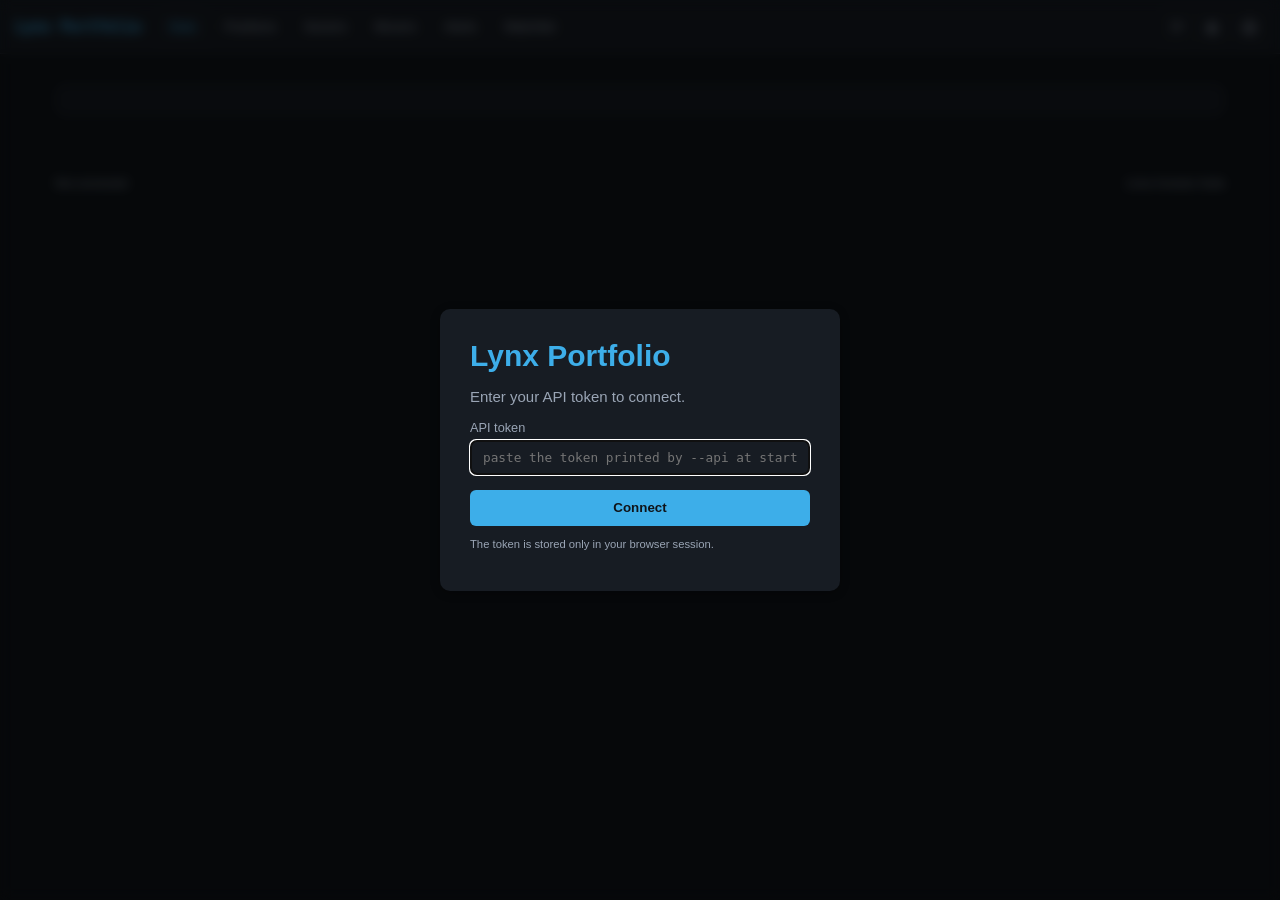
<file: lynx_portfolio/web/index.html>
<!DOCTYPE html>
<html lang="en">
<head>
  <meta charset="UTF-8">
  <meta name="viewport" content="width=device-width, initial-scale=1.0">
  <title>Lynx Portfolio Dashboard</title>
  <link rel="stylesheet" href="app.css">
</head>
<body>
  <!-- ─────────────────────────────── Login overlay ─ -->
  <div id="login-overlay" class="overlay hidden">
    <div class="login-card">
      <h1>Lynx Portfolio</h1>
      <p class="subtle">Enter your API token to connect.</p>
      <label for="token-input">API token</label>
      <input type="password" id="token-input" autocomplete="off"
             placeholder="paste the token printed by --api at startup">
      <button id="login-btn">Connect</button>
      <p class="hint">The token is stored only in your browser session.</p>
    </div>
  </div>

  <!-- ─────────────────────────────── Main app ─ -->
  <header>
    <h1>Lynx Portfolio</h1>
    <nav>
      <button data-tab="stats" class="tab active">Stats</button>
      <button data-tab="positions" class="tab">Positions</button>
      <button data-tab="sectors" class="tab">Sectors</button>
      <button data-tab="movers" class="tab">Movers</button>
      <button data-tab="alerts" class="tab">Alerts</button>
      <button data-tab="watchlist" class="tab">Watchlist</button>
    </nav>
    <div class="actions">
      <button id="refresh-btn" title="Refresh">⟳</button>
      <button id="theme-btn" title="Cycle theme">◐</button>
      <button id="logout-btn" title="Forget token">⏻</button>
    </div>
  </header>

  <main>
    <!-- ───── Summary stats -->
    <section id="panel-stats" class="panel active">
      <div class="grid-cards" id="stats-cards"></div>
      <div class="spark-strip" id="spark-strip"></div>
    </section>

    <!-- ───── Positions -->
    <section id="panel-positions" class="panel">
      <div class="table-wrap">
        <table id="positions-table">
          <thead>
            <tr>
              <th>Ticker</th><th>Name</th><th class="num">Shares</th>
              <th class="num">Price</th><th class="num">Value (€)</th>
              <th class="num">PnL</th><th class="num">PnL %</th>
            </tr>
          </thead>
          <tbody></tbody>
        </table>
      </div>
    </section>

    <!-- ───── Sectors -->
    <section id="panel-sectors" class="panel">
      <div class="table-wrap">
        <table id="sectors-table">
          <thead>
            <tr><th>Sector</th><th class="num">Positions</th>
                <th class="num">Value (€)</th><th class="num">%</th>
                <th class="bar-col">Allocation</th></tr>
          </thead>
          <tbody></tbody>
        </table>
      </div>
    </section>

    <!-- ───── Movers -->
    <section id="panel-movers" class="panel">
      <div class="two-col">
        <div>
          <h3 class="positive">Top gainers</h3>
          <table class="movers-table" id="gainers-table">
            <thead><tr><th>Ticker</th><th>Name</th><th class="num">Change</th></tr></thead>
            <tbody></tbody>
          </table>
        </div>
        <div>
          <h3 class="negative">Top losers</h3>
          <table class="movers-table" id="losers-table">
            <thead><tr><th>Ticker</th><th>Name</th><th class="num">Change</th></tr></thead>
            <tbody></tbody>
          </table>
        </div>
      </div>
    </section>

    <!-- ───── Alerts -->
    <section id="panel-alerts" class="panel">
      <div class="table-wrap">
        <table id="alerts-table">
          <thead>
            <tr><th>Severity</th><th>Kind</th><th>Ticker</th><th>Message</th></tr>
          </thead>
          <tbody></tbody>
        </table>
      </div>
    </section>

    <!-- ───── Watchlist -->
    <section id="panel-watchlist" class="panel">
      <div class="add-watch">
        <input type="text" id="watch-input" placeholder="TICKER">
        <button id="watch-add-btn">Watch</button>
      </div>
      <div class="table-wrap">
        <table id="watch-table">
          <thead>
            <tr><th>List</th><th>Ticker</th><th>Note</th><th></th></tr>
          </thead>
          <tbody></tbody>
        </table>
      </div>
    </section>
  </main>

  <footer>
    <span id="last-sync" class="subtle">Not connected</span>
    <span class="subtle">Lince Investor Suite</span>
  </footer>

  <script src="app.js"></script>
</body>
</html>
</file>
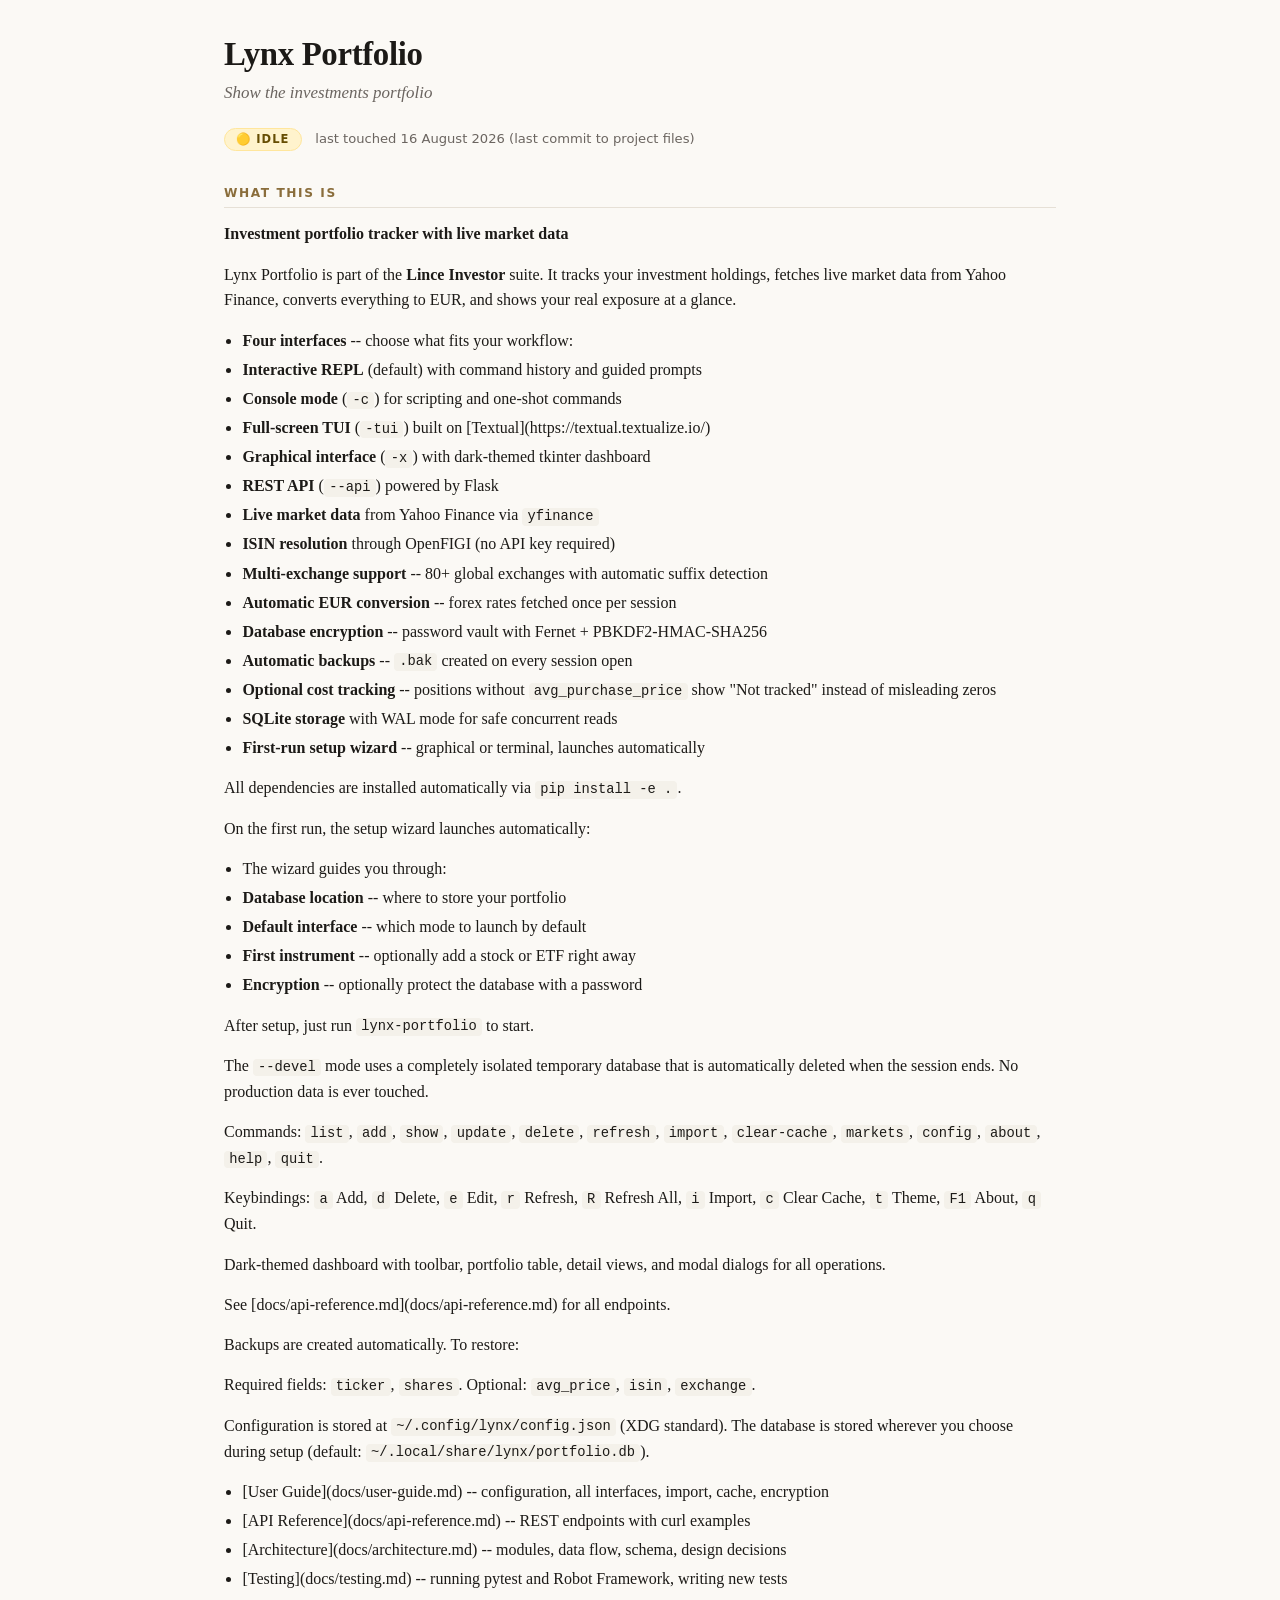
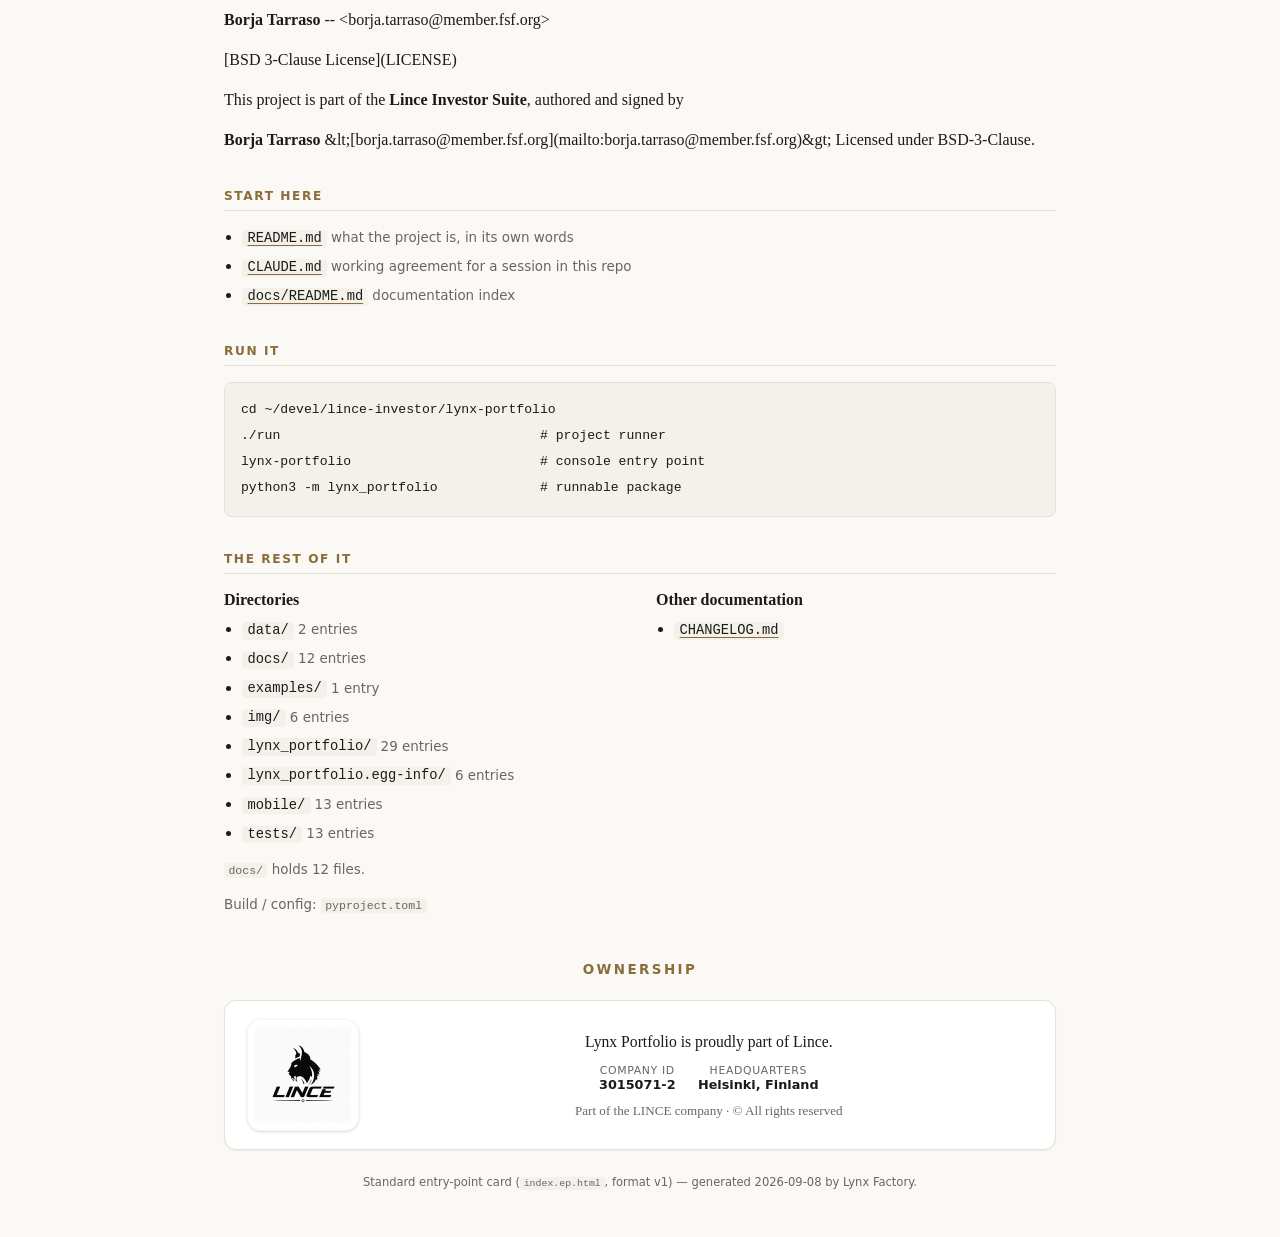
<file: index.ep.html>
<!doctype html>
<html lang="en">
<head>
<meta charset="utf-8">
<meta name="viewport" content="width=device-width, initial-scale=1">
<title>Lynx Portfolio — entry point</title>
<meta name="lynx-ep-version" content="1">
<meta name="lynx-ep-project" content="lynx-portfolio">
<meta name="lynx-ep-status" content="IDLE">
<style>
  :root {
    --ink:#1c1a17; --muted:#6b6560; --line:#e6e0d6; --bg:#fbf9f5;
    --panel:#fff; --accent:#8a6d3b; --code-bg:#f4f1ea;
  }
  @media (prefers-color-scheme: dark) {
    :root { --ink:#e8e4dd; --muted:#a09a92; --line:#332f2a; --bg:#16150f;
             --panel:#1e1c17; --accent:#c9a227; --code-bg:#232019; }
  }
  * { box-sizing:border-box; }
  body { margin:0; padding:2.2rem 1.2rem 3rem; background:var(--bg); color:var(--ink);
    font:16px/1.62 ui-serif,Georgia,"Times New Roman",serif; }
  main { max-width:52rem; margin:0 auto; }
  h1 { font-size:2.05rem; line-height:1.18; margin:0 0 .35rem; letter-spacing:-.01em; }
  .subtitle { font-size:1.06rem; color:var(--muted); margin:0 0 1.1rem; font-style:italic; }
  .status { display:inline-flex; align-items:center; gap:.5rem; padding:.28rem .7rem;
    border-radius:999px; font:600 .72rem/1 ui-sans-serif,system-ui,sans-serif;
    letter-spacing:.09em; text-transform:uppercase;
    color:#664d03; background:#fff3cd; border:1px solid #ffe69c; }
  .touched { font:400 .82rem/1 ui-sans-serif,system-ui,sans-serif; color:var(--muted);
    margin-left:.6rem; }
  h2 { font:600 .76rem/1 ui-sans-serif,system-ui,sans-serif; letter-spacing:.13em;
    text-transform:uppercase; color:var(--accent); margin:2.3rem 0 .8rem;
    padding-bottom:.5rem; border-bottom:1px solid var(--line); }
  p { margin:0 0 .9rem; }
  ul { margin:0 0 .9rem; padding-left:1.15rem; }
  li { margin:.2rem 0; }
  code { font:0.86em ui-monospace,SFMono-Regular,Menlo,monospace;
    background:var(--code-bg); padding:.1em .38em; border-radius:4px; }
  pre { background:var(--code-bg); border:1px solid var(--line); border-radius:8px;
    padding:.9rem 1rem; overflow-x:auto; }
  pre code { background:none; padding:0; font-size:.82rem; line-height:1.7; }
  a { color:inherit; text-decoration-color:var(--accent); text-underline-offset:3px; }
  .why { color:var(--muted); font:400 .84rem/1.5 ui-sans-serif,system-ui,sans-serif; }
  .muted { color:var(--muted); }
  .cols { display:grid; grid-template-columns:repeat(auto-fit,minmax(15rem,1fr)); gap:0 2rem; }

  /* Ownership — mirrors the portal About page (.lince-attrib in portal.css). */
  .own-h { text-align:center; font:600 .84rem/1 ui-sans-serif,system-ui,sans-serif;
    letter-spacing:.18em; text-transform:uppercase; color:var(--accent);
    margin:3rem 0 1rem; border:0; }
  .attrib { display:flex; flex-wrap:wrap; align-items:center; justify-content:center;
    gap:1rem 1.6rem; border:1px solid var(--line); border-radius:12px;
    background:var(--panel); padding:1.1rem 1.4rem;
    box-shadow:0 1px 2px rgba(0,0,0,.06); text-align:center; }
  .plate { display:inline-flex; align-items:center; justify-content:center; padding:.5rem;
    background:#fff; border-radius:14px;
    box-shadow:0 1px 3px rgba(0,0,0,.14), inset 0 0 0 1px rgba(0,0,0,.04); }
  .plate img { display:block; width:96px; height:96px; object-fit:contain; }
  .attrib-body { flex:1 1 240px; min-width:220px; }
  .attrib-note { margin:0 0 .55rem; font-size:.98rem; }
  .facts { display:flex; flex-wrap:wrap; justify-content:center; gap:.3rem 1.4rem;
    margin:0 0 .45rem; font:.8rem ui-sans-serif,system-ui,sans-serif; }
  .facts > div { display:flex; flex-direction:column; gap:.05rem; }
  .facts dt { color:var(--muted); text-transform:uppercase; letter-spacing:.06em;
    font-size:.68rem; }
  .facts dd { margin:0; font-weight:600; }
  .attrib-line { margin:0; font-size:.82rem; color:var(--muted); }
  footer { margin-top:1.6rem; text-align:center; font:.72rem ui-sans-serif,system-ui,sans-serif;
    color:var(--muted); }
</style>
</head>
<body>
<main>
  <h1>Lynx Portfolio</h1>
  <p class="subtitle">Show the investments portfolio</p>
  <p>
    <span class="status">🟡 IDLE</span>
    <span class="touched">last touched 16 August 2026 (last commit to project files)</span>
  </p>

  <h2>What this is</h2>
    <p><strong>Investment portfolio tracker with live market data</strong></p>
    <p>Lynx Portfolio is part of the <strong>Lince Investor</strong> suite. It tracks your investment holdings, fetches live market data from Yahoo Finance, converts everything to EUR, and shows your real exposure at a glance.</p>
    <ul>
      <li><strong>Four interfaces</strong> -- choose what fits your workflow:</li>
      <li><strong>Interactive REPL</strong> (default) with command history and guided prompts</li>
      <li><strong>Console mode</strong> (<code>-c</code>) for scripting and one-shot commands</li>
      <li><strong>Full-screen TUI</strong> (<code>-tui</code>) built on [Textual](https://textual.textualize.io/)</li>
      <li><strong>Graphical interface</strong> (<code>-x</code>) with dark-themed tkinter dashboard</li>
      <li><strong>REST API</strong> (<code>--api</code>) powered by Flask</li>
      <li><strong>Live market data</strong> from Yahoo Finance via <code>yfinance</code></li>
      <li><strong>ISIN resolution</strong> through OpenFIGI (no API key required)</li>
      <li><strong>Multi-exchange support</strong> -- 80+ global exchanges with automatic suffix detection</li>
      <li><strong>Automatic EUR conversion</strong> -- forex rates fetched once per session</li>
      <li><strong>Database encryption</strong> -- password vault with Fernet + PBKDF2-HMAC-SHA256</li>
      <li><strong>Automatic backups</strong> -- <code>.bak</code> created on every session open</li>
      <li><strong>Optional cost tracking</strong> -- positions without <code>avg_purchase_price</code> show &quot;Not tracked&quot; instead of misleading zeros</li>
      <li><strong>SQLite storage</strong> with WAL mode for safe concurrent reads</li>
      <li><strong>First-run setup wizard</strong> -- graphical or terminal, launches automatically</li>
    </ul>
    <p>All dependencies are installed automatically via <code>pip install -e .</code>.</p>
    <p>On the first run, the setup wizard launches automatically:</p>
    <ul>
      <li>The wizard guides you through:</li>
      <li><strong>Database location</strong> -- where to store your portfolio</li>
      <li><strong>Default interface</strong> -- which mode to launch by default</li>
      <li><strong>First instrument</strong> -- optionally add a stock or ETF right away</li>
      <li><strong>Encryption</strong> -- optionally protect the database with a password</li>
    </ul>
    <p>After setup, just run <code>lynx-portfolio</code> to start.</p>
    <p>The <code>--devel</code> mode uses a completely isolated temporary database that is automatically deleted when the session ends. No production data is ever touched.</p>
    <p>Commands: <code>list</code>, <code>add</code>, <code>show</code>, <code>update</code>, <code>delete</code>, <code>refresh</code>, <code>import</code>, <code>clear-cache</code>, <code>markets</code>, <code>config</code>, <code>about</code>, <code>help</code>, <code>quit</code>.</p>
    <p>Keybindings: <code>a</code> Add, <code>d</code> Delete, <code>e</code> Edit, <code>r</code> Refresh, <code>R</code> Refresh All, <code>i</code> Import, <code>c</code> Clear Cache, <code>t</code> Theme, <code>F1</code> About, <code>q</code> Quit.</p>
    <p>Dark-themed dashboard with toolbar, portfolio table, detail views, and modal dialogs for all operations.</p>
    <p>See [docs/api-reference.md](docs/api-reference.md) for all endpoints.</p>
    <p>Backups are created automatically. To restore:</p>
    <p>Required fields: <code>ticker</code>, <code>shares</code>. Optional: <code>avg_price</code>, <code>isin</code>, <code>exchange</code>.</p>
    <p>Configuration is stored at <code>~/.config/lynx/config.json</code> (XDG standard). The database is stored wherever you choose during setup (default: <code>~/.local/share/lynx/portfolio.db</code>).</p>
    <ul>
      <li>[User Guide](docs/user-guide.md) -- configuration, all interfaces, import, cache, encryption</li>
      <li>[API Reference](docs/api-reference.md) -- REST endpoints with curl examples</li>
      <li>[Architecture](docs/architecture.md) -- modules, data flow, schema, design decisions</li>
      <li>[Testing](docs/testing.md) -- running pytest and Robot Framework, writing new tests</li>
    </ul>
    <p><strong>Borja Tarraso</strong> -- &lt;borja.tarraso@member.fsf.org&gt;</p>
    <p>[BSD 3-Clause License](LICENSE)</p>
    <p>This project is part of the <strong>Lince Investor Suite</strong>, authored and signed by</p>
    <p><strong>Borja Tarraso</strong> &amp;lt;[borja.tarraso@member.fsf.org](mailto:borja.tarraso@member.fsf.org)&amp;gt; Licensed under BSD-3-Clause.</p>

  <h2>Start here</h2>
  <ul>
    <li><a href="README.md"><code>README.md</code></a> <span class="why">what the project is, in its own words</span></li>
    <li><a href="CLAUDE.md"><code>CLAUDE.md</code></a> <span class="why">working agreement for a session in this repo</span></li>
    <li><a href="docs/README.md"><code>docs/README.md</code></a> <span class="why">documentation index</span></li>
  </ul>

  <h2>Run it</h2>
  <pre><code>cd ~/devel/lince-investor/lynx-portfolio
./run                                 # project runner
lynx-portfolio                        # console entry point
python3 -m lynx_portfolio             # runnable package</code></pre>

  <h2>The rest of it</h2>
  <div class="cols">
    <div><strong>Directories</strong><ul>      <li><code>data/</code> <span class="why">2 entries</span></li>
      <li><code>docs/</code> <span class="why">12 entries</span></li>
      <li><code>examples/</code> <span class="why">1 entry</span></li>
      <li><code>img/</code> <span class="why">6 entries</span></li>
      <li><code>lynx_portfolio/</code> <span class="why">29 entries</span></li>
      <li><code>lynx_portfolio.egg-info/</code> <span class="why">6 entries</span></li>
      <li><code>mobile/</code> <span class="why">13 entries</span></li>
      <li><code>tests/</code> <span class="why">13 entries</span></li></ul></div>
    <div><strong>Other documentation</strong><ul>      <li><a href="CHANGELOG.md"><code>CHANGELOG.md</code></a></li></ul></div>
  </div>
  <p class="why"><code>docs/</code> holds 12 files.</p>
  <p class="why">Build / config: <code>pyproject.toml</code></p>

  <h2 class="own-h">Ownership</h2>
  <div class="attrib">
    <span class="plate"><img src="[data-uri]" alt="Lince" width="96" height="96"></span>
    <div class="attrib-body">
      <p class="attrib-note">Lynx Portfolio is proudly part of Lince.</p>
      <dl class="facts">
        <div><dt>Company ID</dt><dd>3015071-2</dd></div>
        <div><dt>Headquarters</dt><dd>Helsinki, Finland</dd></div>
      </dl>
      <p class="attrib-line">Part of the LINCE company · © All rights reserved</p>
    </div>
  </div>

  <footer>
    Standard entry-point card (<code>index.ep.html</code>, format v1) —
    generated 2026-09-08 by Lynx Factory.
  </footer>
</main>
</body>
</html>
</file>
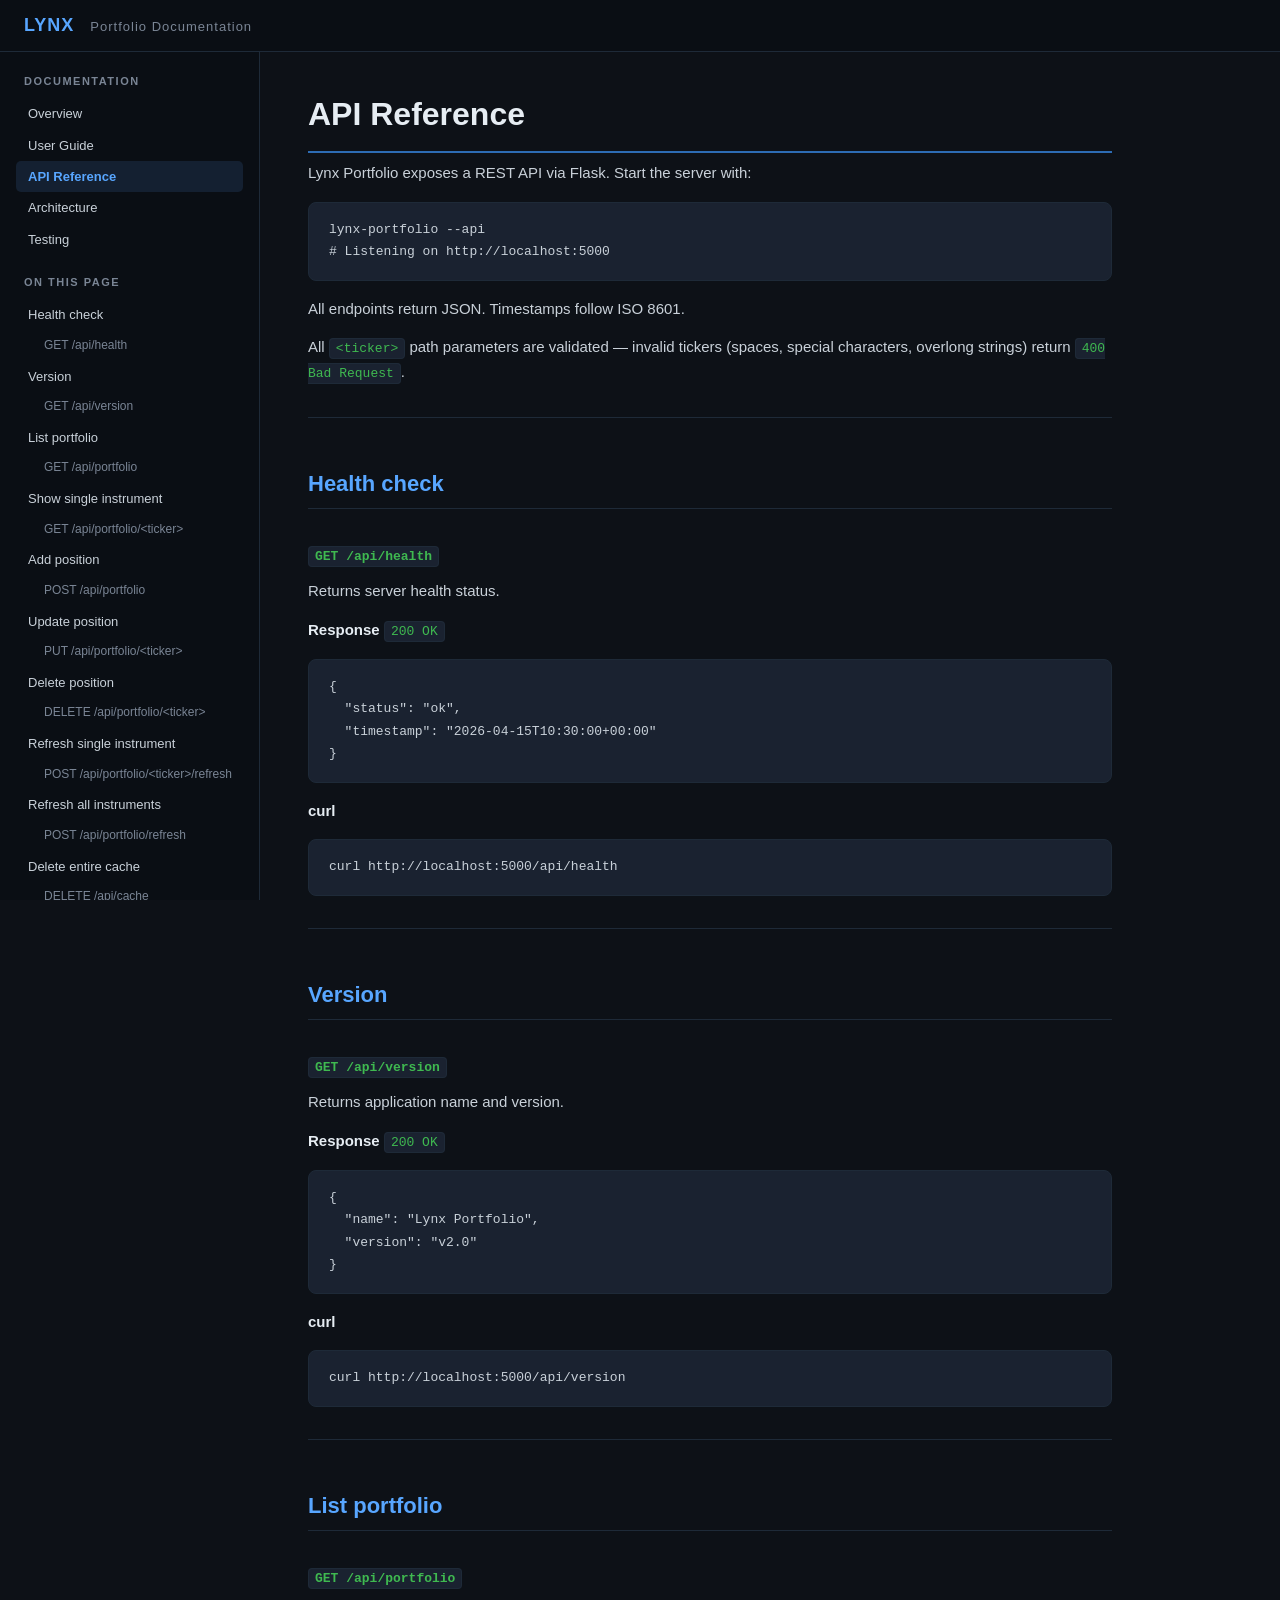
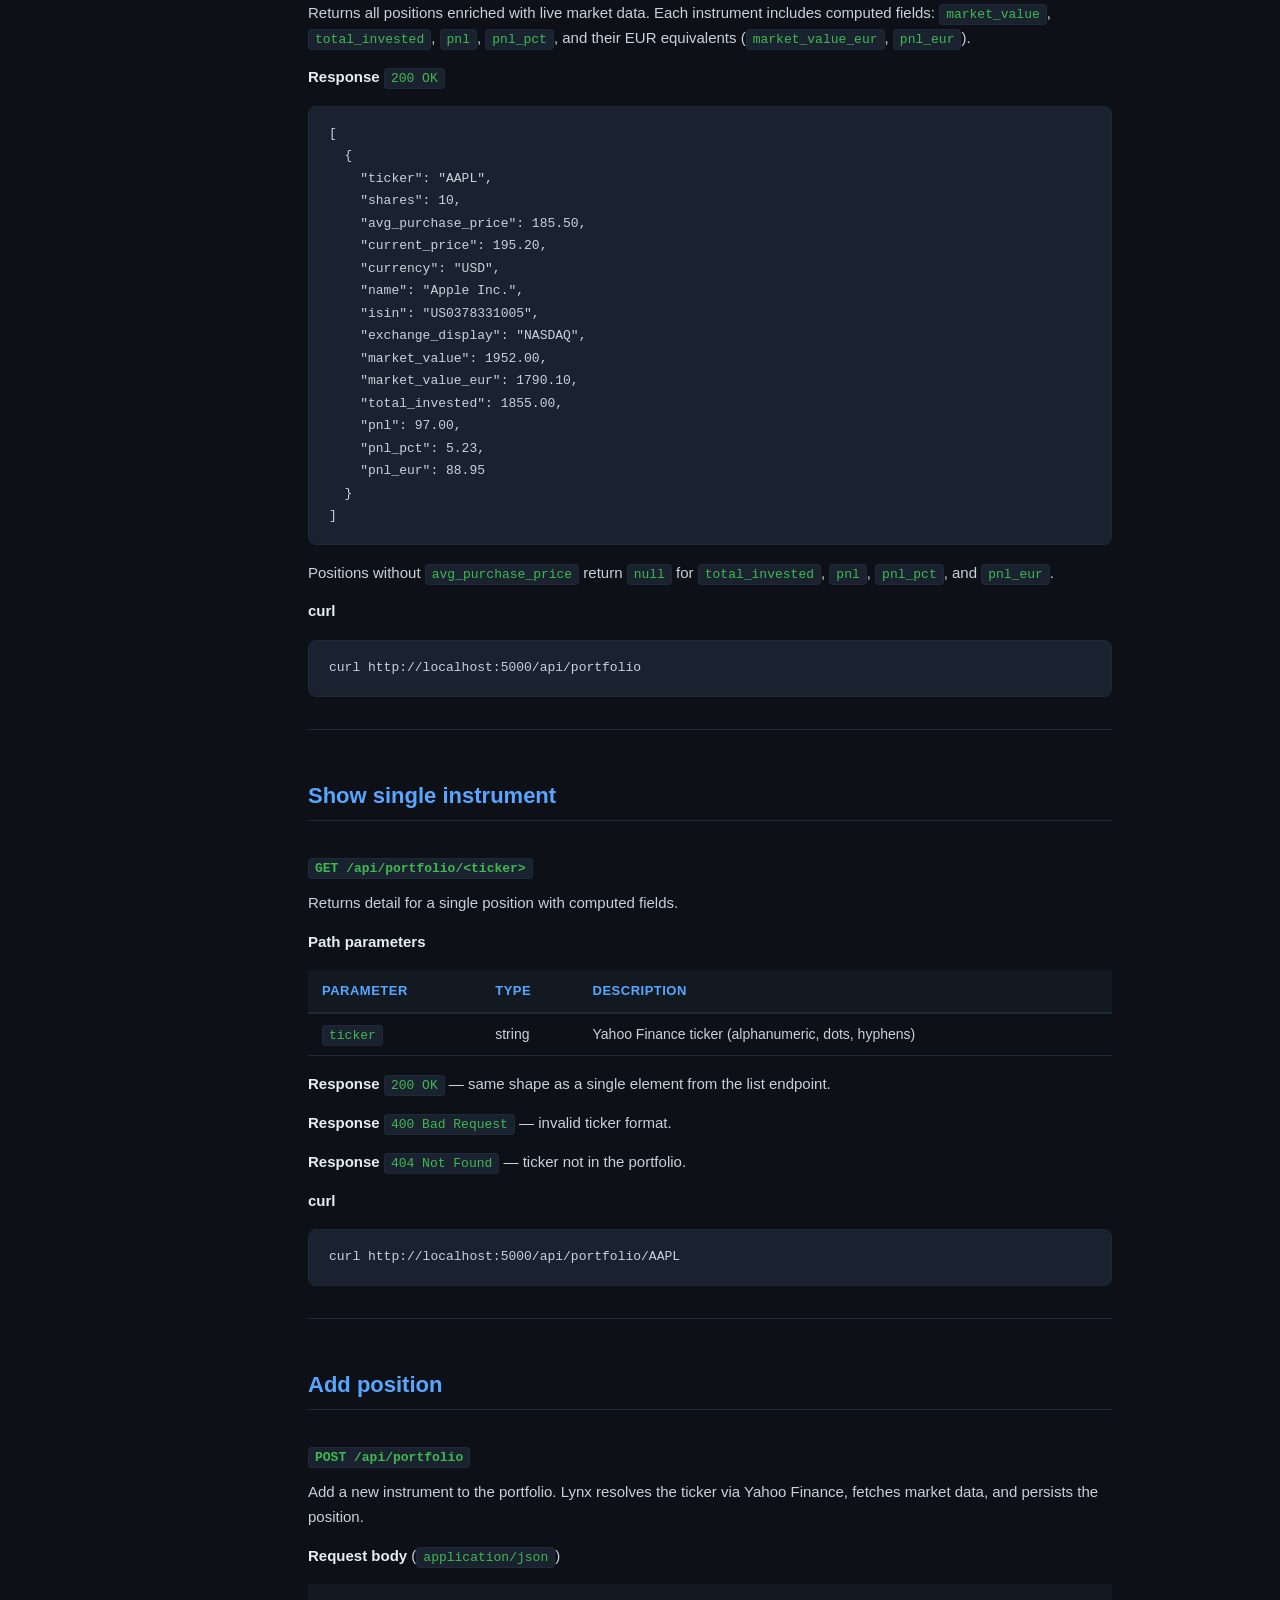
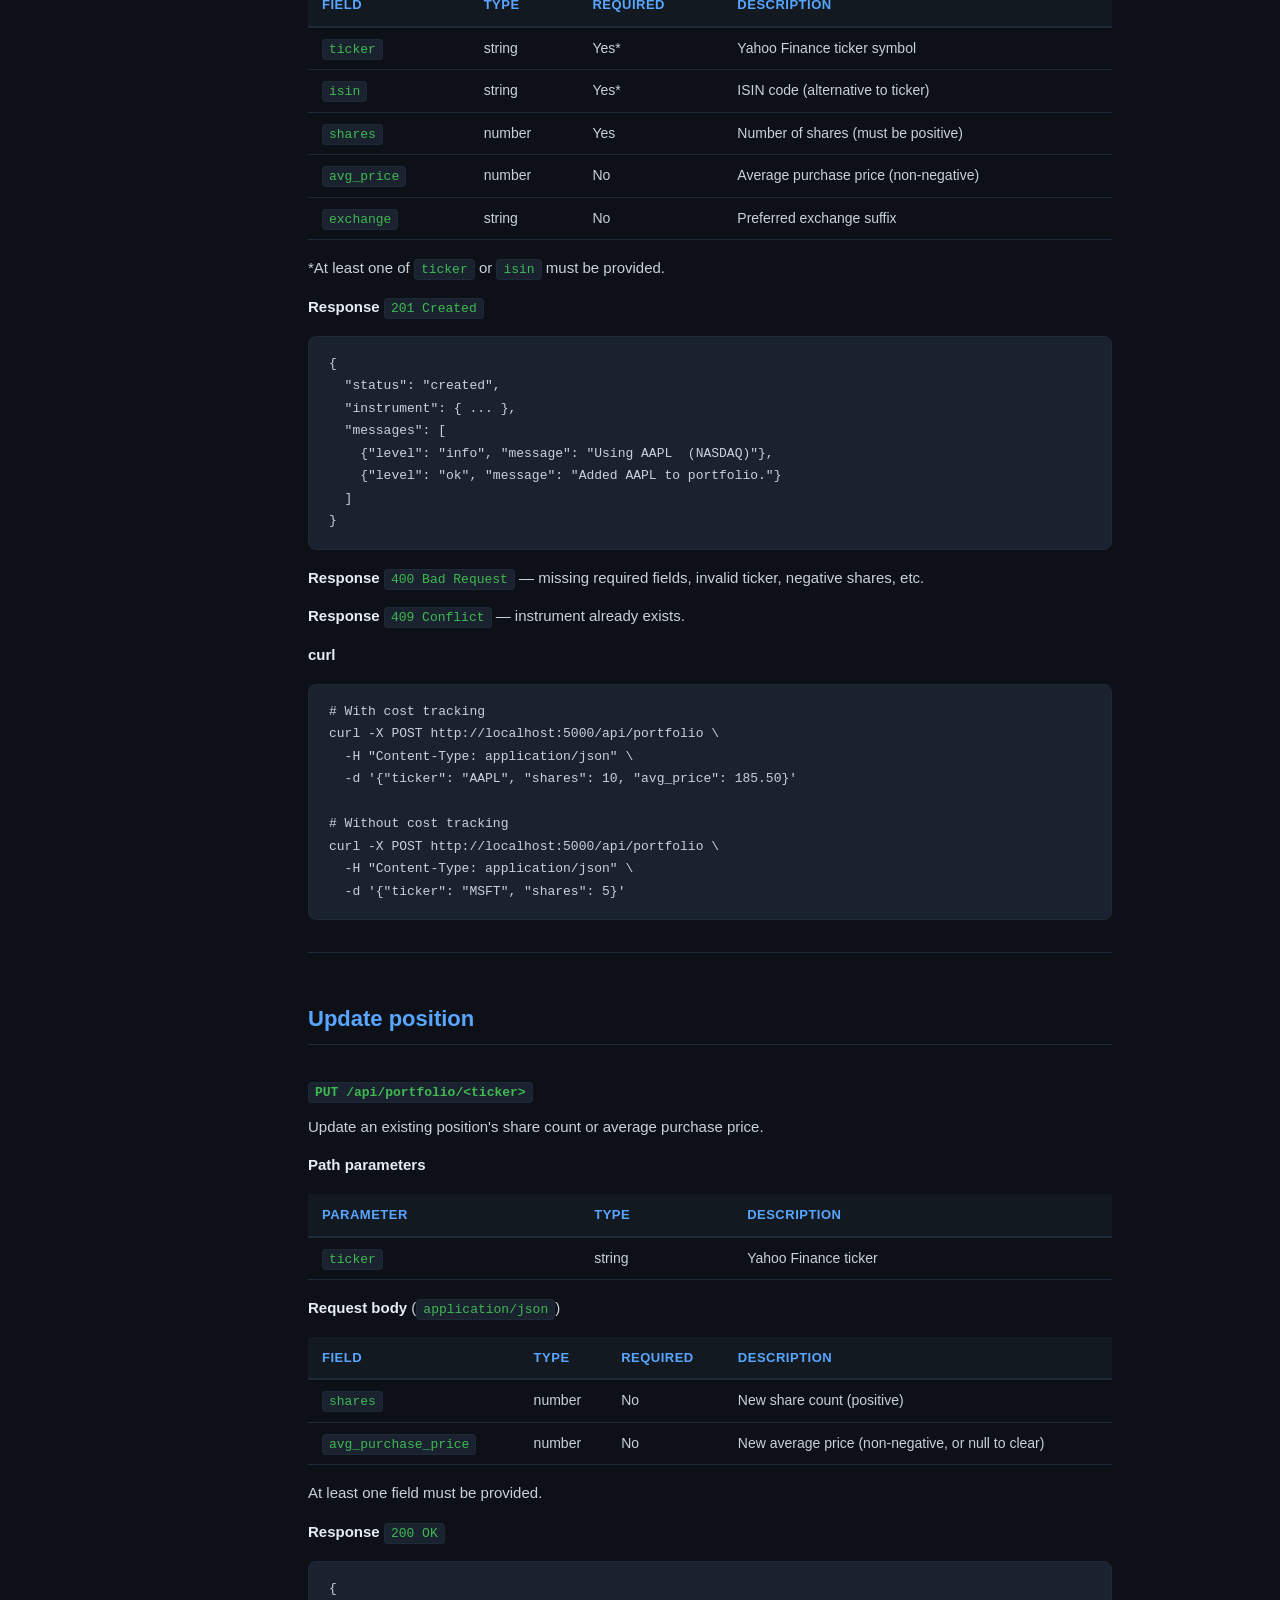
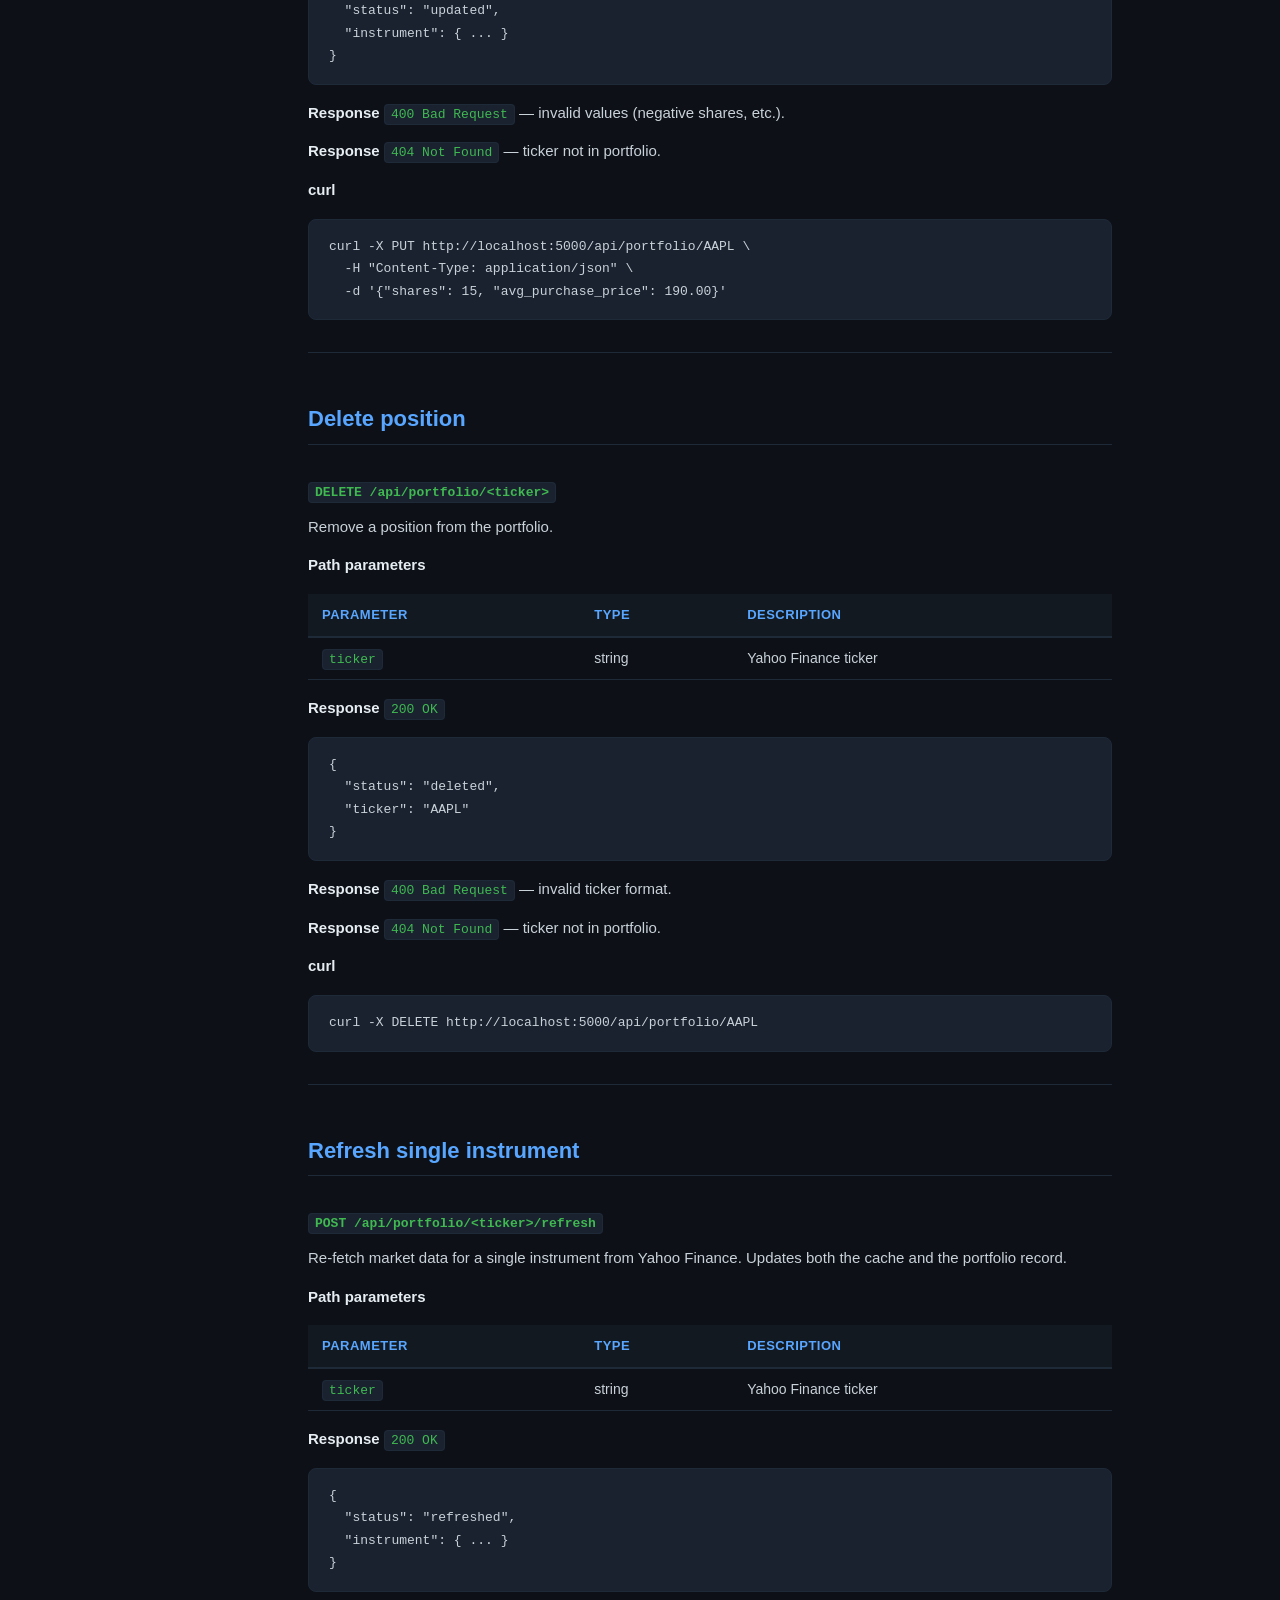
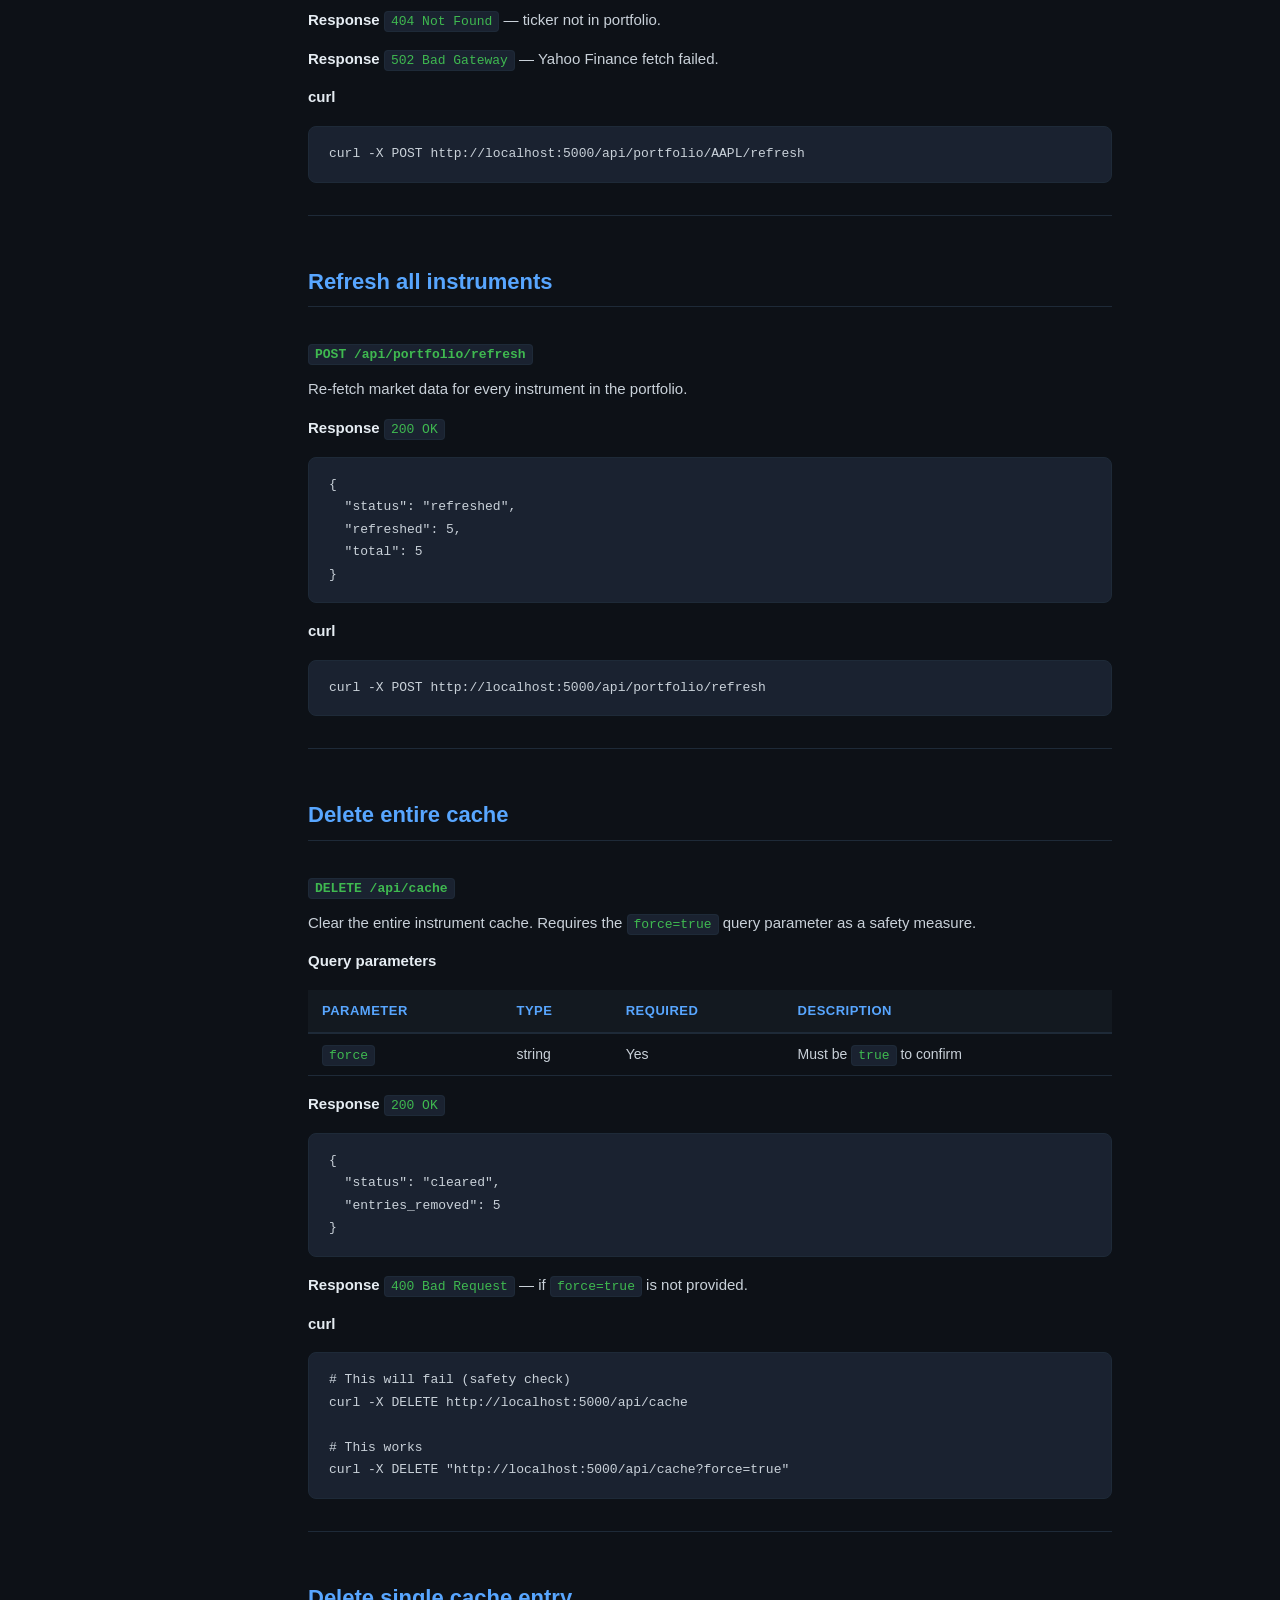
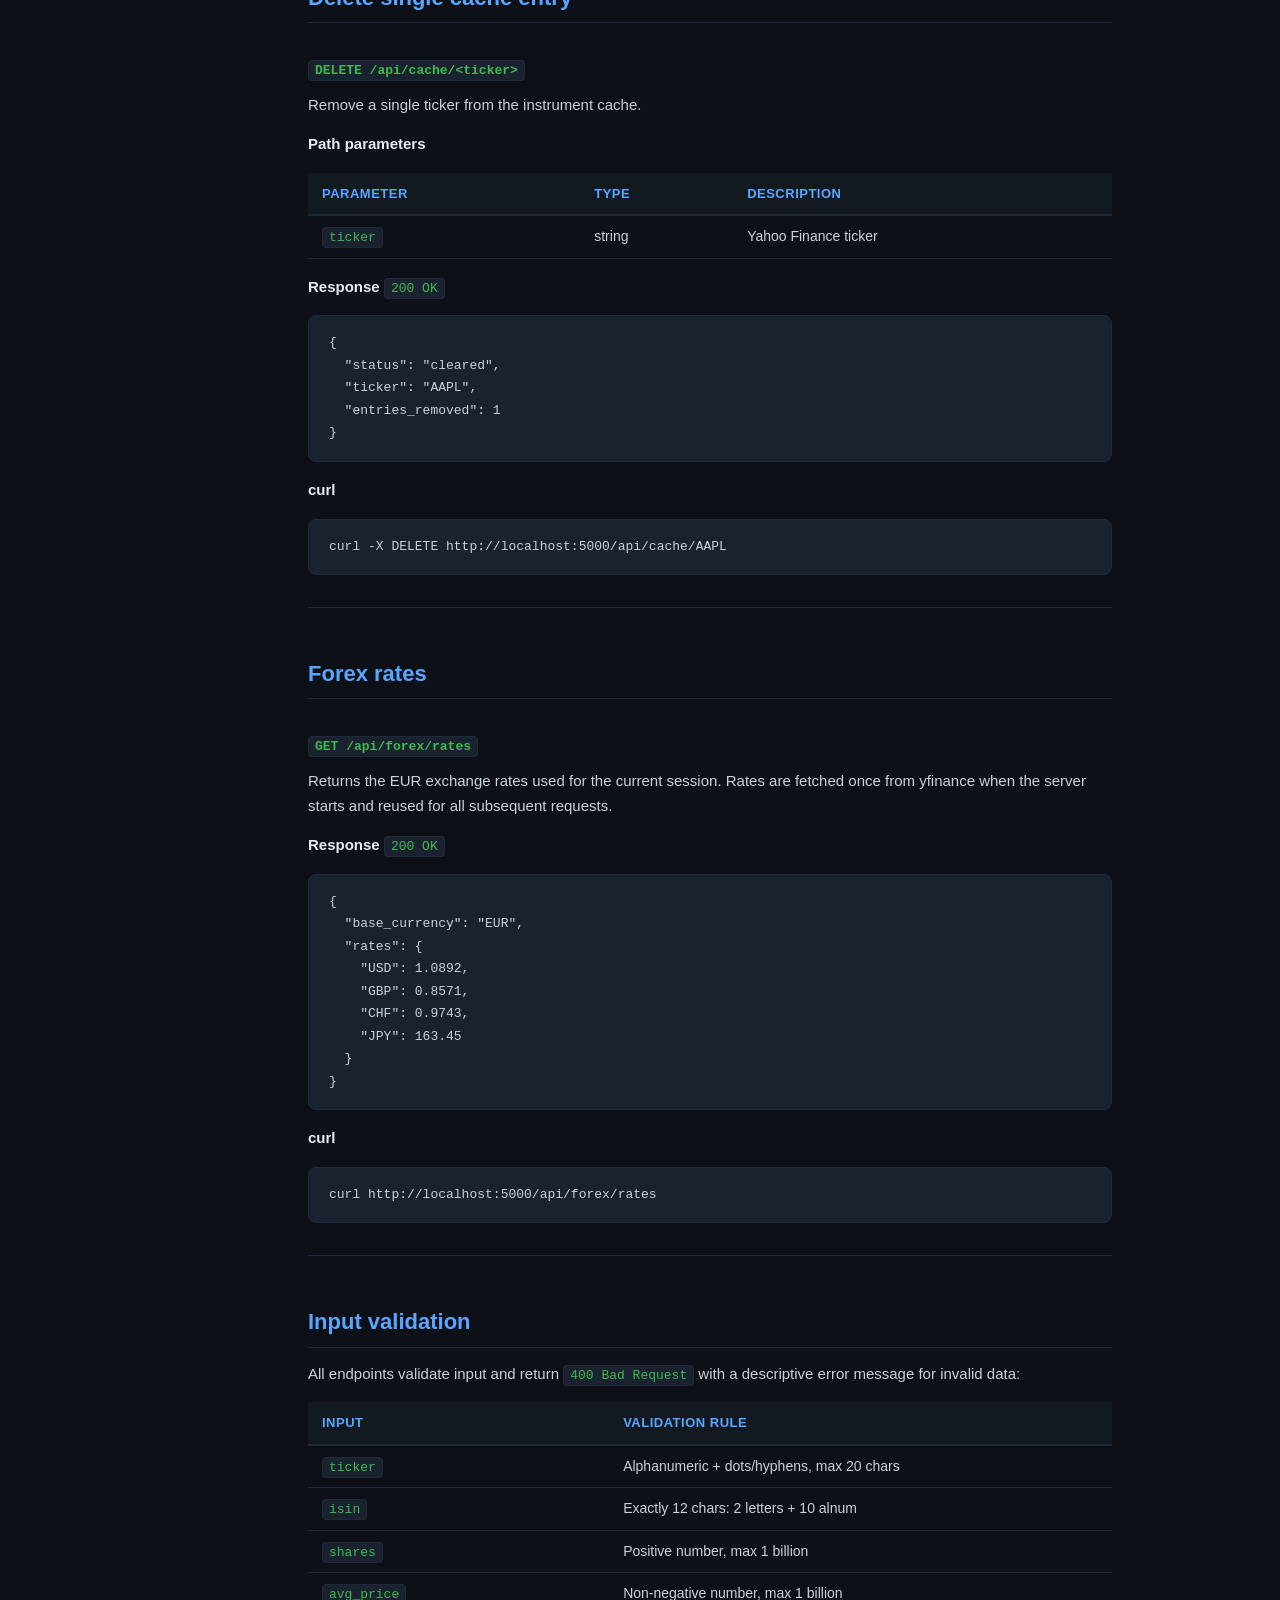
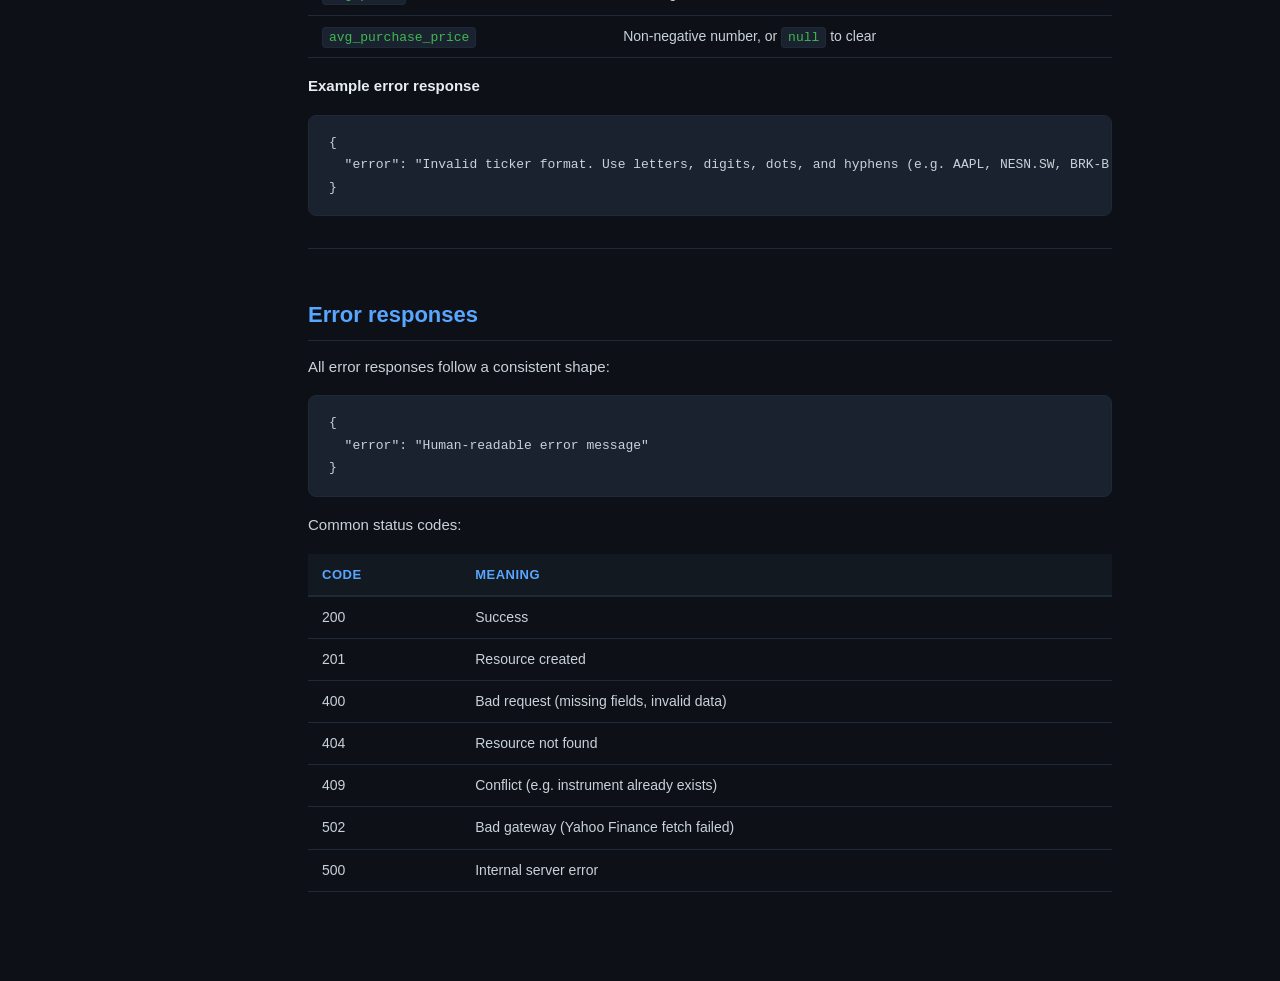
<file: docs/api-reference.html>
<!DOCTYPE html>
<html lang="en">
<head>
<meta charset="UTF-8">
<meta name="viewport" content="width=device-width, initial-scale=1.0">
<title>API Reference — Lynx Portfolio</title>
<style>
/* ── Reset & base ──────────────────────────────────────────────── */
*, *::before, *::after { box-sizing: border-box; margin: 0; padding: 0; }

:root {
  --bg:          #0d1117;
  --bg-sidebar:  #0a0e14;
  --bg-card:     #131920;
  --bg-code:     #1a2230;
  --border:      #1e2a38;
  --fg:          #c9d1d9;
  --fg-dim:      #7a8595;
  --fg-heading:  #e6edf3;
  --accent:      #58a6ff;
  --accent-dim:  #2d6cb4;
  --green:       #3fb950;
  --yellow:      #d29922;
  --red:         #f85149;
  --purple:      #bc8cff;
  --sidebar-w:   260px;
}

html { scroll-behavior: smooth; }
body {
  font-family: -apple-system, BlinkMacSystemFont, "Segoe UI", Helvetica, Arial, sans-serif;
  background: var(--bg);
  color: var(--fg);
  line-height: 1.65;
  font-size: 15px;
}

/* ── Top bar ───────────────────────────────────────────────────── */
.topbar {
  position: fixed;
  top: 0; left: 0; right: 0;
  height: 52px;
  background: var(--bg-sidebar);
  border-bottom: 1px solid var(--border);
  display: flex;
  align-items: center;
  padding: 0 24px;
  z-index: 100;
}
.topbar .logo {
  font-size: 18px;
  font-weight: 700;
  color: var(--accent);
  letter-spacing: 1px;
}
.topbar .logo span {
  color: var(--fg-dim);
  font-weight: 400;
  font-size: 13px;
  margin-left: 10px;
}

/* ── Sidebar ───────────────────────────────────────────────────── */
.sidebar {
  position: fixed;
  top: 52px;
  left: 0;
  bottom: 0;
  width: var(--sidebar-w);
  background: var(--bg-sidebar);
  border-right: 1px solid var(--border);
  overflow-y: auto;
  padding: 20px 0;
  z-index: 90;
}
.sidebar::-webkit-scrollbar { width: 4px; }
.sidebar::-webkit-scrollbar-thumb { background: var(--border); border-radius: 4px; }

.sidebar .nav-section {
  padding: 0 16px;
  margin-bottom: 18px;
}
.sidebar .nav-section-title {
  font-size: 11px;
  font-weight: 600;
  text-transform: uppercase;
  letter-spacing: 1.5px;
  color: var(--fg-dim);
  margin-bottom: 8px;
  padding-left: 8px;
}
.sidebar a {
  display: block;
  padding: 5px 8px 5px 12px;
  color: var(--fg);
  text-decoration: none;
  font-size: 13px;
  border-radius: 5px;
  transition: background 0.15s, color 0.15s;
}
.sidebar a:hover {
  background: rgba(88, 166, 255, 0.08);
  color: var(--accent);
}
.sidebar a.active {
  background: rgba(88, 166, 255, 0.12);
  color: var(--accent);
  font-weight: 600;
}
.sidebar a.toc-h3 {
  padding-left: 28px;
  font-size: 12px;
  color: var(--fg-dim);
}
.sidebar a.toc-h3:hover {
  color: var(--accent);
}

/* ── Main content ──────────────────────────────────────────────── */
.content {
  margin-left: var(--sidebar-w);
  margin-top: 52px;
  padding: 36px 48px 80px;
  max-width: 900px;
}

/* ── Typography ────────────────────────────────────────────────── */
h1 {
  font-size: 32px;
  font-weight: 700;
  color: var(--fg-heading);
  margin-bottom: 8px;
  padding-bottom: 10px;
  border-bottom: 2px solid var(--accent-dim);
}
h2 {
  font-size: 22px;
  font-weight: 600;
  color: var(--accent);
  margin-top: 48px;
  margin-bottom: 14px;
  padding-bottom: 6px;
  border-bottom: 1px solid var(--border);
}
h3 {
  font-size: 17px;
  font-weight: 600;
  color: var(--purple);
  margin-top: 32px;
  margin-bottom: 10px;
}
h4 {
  font-size: 15px;
  font-weight: 600;
  color: var(--yellow);
  margin-top: 24px;
  margin-bottom: 8px;
}

p { margin-bottom: 14px; }

a { color: var(--accent); text-decoration: none; }
a:hover { text-decoration: underline; }

strong { color: var(--fg-heading); }

/* ── Lists ─────────────────────────────────────────────────────── */
ul, ol {
  margin: 0 0 16px 24px;
}
li {
  margin-bottom: 4px;
}
li > ul, li > ol {
  margin-top: 4px;
  margin-bottom: 4px;
}

/* ── Code ──────────────────────────────────────────────────────── */
code {
  font-family: "JetBrains Mono", "Fira Code", "Cascadia Code", Consolas, monospace;
  font-size: 13px;
  background: var(--bg-code);
  color: var(--green);
  padding: 2px 6px;
  border-radius: 4px;
  border: 1px solid var(--border);
}

pre {
  background: var(--bg-code);
  border: 1px solid var(--border);
  border-radius: 8px;
  padding: 16px 20px;
  overflow-x: auto;
  margin: 16px 0;
  line-height: 1.5;
}
pre code {
  background: none;
  border: none;
  padding: 0;
  color: var(--fg);
  font-size: 13px;
}

/* ── Tables ────────────────────────────────────────────────────── */
table {
  width: 100%;
  border-collapse: collapse;
  margin: 16px 0;
  font-size: 14px;
}
thead {
  background: var(--bg-card);
}
th {
  text-align: left;
  padding: 10px 14px;
  font-weight: 600;
  color: var(--accent);
  border-bottom: 2px solid var(--border);
  font-size: 13px;
  text-transform: uppercase;
  letter-spacing: 0.5px;
}
td {
  padding: 9px 14px;
  border-bottom: 1px solid var(--border);
}
tr:hover {
  background: rgba(88, 166, 255, 0.04);
}

/* ── Blockquote ────────────────────────────────────────────────── */
blockquote {
  border-left: 3px solid var(--accent-dim);
  margin: 16px 0;
  padding: 12px 20px;
  background: var(--bg-card);
  border-radius: 0 8px 8px 0;
  color: var(--fg-dim);
}

/* ── Horizontal rule ───────────────────────────────────────────── */
hr {
  border: none;
  border-top: 1px solid var(--border);
  margin: 32px 0;
}

/* ── Responsive ────────────────────────────────────────────────── */
@media (max-width: 800px) {
  .sidebar { display: none; }
  .content { margin-left: 0; padding: 24px 20px 60px; }
}
</style>
</head>
<body>

<div class="topbar">
  <div class="logo">LYNX <span>Portfolio Documentation</span></div>
</div>

<nav class="sidebar">
  <div class="nav-section">
    <div class="nav-section-title">Documentation</div>
        <a href="README.html">Overview</a>
    <a href="user-guide.html">User Guide</a>
    <a href="api-reference.html" class="active">API Reference</a>
    <a href="architecture.html">Architecture</a>
    <a href="testing.html">Testing</a>
  </div>
  <div class="nav-section">
    <div class="nav-section-title">On this page</div>
        <a href="#health-check" class="">Health check</a>
    <a href="#get-apihealth" class="toc-h3">GET /api/health</a>
    <a href="#version" class="">Version</a>
    <a href="#get-apiversion" class="toc-h3">GET /api/version</a>
    <a href="#list-portfolio" class="">List portfolio</a>
    <a href="#get-apiportfolio" class="toc-h3">GET /api/portfolio</a>
    <a href="#show-single-instrument" class="">Show single instrument</a>
    <a href="#get-apiportfolioticker" class="toc-h3">GET /api/portfolio/&lt;ticker&gt;</a>
    <a href="#add-position" class="">Add position</a>
    <a href="#post-apiportfolio" class="toc-h3">POST /api/portfolio</a>
    <a href="#update-position" class="">Update position</a>
    <a href="#put-apiportfolioticker" class="toc-h3">PUT /api/portfolio/&lt;ticker&gt;</a>
    <a href="#delete-position" class="">Delete position</a>
    <a href="#delete-apiportfolioticker" class="toc-h3">DELETE /api/portfolio/&lt;ticker&gt;</a>
    <a href="#refresh-single-instrument" class="">Refresh single instrument</a>
    <a href="#post-apiportfoliotickerrefresh" class="toc-h3">POST /api/portfolio/&lt;ticker&gt;/refresh</a>
    <a href="#refresh-all-instruments" class="">Refresh all instruments</a>
    <a href="#post-apiportfoliorefresh" class="toc-h3">POST /api/portfolio/refresh</a>
    <a href="#delete-entire-cache" class="">Delete entire cache</a>
    <a href="#delete-apicache" class="toc-h3">DELETE /api/cache</a>
    <a href="#delete-single-cache-entry" class="">Delete single cache entry</a>
    <a href="#delete-apicacheticker" class="toc-h3">DELETE /api/cache/&lt;ticker&gt;</a>
    <a href="#forex-rates" class="">Forex rates</a>
    <a href="#get-apiforexrates" class="toc-h3">GET /api/forex/rates</a>
    <a href="#input-validation" class="">Input validation</a>
    <a href="#error-responses" class="">Error responses</a>
  </div>
</nav>

<main class="content">
<h1 id="api-reference">API Reference</h1>
<p>Lynx Portfolio exposes a REST API via Flask. Start the server with:</p>
<pre><code class="language-bash">lynx-portfolio --api
# Listening on http://localhost:5000
</code></pre>
<p>All endpoints return JSON. Timestamps follow ISO 8601.</p>
<p>All <code>&lt;ticker&gt;</code> path parameters are validated — invalid tickers (spaces,
special characters, overlong strings) return <code>400 Bad Request</code>.</p>
<hr />
<h2 id="health-check">Health check</h2>
<h3 id="get-apihealth"><code>GET /api/health</code></h3>
<p>Returns server health status.</p>
<p><strong>Response</strong> <code>200 OK</code></p>
<pre><code class="language-json">{
  &quot;status&quot;: &quot;ok&quot;,
  &quot;timestamp&quot;: &quot;2026-04-15T10:30:00+00:00&quot;
}
</code></pre>
<p><strong>curl</strong></p>
<pre><code class="language-bash">curl http://localhost:5000/api/health
</code></pre>
<hr />
<h2 id="version">Version</h2>
<h3 id="get-apiversion"><code>GET /api/version</code></h3>
<p>Returns application name and version.</p>
<p><strong>Response</strong> <code>200 OK</code></p>
<pre><code class="language-json">{
  &quot;name&quot;: &quot;Lynx Portfolio&quot;,
  &quot;version&quot;: &quot;v2.0&quot;
}
</code></pre>
<p><strong>curl</strong></p>
<pre><code class="language-bash">curl http://localhost:5000/api/version
</code></pre>
<hr />
<h2 id="list-portfolio">List portfolio</h2>
<h3 id="get-apiportfolio"><code>GET /api/portfolio</code></h3>
<p>Returns all positions enriched with live market data. Each instrument includes
computed fields: <code>market_value</code>, <code>total_invested</code>, <code>pnl</code>, <code>pnl_pct</code>, and their
EUR equivalents (<code>market_value_eur</code>, <code>pnl_eur</code>).</p>
<p><strong>Response</strong> <code>200 OK</code></p>
<pre><code class="language-json">[
  {
    &quot;ticker&quot;: &quot;AAPL&quot;,
    &quot;shares&quot;: 10,
    &quot;avg_purchase_price&quot;: 185.50,
    &quot;current_price&quot;: 195.20,
    &quot;currency&quot;: &quot;USD&quot;,
    &quot;name&quot;: &quot;Apple Inc.&quot;,
    &quot;isin&quot;: &quot;US0378331005&quot;,
    &quot;exchange_display&quot;: &quot;NASDAQ&quot;,
    &quot;market_value&quot;: 1952.00,
    &quot;market_value_eur&quot;: 1790.10,
    &quot;total_invested&quot;: 1855.00,
    &quot;pnl&quot;: 97.00,
    &quot;pnl_pct&quot;: 5.23,
    &quot;pnl_eur&quot;: 88.95
  }
]
</code></pre>
<p>Positions without <code>avg_purchase_price</code> return <code>null</code> for <code>total_invested</code>,
<code>pnl</code>, <code>pnl_pct</code>, and <code>pnl_eur</code>.</p>
<p><strong>curl</strong></p>
<pre><code class="language-bash">curl http://localhost:5000/api/portfolio
</code></pre>
<hr />
<h2 id="show-single-instrument">Show single instrument</h2>
<h3 id="get-apiportfolioticker"><code>GET /api/portfolio/&lt;ticker&gt;</code></h3>
<p>Returns detail for a single position with computed fields.</p>
<p><strong>Path parameters</strong></p>
<table>
<thead>
<tr>
<th>Parameter</th>
<th>Type</th>
<th>Description</th>
</tr>
</thead>
<tbody>
<tr>
<td><code>ticker</code></td>
<td>string</td>
<td>Yahoo Finance ticker (alphanumeric, dots, hyphens)</td>
</tr>
</tbody>
</table>
<p><strong>Response</strong> <code>200 OK</code> — same shape as a single element from the list endpoint.</p>
<p><strong>Response</strong> <code>400 Bad Request</code> — invalid ticker format.</p>
<p><strong>Response</strong> <code>404 Not Found</code> — ticker not in the portfolio.</p>
<p><strong>curl</strong></p>
<pre><code class="language-bash">curl http://localhost:5000/api/portfolio/AAPL
</code></pre>
<hr />
<h2 id="add-position">Add position</h2>
<h3 id="post-apiportfolio"><code>POST /api/portfolio</code></h3>
<p>Add a new instrument to the portfolio. Lynx resolves the ticker via Yahoo
Finance, fetches market data, and persists the position.</p>
<p><strong>Request body</strong> (<code>application/json</code>)</p>
<table>
<thead>
<tr>
<th>Field</th>
<th>Type</th>
<th>Required</th>
<th>Description</th>
</tr>
</thead>
<tbody>
<tr>
<td><code>ticker</code></td>
<td>string</td>
<td>Yes*</td>
<td>Yahoo Finance ticker symbol</td>
</tr>
<tr>
<td><code>isin</code></td>
<td>string</td>
<td>Yes*</td>
<td>ISIN code (alternative to ticker)</td>
</tr>
<tr>
<td><code>shares</code></td>
<td>number</td>
<td>Yes</td>
<td>Number of shares (must be positive)</td>
</tr>
<tr>
<td><code>avg_price</code></td>
<td>number</td>
<td>No</td>
<td>Average purchase price (non-negative)</td>
</tr>
<tr>
<td><code>exchange</code></td>
<td>string</td>
<td>No</td>
<td>Preferred exchange suffix</td>
</tr>
</tbody>
</table>
<p>*At least one of <code>ticker</code> or <code>isin</code> must be provided.</p>
<p><strong>Response</strong> <code>201 Created</code></p>
<pre><code class="language-json">{
  &quot;status&quot;: &quot;created&quot;,
  &quot;instrument&quot;: { ... },
  &quot;messages&quot;: [
    {&quot;level&quot;: &quot;info&quot;, &quot;message&quot;: &quot;Using AAPL  (NASDAQ)&quot;},
    {&quot;level&quot;: &quot;ok&quot;, &quot;message&quot;: &quot;Added AAPL to portfolio.&quot;}
  ]
}
</code></pre>
<p><strong>Response</strong> <code>400 Bad Request</code> — missing required fields, invalid ticker, negative shares, etc.</p>
<p><strong>Response</strong> <code>409 Conflict</code> — instrument already exists.</p>
<p><strong>curl</strong></p>
<pre><code class="language-bash"># With cost tracking
curl -X POST http://localhost:5000/api/portfolio \
  -H &quot;Content-Type: application/json&quot; \
  -d '{&quot;ticker&quot;: &quot;AAPL&quot;, &quot;shares&quot;: 10, &quot;avg_price&quot;: 185.50}'

# Without cost tracking
curl -X POST http://localhost:5000/api/portfolio \
  -H &quot;Content-Type: application/json&quot; \
  -d '{&quot;ticker&quot;: &quot;MSFT&quot;, &quot;shares&quot;: 5}'
</code></pre>
<hr />
<h2 id="update-position">Update position</h2>
<h3 id="put-apiportfolioticker"><code>PUT /api/portfolio/&lt;ticker&gt;</code></h3>
<p>Update an existing position's share count or average purchase price.</p>
<p><strong>Path parameters</strong></p>
<table>
<thead>
<tr>
<th>Parameter</th>
<th>Type</th>
<th>Description</th>
</tr>
</thead>
<tbody>
<tr>
<td><code>ticker</code></td>
<td>string</td>
<td>Yahoo Finance ticker</td>
</tr>
</tbody>
</table>
<p><strong>Request body</strong> (<code>application/json</code>)</p>
<table>
<thead>
<tr>
<th>Field</th>
<th>Type</th>
<th>Required</th>
<th>Description</th>
</tr>
</thead>
<tbody>
<tr>
<td><code>shares</code></td>
<td>number</td>
<td>No</td>
<td>New share count (positive)</td>
</tr>
<tr>
<td><code>avg_purchase_price</code></td>
<td>number</td>
<td>No</td>
<td>New average price (non-negative, or null to clear)</td>
</tr>
</tbody>
</table>
<p>At least one field must be provided.</p>
<p><strong>Response</strong> <code>200 OK</code></p>
<pre><code class="language-json">{
  &quot;status&quot;: &quot;updated&quot;,
  &quot;instrument&quot;: { ... }
}
</code></pre>
<p><strong>Response</strong> <code>400 Bad Request</code> — invalid values (negative shares, etc.).</p>
<p><strong>Response</strong> <code>404 Not Found</code> — ticker not in portfolio.</p>
<p><strong>curl</strong></p>
<pre><code class="language-bash">curl -X PUT http://localhost:5000/api/portfolio/AAPL \
  -H &quot;Content-Type: application/json&quot; \
  -d '{&quot;shares&quot;: 15, &quot;avg_purchase_price&quot;: 190.00}'
</code></pre>
<hr />
<h2 id="delete-position">Delete position</h2>
<h3 id="delete-apiportfolioticker"><code>DELETE /api/portfolio/&lt;ticker&gt;</code></h3>
<p>Remove a position from the portfolio.</p>
<p><strong>Path parameters</strong></p>
<table>
<thead>
<tr>
<th>Parameter</th>
<th>Type</th>
<th>Description</th>
</tr>
</thead>
<tbody>
<tr>
<td><code>ticker</code></td>
<td>string</td>
<td>Yahoo Finance ticker</td>
</tr>
</tbody>
</table>
<p><strong>Response</strong> <code>200 OK</code></p>
<pre><code class="language-json">{
  &quot;status&quot;: &quot;deleted&quot;,
  &quot;ticker&quot;: &quot;AAPL&quot;
}
</code></pre>
<p><strong>Response</strong> <code>400 Bad Request</code> — invalid ticker format.</p>
<p><strong>Response</strong> <code>404 Not Found</code> — ticker not in portfolio.</p>
<p><strong>curl</strong></p>
<pre><code class="language-bash">curl -X DELETE http://localhost:5000/api/portfolio/AAPL
</code></pre>
<hr />
<h2 id="refresh-single-instrument">Refresh single instrument</h2>
<h3 id="post-apiportfoliotickerrefresh"><code>POST /api/portfolio/&lt;ticker&gt;/refresh</code></h3>
<p>Re-fetch market data for a single instrument from Yahoo Finance. Updates both
the cache and the portfolio record.</p>
<p><strong>Path parameters</strong></p>
<table>
<thead>
<tr>
<th>Parameter</th>
<th>Type</th>
<th>Description</th>
</tr>
</thead>
<tbody>
<tr>
<td><code>ticker</code></td>
<td>string</td>
<td>Yahoo Finance ticker</td>
</tr>
</tbody>
</table>
<p><strong>Response</strong> <code>200 OK</code></p>
<pre><code class="language-json">{
  &quot;status&quot;: &quot;refreshed&quot;,
  &quot;instrument&quot;: { ... }
}
</code></pre>
<p><strong>Response</strong> <code>404 Not Found</code> — ticker not in portfolio.</p>
<p><strong>Response</strong> <code>502 Bad Gateway</code> — Yahoo Finance fetch failed.</p>
<p><strong>curl</strong></p>
<pre><code class="language-bash">curl -X POST http://localhost:5000/api/portfolio/AAPL/refresh
</code></pre>
<hr />
<h2 id="refresh-all-instruments">Refresh all instruments</h2>
<h3 id="post-apiportfoliorefresh"><code>POST /api/portfolio/refresh</code></h3>
<p>Re-fetch market data for every instrument in the portfolio.</p>
<p><strong>Response</strong> <code>200 OK</code></p>
<pre><code class="language-json">{
  &quot;status&quot;: &quot;refreshed&quot;,
  &quot;refreshed&quot;: 5,
  &quot;total&quot;: 5
}
</code></pre>
<p><strong>curl</strong></p>
<pre><code class="language-bash">curl -X POST http://localhost:5000/api/portfolio/refresh
</code></pre>
<hr />
<h2 id="delete-entire-cache">Delete entire cache</h2>
<h3 id="delete-apicache"><code>DELETE /api/cache</code></h3>
<p>Clear the entire instrument cache. Requires the <code>force=true</code> query parameter as
a safety measure.</p>
<p><strong>Query parameters</strong></p>
<table>
<thead>
<tr>
<th>Parameter</th>
<th>Type</th>
<th>Required</th>
<th>Description</th>
</tr>
</thead>
<tbody>
<tr>
<td><code>force</code></td>
<td>string</td>
<td>Yes</td>
<td>Must be <code>true</code> to confirm</td>
</tr>
</tbody>
</table>
<p><strong>Response</strong> <code>200 OK</code></p>
<pre><code class="language-json">{
  &quot;status&quot;: &quot;cleared&quot;,
  &quot;entries_removed&quot;: 5
}
</code></pre>
<p><strong>Response</strong> <code>400 Bad Request</code> — if <code>force=true</code> is not provided.</p>
<p><strong>curl</strong></p>
<pre><code class="language-bash"># This will fail (safety check)
curl -X DELETE http://localhost:5000/api/cache

# This works
curl -X DELETE &quot;http://localhost:5000/api/cache?force=true&quot;
</code></pre>
<hr />
<h2 id="delete-single-cache-entry">Delete single cache entry</h2>
<h3 id="delete-apicacheticker"><code>DELETE /api/cache/&lt;ticker&gt;</code></h3>
<p>Remove a single ticker from the instrument cache.</p>
<p><strong>Path parameters</strong></p>
<table>
<thead>
<tr>
<th>Parameter</th>
<th>Type</th>
<th>Description</th>
</tr>
</thead>
<tbody>
<tr>
<td><code>ticker</code></td>
<td>string</td>
<td>Yahoo Finance ticker</td>
</tr>
</tbody>
</table>
<p><strong>Response</strong> <code>200 OK</code></p>
<pre><code class="language-json">{
  &quot;status&quot;: &quot;cleared&quot;,
  &quot;ticker&quot;: &quot;AAPL&quot;,
  &quot;entries_removed&quot;: 1
}
</code></pre>
<p><strong>curl</strong></p>
<pre><code class="language-bash">curl -X DELETE http://localhost:5000/api/cache/AAPL
</code></pre>
<hr />
<h2 id="forex-rates">Forex rates</h2>
<h3 id="get-apiforexrates"><code>GET /api/forex/rates</code></h3>
<p>Returns the EUR exchange rates used for the current session. Rates are fetched
once from yfinance when the server starts and reused for all subsequent
requests.</p>
<p><strong>Response</strong> <code>200 OK</code></p>
<pre><code class="language-json">{
  &quot;base_currency&quot;: &quot;EUR&quot;,
  &quot;rates&quot;: {
    &quot;USD&quot;: 1.0892,
    &quot;GBP&quot;: 0.8571,
    &quot;CHF&quot;: 0.9743,
    &quot;JPY&quot;: 163.45
  }
}
</code></pre>
<p><strong>curl</strong></p>
<pre><code class="language-bash">curl http://localhost:5000/api/forex/rates
</code></pre>
<hr />
<h2 id="input-validation">Input validation</h2>
<p>All endpoints validate input and return <code>400 Bad Request</code> with a descriptive
error message for invalid data:</p>
<table>
<thead>
<tr>
<th>Input</th>
<th>Validation rule</th>
</tr>
</thead>
<tbody>
<tr>
<td><code>ticker</code></td>
<td>Alphanumeric + dots/hyphens, max 20 chars</td>
</tr>
<tr>
<td><code>isin</code></td>
<td>Exactly 12 chars: 2 letters + 10 alnum</td>
</tr>
<tr>
<td><code>shares</code></td>
<td>Positive number, max 1 billion</td>
</tr>
<tr>
<td><code>avg_price</code></td>
<td>Non-negative number, max 1 billion</td>
</tr>
<tr>
<td><code>avg_purchase_price</code></td>
<td>Non-negative number, or <code>null</code> to clear</td>
</tr>
</tbody>
</table>
<p><strong>Example error response</strong></p>
<pre><code class="language-json">{
  &quot;error&quot;: &quot;Invalid ticker format. Use letters, digits, dots, and hyphens (e.g. AAPL, NESN.SW, BRK-B). Got: 'A; DROP TABLE'&quot;
}
</code></pre>
<hr />
<h2 id="error-responses">Error responses</h2>
<p>All error responses follow a consistent shape:</p>
<pre><code class="language-json">{
  &quot;error&quot;: &quot;Human-readable error message&quot;
}
</code></pre>
<p>Common status codes:</p>
<table>
<thead>
<tr>
<th>Code</th>
<th>Meaning</th>
</tr>
</thead>
<tbody>
<tr>
<td>200</td>
<td>Success</td>
</tr>
<tr>
<td>201</td>
<td>Resource created</td>
</tr>
<tr>
<td>400</td>
<td>Bad request (missing fields, invalid data)</td>
</tr>
<tr>
<td>404</td>
<td>Resource not found</td>
</tr>
<tr>
<td>409</td>
<td>Conflict (e.g. instrument already exists)</td>
</tr>
<tr>
<td>502</td>
<td>Bad gateway (Yahoo Finance fetch failed)</td>
</tr>
<tr>
<td>500</td>
<td>Internal server error</td>
</tr>
</tbody>
</table>
</main>

<script>
// Highlight active sidebar link on scroll
(function() {
  const headings = document.querySelectorAll('h2[id], h3[id]');
  const tocLinks = document.querySelectorAll('.sidebar a[href^="#"]');
  if (!headings.length || !tocLinks.length) return;

  function update() {
    let current = '';
    for (const h of headings) {
      if (h.getBoundingClientRect().top <= 100) current = h.id;
    }
    tocLinks.forEach(a => {
      a.classList.toggle('active', a.getAttribute('href') === '#' + current);
    });
  }
  window.addEventListener('scroll', update, { passive: true });
  update();
})();
</script>
</body>
</html>
</file>
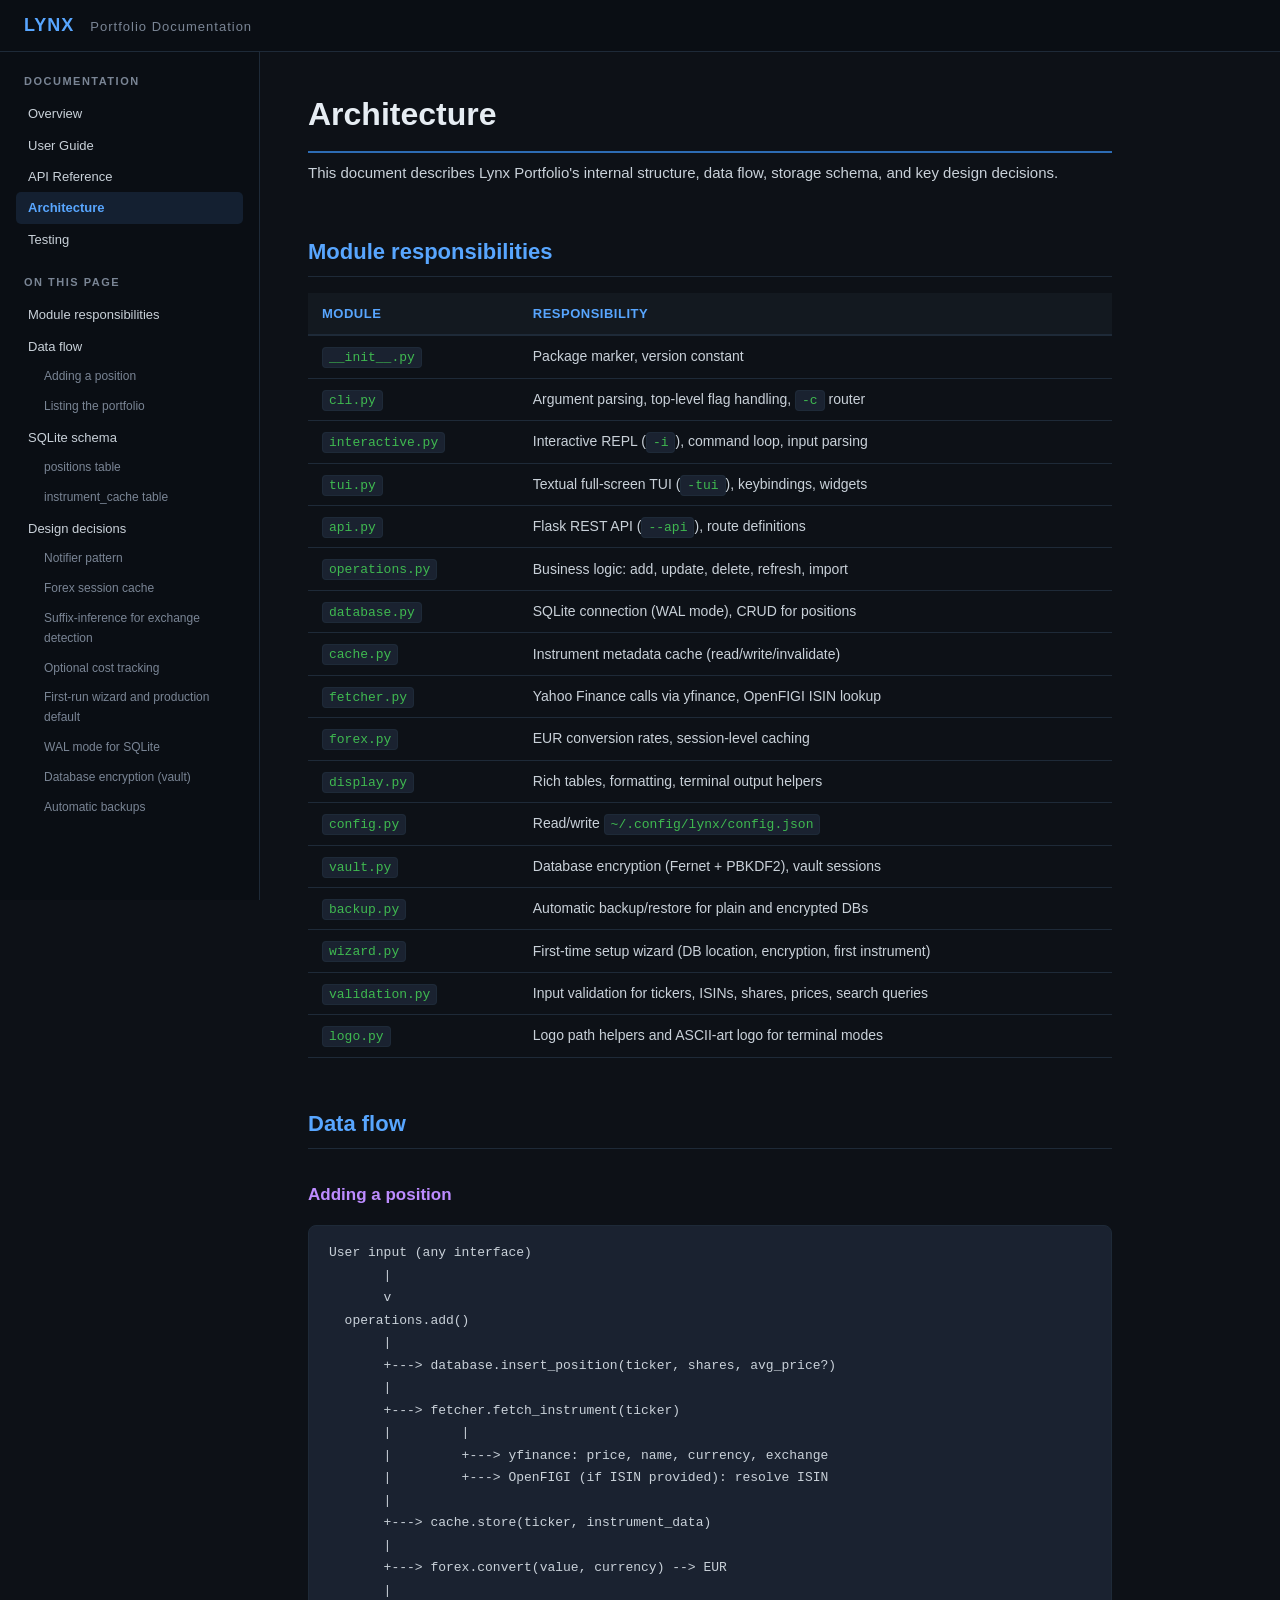
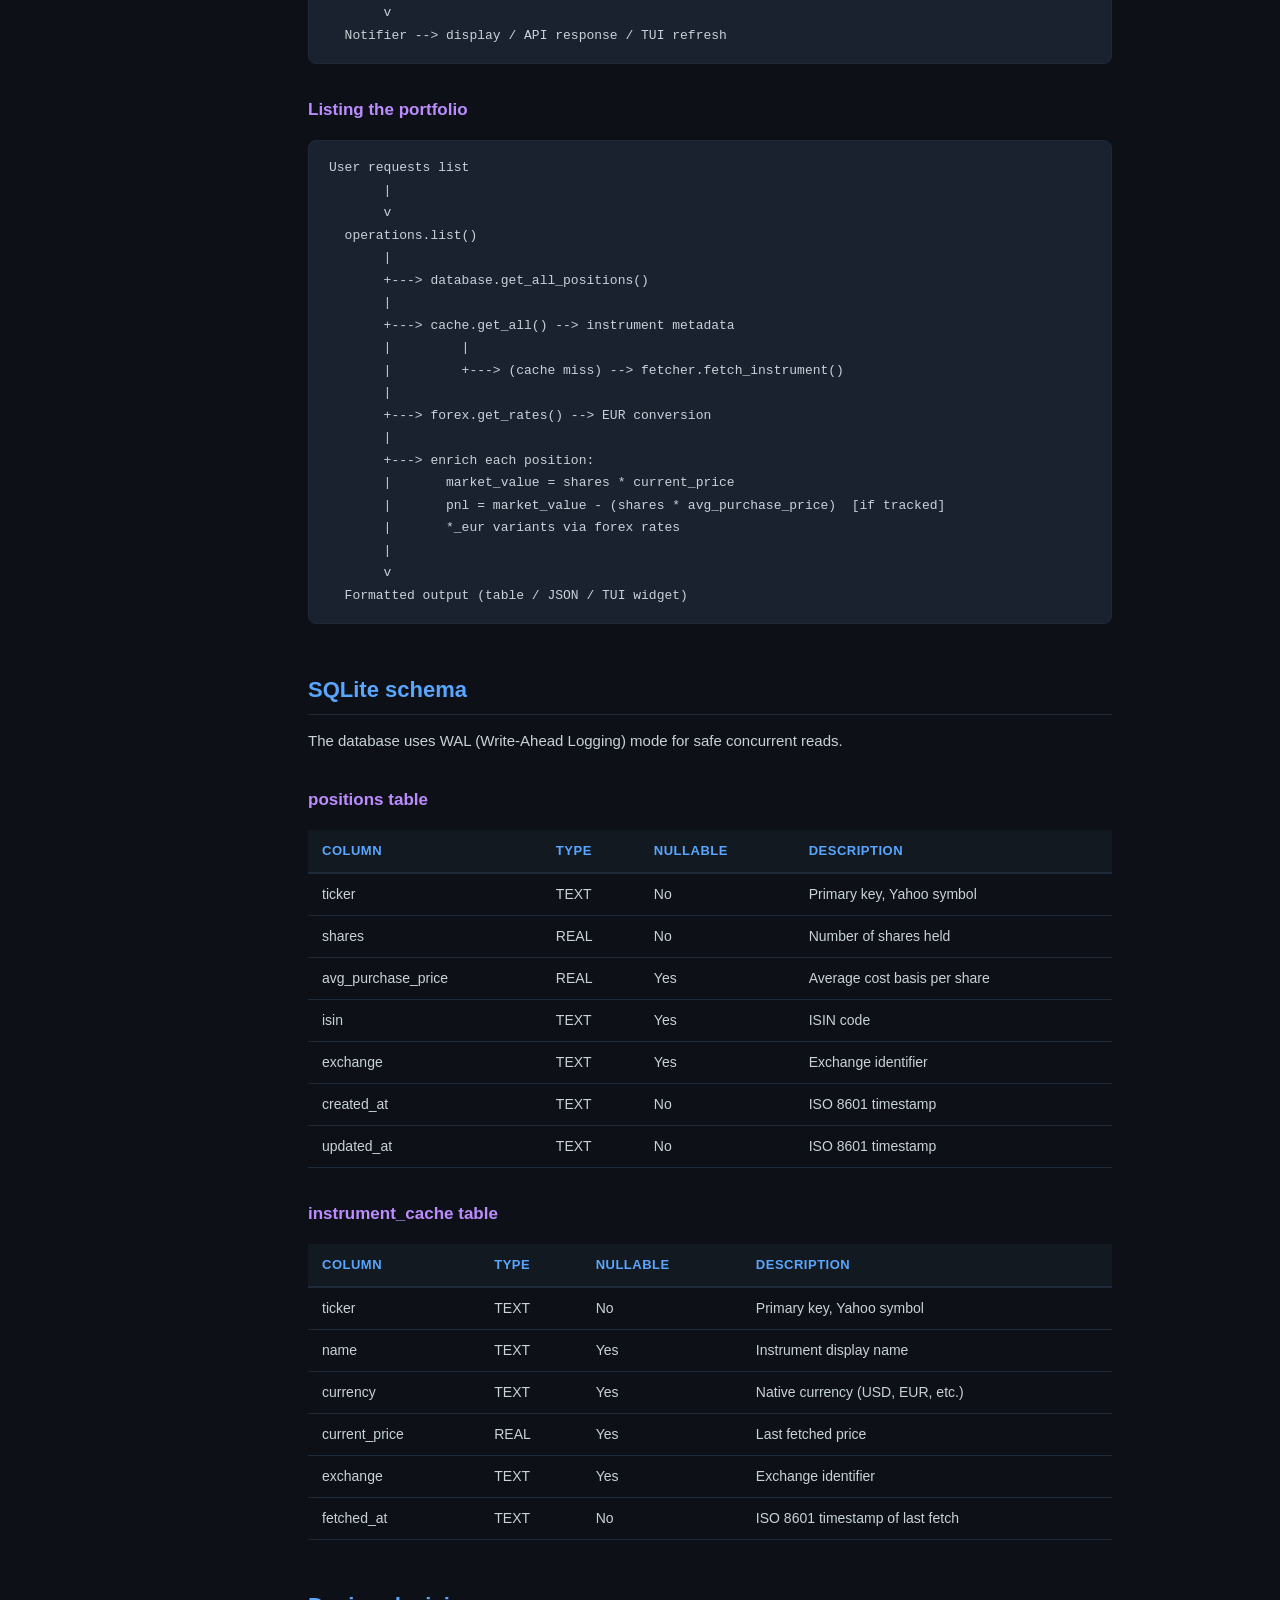
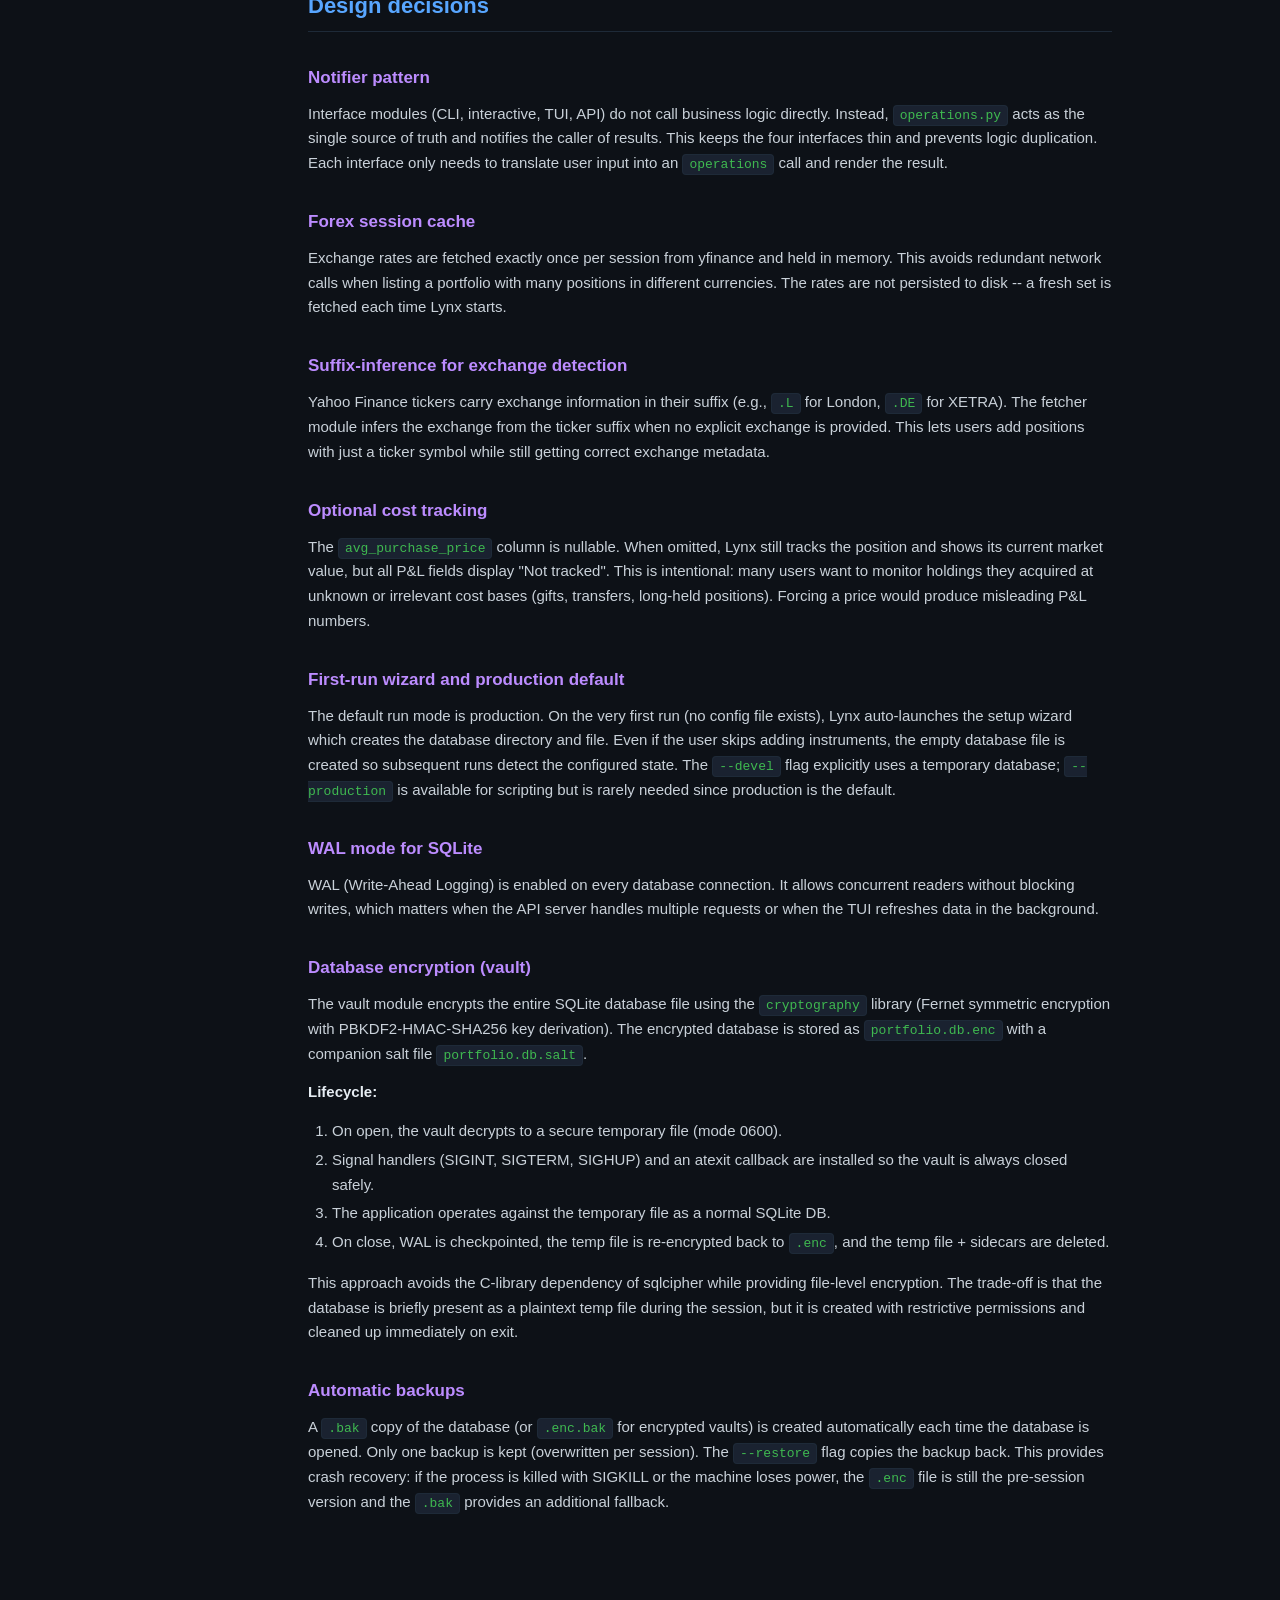
<file: docs/architecture.html>
<!DOCTYPE html>
<html lang="en">
<head>
<meta charset="UTF-8">
<meta name="viewport" content="width=device-width, initial-scale=1.0">
<title>Architecture — Lynx Portfolio</title>
<style>
/* ── Reset & base ──────────────────────────────────────────────── */
*, *::before, *::after { box-sizing: border-box; margin: 0; padding: 0; }

:root {
  --bg:          #0d1117;
  --bg-sidebar:  #0a0e14;
  --bg-card:     #131920;
  --bg-code:     #1a2230;
  --border:      #1e2a38;
  --fg:          #c9d1d9;
  --fg-dim:      #7a8595;
  --fg-heading:  #e6edf3;
  --accent:      #58a6ff;
  --accent-dim:  #2d6cb4;
  --green:       #3fb950;
  --yellow:      #d29922;
  --red:         #f85149;
  --purple:      #bc8cff;
  --sidebar-w:   260px;
}

html { scroll-behavior: smooth; }
body {
  font-family: -apple-system, BlinkMacSystemFont, "Segoe UI", Helvetica, Arial, sans-serif;
  background: var(--bg);
  color: var(--fg);
  line-height: 1.65;
  font-size: 15px;
}

/* ── Top bar ───────────────────────────────────────────────────── */
.topbar {
  position: fixed;
  top: 0; left: 0; right: 0;
  height: 52px;
  background: var(--bg-sidebar);
  border-bottom: 1px solid var(--border);
  display: flex;
  align-items: center;
  padding: 0 24px;
  z-index: 100;
}
.topbar .logo {
  font-size: 18px;
  font-weight: 700;
  color: var(--accent);
  letter-spacing: 1px;
}
.topbar .logo span {
  color: var(--fg-dim);
  font-weight: 400;
  font-size: 13px;
  margin-left: 10px;
}

/* ── Sidebar ───────────────────────────────────────────────────── */
.sidebar {
  position: fixed;
  top: 52px;
  left: 0;
  bottom: 0;
  width: var(--sidebar-w);
  background: var(--bg-sidebar);
  border-right: 1px solid var(--border);
  overflow-y: auto;
  padding: 20px 0;
  z-index: 90;
}
.sidebar::-webkit-scrollbar { width: 4px; }
.sidebar::-webkit-scrollbar-thumb { background: var(--border); border-radius: 4px; }

.sidebar .nav-section {
  padding: 0 16px;
  margin-bottom: 18px;
}
.sidebar .nav-section-title {
  font-size: 11px;
  font-weight: 600;
  text-transform: uppercase;
  letter-spacing: 1.5px;
  color: var(--fg-dim);
  margin-bottom: 8px;
  padding-left: 8px;
}
.sidebar a {
  display: block;
  padding: 5px 8px 5px 12px;
  color: var(--fg);
  text-decoration: none;
  font-size: 13px;
  border-radius: 5px;
  transition: background 0.15s, color 0.15s;
}
.sidebar a:hover {
  background: rgba(88, 166, 255, 0.08);
  color: var(--accent);
}
.sidebar a.active {
  background: rgba(88, 166, 255, 0.12);
  color: var(--accent);
  font-weight: 600;
}
.sidebar a.toc-h3 {
  padding-left: 28px;
  font-size: 12px;
  color: var(--fg-dim);
}
.sidebar a.toc-h3:hover {
  color: var(--accent);
}

/* ── Main content ──────────────────────────────────────────────── */
.content {
  margin-left: var(--sidebar-w);
  margin-top: 52px;
  padding: 36px 48px 80px;
  max-width: 900px;
}

/* ── Typography ────────────────────────────────────────────────── */
h1 {
  font-size: 32px;
  font-weight: 700;
  color: var(--fg-heading);
  margin-bottom: 8px;
  padding-bottom: 10px;
  border-bottom: 2px solid var(--accent-dim);
}
h2 {
  font-size: 22px;
  font-weight: 600;
  color: var(--accent);
  margin-top: 48px;
  margin-bottom: 14px;
  padding-bottom: 6px;
  border-bottom: 1px solid var(--border);
}
h3 {
  font-size: 17px;
  font-weight: 600;
  color: var(--purple);
  margin-top: 32px;
  margin-bottom: 10px;
}
h4 {
  font-size: 15px;
  font-weight: 600;
  color: var(--yellow);
  margin-top: 24px;
  margin-bottom: 8px;
}

p { margin-bottom: 14px; }

a { color: var(--accent); text-decoration: none; }
a:hover { text-decoration: underline; }

strong { color: var(--fg-heading); }

/* ── Lists ─────────────────────────────────────────────────────── */
ul, ol {
  margin: 0 0 16px 24px;
}
li {
  margin-bottom: 4px;
}
li > ul, li > ol {
  margin-top: 4px;
  margin-bottom: 4px;
}

/* ── Code ──────────────────────────────────────────────────────── */
code {
  font-family: "JetBrains Mono", "Fira Code", "Cascadia Code", Consolas, monospace;
  font-size: 13px;
  background: var(--bg-code);
  color: var(--green);
  padding: 2px 6px;
  border-radius: 4px;
  border: 1px solid var(--border);
}

pre {
  background: var(--bg-code);
  border: 1px solid var(--border);
  border-radius: 8px;
  padding: 16px 20px;
  overflow-x: auto;
  margin: 16px 0;
  line-height: 1.5;
}
pre code {
  background: none;
  border: none;
  padding: 0;
  color: var(--fg);
  font-size: 13px;
}

/* ── Tables ────────────────────────────────────────────────────── */
table {
  width: 100%;
  border-collapse: collapse;
  margin: 16px 0;
  font-size: 14px;
}
thead {
  background: var(--bg-card);
}
th {
  text-align: left;
  padding: 10px 14px;
  font-weight: 600;
  color: var(--accent);
  border-bottom: 2px solid var(--border);
  font-size: 13px;
  text-transform: uppercase;
  letter-spacing: 0.5px;
}
td {
  padding: 9px 14px;
  border-bottom: 1px solid var(--border);
}
tr:hover {
  background: rgba(88, 166, 255, 0.04);
}

/* ── Blockquote ────────────────────────────────────────────────── */
blockquote {
  border-left: 3px solid var(--accent-dim);
  margin: 16px 0;
  padding: 12px 20px;
  background: var(--bg-card);
  border-radius: 0 8px 8px 0;
  color: var(--fg-dim);
}

/* ── Horizontal rule ───────────────────────────────────────────── */
hr {
  border: none;
  border-top: 1px solid var(--border);
  margin: 32px 0;
}

/* ── Responsive ────────────────────────────────────────────────── */
@media (max-width: 800px) {
  .sidebar { display: none; }
  .content { margin-left: 0; padding: 24px 20px 60px; }
}
</style>
</head>
<body>

<div class="topbar">
  <div class="logo">LYNX <span>Portfolio Documentation</span></div>
</div>

<nav class="sidebar">
  <div class="nav-section">
    <div class="nav-section-title">Documentation</div>
        <a href="README.html">Overview</a>
    <a href="user-guide.html">User Guide</a>
    <a href="api-reference.html">API Reference</a>
    <a href="architecture.html" class="active">Architecture</a>
    <a href="testing.html">Testing</a>
  </div>
  <div class="nav-section">
    <div class="nav-section-title">On this page</div>
        <a href="#module-responsibilities" class="">Module responsibilities</a>
    <a href="#data-flow" class="">Data flow</a>
    <a href="#adding-a-position" class="toc-h3">Adding a position</a>
    <a href="#listing-the-portfolio" class="toc-h3">Listing the portfolio</a>
    <a href="#sqlite-schema" class="">SQLite schema</a>
    <a href="#positions-table" class="toc-h3">positions table</a>
    <a href="#instrument_cache-table" class="toc-h3">instrument_cache table</a>
    <a href="#design-decisions" class="">Design decisions</a>
    <a href="#notifier-pattern" class="toc-h3">Notifier pattern</a>
    <a href="#forex-session-cache" class="toc-h3">Forex session cache</a>
    <a href="#suffix-inference-for-exchange-detection" class="toc-h3">Suffix-inference for exchange detection</a>
    <a href="#optional-cost-tracking" class="toc-h3">Optional cost tracking</a>
    <a href="#first-run-wizard-and-production-default" class="toc-h3">First-run wizard and production default</a>
    <a href="#wal-mode-for-sqlite" class="toc-h3">WAL mode for SQLite</a>
    <a href="#database-encryption-vault" class="toc-h3">Database encryption (vault)</a>
    <a href="#automatic-backups" class="toc-h3">Automatic backups</a>
  </div>
</nav>

<main class="content">
<h1 id="architecture">Architecture</h1>
<p>This document describes Lynx Portfolio's internal structure, data flow, storage
schema, and key design decisions.</p>
<h2 id="module-responsibilities">Module responsibilities</h2>
<table>
<thead>
<tr>
<th>Module</th>
<th>Responsibility</th>
</tr>
</thead>
<tbody>
<tr>
<td><code>__init__.py</code></td>
<td>Package marker, version constant</td>
</tr>
<tr>
<td><code>cli.py</code></td>
<td>Argument parsing, top-level flag handling, <code>-c</code> router</td>
</tr>
<tr>
<td><code>interactive.py</code></td>
<td>Interactive REPL (<code>-i</code>), command loop, input parsing</td>
</tr>
<tr>
<td><code>tui.py</code></td>
<td>Textual full-screen TUI (<code>-tui</code>), keybindings, widgets</td>
</tr>
<tr>
<td><code>api.py</code></td>
<td>Flask REST API (<code>--api</code>), route definitions</td>
</tr>
<tr>
<td><code>operations.py</code></td>
<td>Business logic: add, update, delete, refresh, import</td>
</tr>
<tr>
<td><code>database.py</code></td>
<td>SQLite connection (WAL mode), CRUD for positions</td>
</tr>
<tr>
<td><code>cache.py</code></td>
<td>Instrument metadata cache (read/write/invalidate)</td>
</tr>
<tr>
<td><code>fetcher.py</code></td>
<td>Yahoo Finance calls via yfinance, OpenFIGI ISIN lookup</td>
</tr>
<tr>
<td><code>forex.py</code></td>
<td>EUR conversion rates, session-level caching</td>
</tr>
<tr>
<td><code>display.py</code></td>
<td>Rich tables, formatting, terminal output helpers</td>
</tr>
<tr>
<td><code>config.py</code></td>
<td>Read/write <code>~/.config/lynx/config.json</code></td>
</tr>
<tr>
<td><code>vault.py</code></td>
<td>Database encryption (Fernet + PBKDF2), vault sessions</td>
</tr>
<tr>
<td><code>backup.py</code></td>
<td>Automatic backup/restore for plain and encrypted DBs</td>
</tr>
<tr>
<td><code>wizard.py</code></td>
<td>First-time setup wizard (DB location, encryption, first instrument)</td>
</tr>
<tr>
<td><code>validation.py</code></td>
<td>Input validation for tickers, ISINs, shares, prices, search queries</td>
</tr>
<tr>
<td><code>logo.py</code></td>
<td>Logo path helpers and ASCII-art logo for terminal modes</td>
</tr>
</tbody>
</table>
<h2 id="data-flow">Data flow</h2>
<h3 id="adding-a-position">Adding a position</h3>
<pre><code>User input (any interface)
       |
       v
  operations.add()
       |
       +---&gt; database.insert_position(ticker, shares, avg_price?)
       |
       +---&gt; fetcher.fetch_instrument(ticker)
       |         |
       |         +---&gt; yfinance: price, name, currency, exchange
       |         +---&gt; OpenFIGI (if ISIN provided): resolve ISIN
       |
       +---&gt; cache.store(ticker, instrument_data)
       |
       +---&gt; forex.convert(value, currency) --&gt; EUR
       |
       v
  Notifier --&gt; display / API response / TUI refresh
</code></pre>
<h3 id="listing-the-portfolio">Listing the portfolio</h3>
<pre><code>User requests list
       |
       v
  operations.list()
       |
       +---&gt; database.get_all_positions()
       |
       +---&gt; cache.get_all() --&gt; instrument metadata
       |         |
       |         +---&gt; (cache miss) --&gt; fetcher.fetch_instrument()
       |
       +---&gt; forex.get_rates() --&gt; EUR conversion
       |
       +---&gt; enrich each position:
       |       market_value = shares * current_price
       |       pnl = market_value - (shares * avg_purchase_price)  [if tracked]
       |       *_eur variants via forex rates
       |
       v
  Formatted output (table / JSON / TUI widget)
</code></pre>
<h2 id="sqlite-schema">SQLite schema</h2>
<p>The database uses WAL (Write-Ahead Logging) mode for safe concurrent reads.</p>
<h3 id="positions-table">positions table</h3>
<table>
<thead>
<tr>
<th>Column</th>
<th>Type</th>
<th>Nullable</th>
<th>Description</th>
</tr>
</thead>
<tbody>
<tr>
<td>ticker</td>
<td>TEXT</td>
<td>No</td>
<td>Primary key, Yahoo symbol</td>
</tr>
<tr>
<td>shares</td>
<td>REAL</td>
<td>No</td>
<td>Number of shares held</td>
</tr>
<tr>
<td>avg_purchase_price</td>
<td>REAL</td>
<td>Yes</td>
<td>Average cost basis per share</td>
</tr>
<tr>
<td>isin</td>
<td>TEXT</td>
<td>Yes</td>
<td>ISIN code</td>
</tr>
<tr>
<td>exchange</td>
<td>TEXT</td>
<td>Yes</td>
<td>Exchange identifier</td>
</tr>
<tr>
<td>created_at</td>
<td>TEXT</td>
<td>No</td>
<td>ISO 8601 timestamp</td>
</tr>
<tr>
<td>updated_at</td>
<td>TEXT</td>
<td>No</td>
<td>ISO 8601 timestamp</td>
</tr>
</tbody>
</table>
<h3 id="instrument_cache-table">instrument_cache table</h3>
<table>
<thead>
<tr>
<th>Column</th>
<th>Type</th>
<th>Nullable</th>
<th>Description</th>
</tr>
</thead>
<tbody>
<tr>
<td>ticker</td>
<td>TEXT</td>
<td>No</td>
<td>Primary key, Yahoo symbol</td>
</tr>
<tr>
<td>name</td>
<td>TEXT</td>
<td>Yes</td>
<td>Instrument display name</td>
</tr>
<tr>
<td>currency</td>
<td>TEXT</td>
<td>Yes</td>
<td>Native currency (USD, EUR, etc.)</td>
</tr>
<tr>
<td>current_price</td>
<td>REAL</td>
<td>Yes</td>
<td>Last fetched price</td>
</tr>
<tr>
<td>exchange</td>
<td>TEXT</td>
<td>Yes</td>
<td>Exchange identifier</td>
</tr>
<tr>
<td>fetched_at</td>
<td>TEXT</td>
<td>No</td>
<td>ISO 8601 timestamp of last fetch</td>
</tr>
</tbody>
</table>
<h2 id="design-decisions">Design decisions</h2>
<h3 id="notifier-pattern">Notifier pattern</h3>
<p>Interface modules (CLI, interactive, TUI, API) do not call business logic
directly. Instead, <code>operations.py</code> acts as the single source of truth and
notifies the caller of results. This keeps the four interfaces thin and
prevents logic duplication. Each interface only needs to translate user input
into an <code>operations</code> call and render the result.</p>
<h3 id="forex-session-cache">Forex session cache</h3>
<p>Exchange rates are fetched exactly once per session from yfinance and held in
memory. This avoids redundant network calls when listing a portfolio with many
positions in different currencies. The rates are not persisted to disk -- a
fresh set is fetched each time Lynx starts.</p>
<h3 id="suffix-inference-for-exchange-detection">Suffix-inference for exchange detection</h3>
<p>Yahoo Finance tickers carry exchange information in their suffix (e.g., <code>.L</code>
for London, <code>.DE</code> for XETRA). The fetcher module infers the exchange from the
ticker suffix when no explicit exchange is provided. This lets users add
positions with just a ticker symbol while still getting correct exchange
metadata.</p>
<h3 id="optional-cost-tracking">Optional cost tracking</h3>
<p>The <code>avg_purchase_price</code> column is nullable. When omitted, Lynx still tracks
the position and shows its current market value, but all P&amp;L fields display
"Not tracked". This is intentional: many users want to monitor holdings they
acquired at unknown or irrelevant cost bases (gifts, transfers, long-held
positions). Forcing a price would produce misleading P&amp;L numbers.</p>
<h3 id="first-run-wizard-and-production-default">First-run wizard and production default</h3>
<p>The default run mode is production. On the very first run (no config file
exists), Lynx auto-launches the setup wizard which creates the database
directory and file. Even if the user skips adding instruments, the empty
database file is created so subsequent runs detect the configured state.
The <code>--devel</code> flag explicitly uses a temporary database; <code>--production</code>
is available for scripting but is rarely needed since production is the
default.</p>
<h3 id="wal-mode-for-sqlite">WAL mode for SQLite</h3>
<p>WAL (Write-Ahead Logging) is enabled on every database connection. It allows
concurrent readers without blocking writes, which matters when the API server
handles multiple requests or when the TUI refreshes data in the background.</p>
<h3 id="database-encryption-vault">Database encryption (vault)</h3>
<p>The vault module encrypts the entire SQLite database file using the
<code>cryptography</code> library (Fernet symmetric encryption with PBKDF2-HMAC-SHA256
key derivation). The encrypted database is stored as <code>portfolio.db.enc</code> with
a companion salt file <code>portfolio.db.salt</code>.</p>
<p><strong>Lifecycle:</strong></p>
<ol>
<li>On open, the vault decrypts to a secure temporary file (mode 0600).</li>
<li>Signal handlers (SIGINT, SIGTERM, SIGHUP) and an atexit callback are
   installed so the vault is always closed safely.</li>
<li>The application operates against the temporary file as a normal SQLite DB.</li>
<li>On close, WAL is checkpointed, the temp file is re-encrypted back to
   <code>.enc</code>, and the temp file + sidecars are deleted.</li>
</ol>
<p>This approach avoids the C-library dependency of sqlcipher while providing
file-level encryption. The trade-off is that the database is briefly present
as a plaintext temp file during the session, but it is created with
restrictive permissions and cleaned up immediately on exit.</p>
<h3 id="automatic-backups">Automatic backups</h3>
<p>A <code>.bak</code> copy of the database (or <code>.enc.bak</code> for encrypted vaults) is created
automatically each time the database is opened. Only one backup is kept
(overwritten per session). The <code>--restore</code> flag copies the backup back. This
provides crash recovery: if the process is killed with SIGKILL or the machine
loses power, the <code>.enc</code> file is still the pre-session version and the <code>.bak</code>
provides an additional fallback.</p>
</main>

<script>
// Highlight active sidebar link on scroll
(function() {
  const headings = document.querySelectorAll('h2[id], h3[id]');
  const tocLinks = document.querySelectorAll('.sidebar a[href^="#"]');
  if (!headings.length || !tocLinks.length) return;

  function update() {
    let current = '';
    for (const h of headings) {
      if (h.getBoundingClientRect().top <= 100) current = h.id;
    }
    tocLinks.forEach(a => {
      a.classList.toggle('active', a.getAttribute('href') === '#' + current);
    });
  }
  window.addEventListener('scroll', update, { passive: true });
  update();
})();
</script>
</body>
</html>
</file>
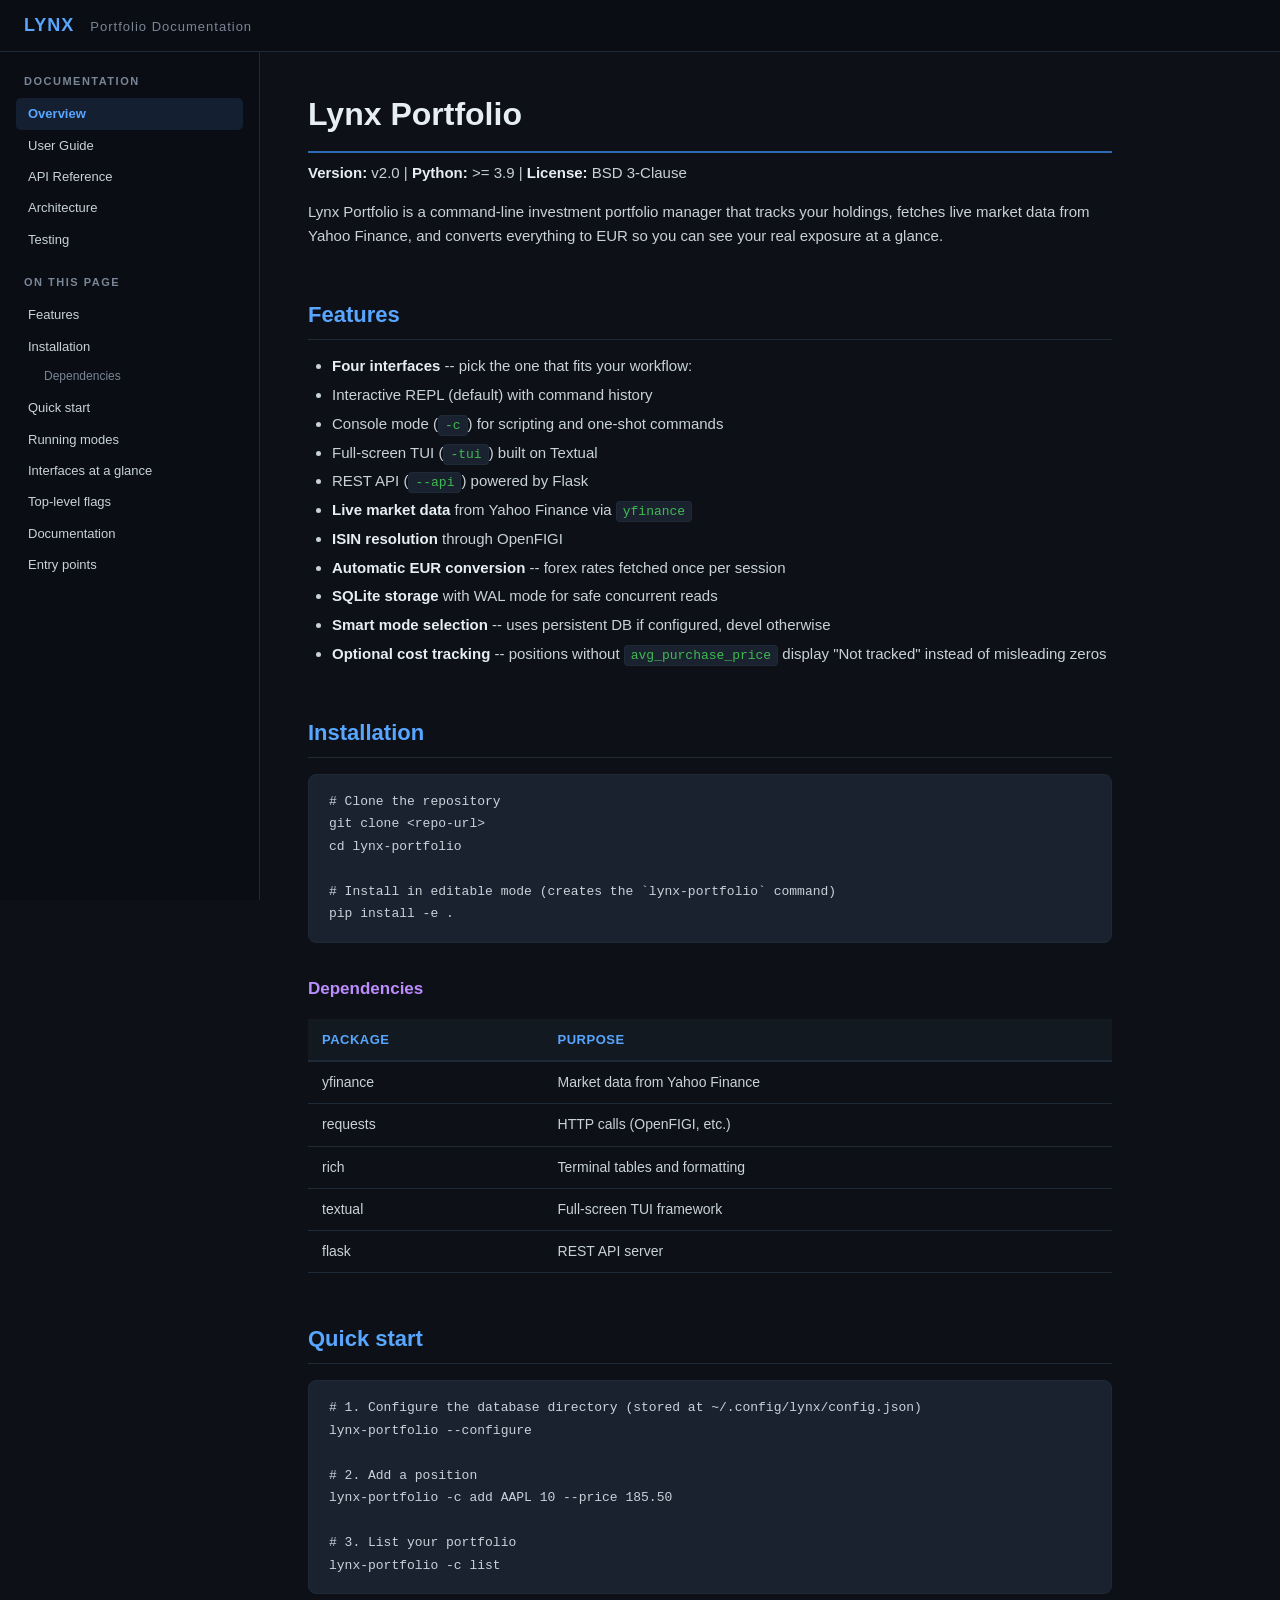
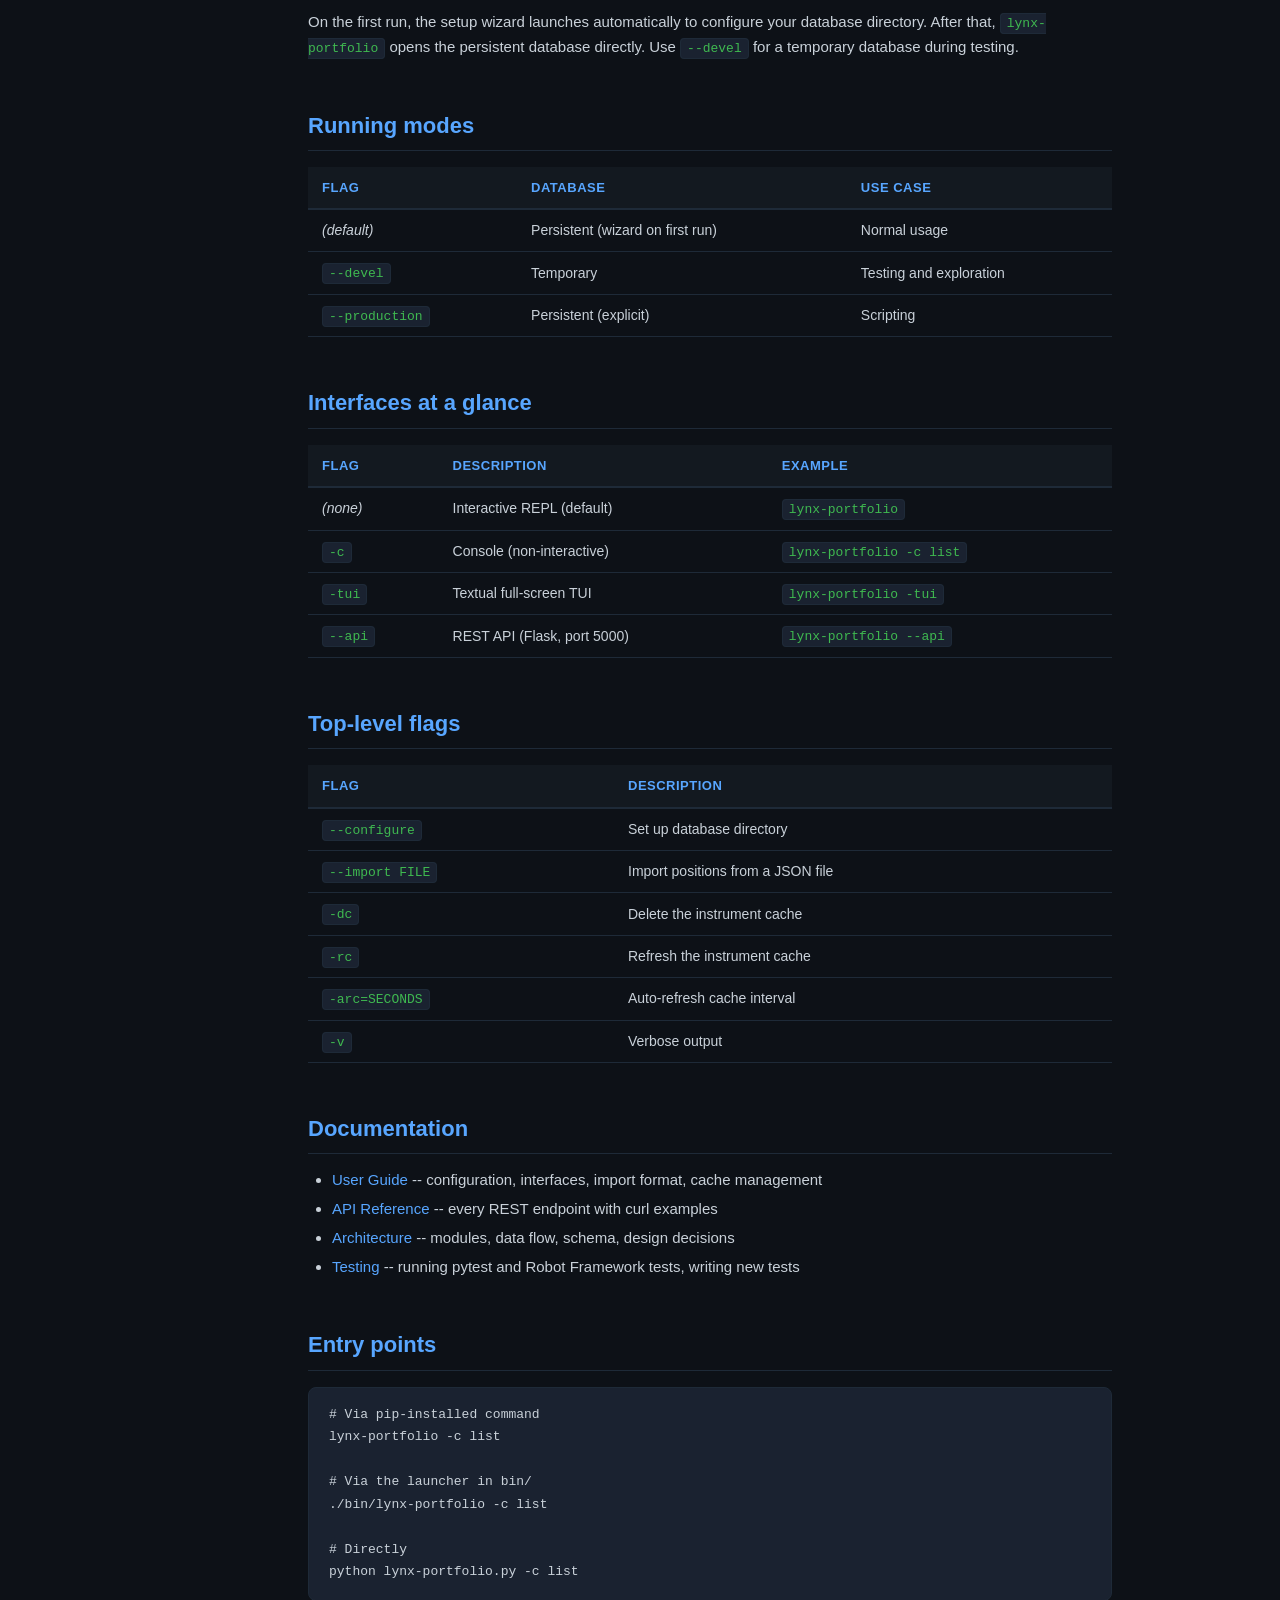
<file: docs/README.html>
<!DOCTYPE html>
<html lang="en">
<head>
<meta charset="UTF-8">
<meta name="viewport" content="width=device-width, initial-scale=1.0">
<title>Overview — Lynx Portfolio</title>
<style>
/* ── Reset & base ──────────────────────────────────────────────── */
*, *::before, *::after { box-sizing: border-box; margin: 0; padding: 0; }

:root {
  --bg:          #0d1117;
  --bg-sidebar:  #0a0e14;
  --bg-card:     #131920;
  --bg-code:     #1a2230;
  --border:      #1e2a38;
  --fg:          #c9d1d9;
  --fg-dim:      #7a8595;
  --fg-heading:  #e6edf3;
  --accent:      #58a6ff;
  --accent-dim:  #2d6cb4;
  --green:       #3fb950;
  --yellow:      #d29922;
  --red:         #f85149;
  --purple:      #bc8cff;
  --sidebar-w:   260px;
}

html { scroll-behavior: smooth; }
body {
  font-family: -apple-system, BlinkMacSystemFont, "Segoe UI", Helvetica, Arial, sans-serif;
  background: var(--bg);
  color: var(--fg);
  line-height: 1.65;
  font-size: 15px;
}

/* ── Top bar ───────────────────────────────────────────────────── */
.topbar {
  position: fixed;
  top: 0; left: 0; right: 0;
  height: 52px;
  background: var(--bg-sidebar);
  border-bottom: 1px solid var(--border);
  display: flex;
  align-items: center;
  padding: 0 24px;
  z-index: 100;
}
.topbar .logo {
  font-size: 18px;
  font-weight: 700;
  color: var(--accent);
  letter-spacing: 1px;
}
.topbar .logo span {
  color: var(--fg-dim);
  font-weight: 400;
  font-size: 13px;
  margin-left: 10px;
}

/* ── Sidebar ───────────────────────────────────────────────────── */
.sidebar {
  position: fixed;
  top: 52px;
  left: 0;
  bottom: 0;
  width: var(--sidebar-w);
  background: var(--bg-sidebar);
  border-right: 1px solid var(--border);
  overflow-y: auto;
  padding: 20px 0;
  z-index: 90;
}
.sidebar::-webkit-scrollbar { width: 4px; }
.sidebar::-webkit-scrollbar-thumb { background: var(--border); border-radius: 4px; }

.sidebar .nav-section {
  padding: 0 16px;
  margin-bottom: 18px;
}
.sidebar .nav-section-title {
  font-size: 11px;
  font-weight: 600;
  text-transform: uppercase;
  letter-spacing: 1.5px;
  color: var(--fg-dim);
  margin-bottom: 8px;
  padding-left: 8px;
}
.sidebar a {
  display: block;
  padding: 5px 8px 5px 12px;
  color: var(--fg);
  text-decoration: none;
  font-size: 13px;
  border-radius: 5px;
  transition: background 0.15s, color 0.15s;
}
.sidebar a:hover {
  background: rgba(88, 166, 255, 0.08);
  color: var(--accent);
}
.sidebar a.active {
  background: rgba(88, 166, 255, 0.12);
  color: var(--accent);
  font-weight: 600;
}
.sidebar a.toc-h3 {
  padding-left: 28px;
  font-size: 12px;
  color: var(--fg-dim);
}
.sidebar a.toc-h3:hover {
  color: var(--accent);
}

/* ── Main content ──────────────────────────────────────────────── */
.content {
  margin-left: var(--sidebar-w);
  margin-top: 52px;
  padding: 36px 48px 80px;
  max-width: 900px;
}

/* ── Typography ────────────────────────────────────────────────── */
h1 {
  font-size: 32px;
  font-weight: 700;
  color: var(--fg-heading);
  margin-bottom: 8px;
  padding-bottom: 10px;
  border-bottom: 2px solid var(--accent-dim);
}
h2 {
  font-size: 22px;
  font-weight: 600;
  color: var(--accent);
  margin-top: 48px;
  margin-bottom: 14px;
  padding-bottom: 6px;
  border-bottom: 1px solid var(--border);
}
h3 {
  font-size: 17px;
  font-weight: 600;
  color: var(--purple);
  margin-top: 32px;
  margin-bottom: 10px;
}
h4 {
  font-size: 15px;
  font-weight: 600;
  color: var(--yellow);
  margin-top: 24px;
  margin-bottom: 8px;
}

p { margin-bottom: 14px; }

a { color: var(--accent); text-decoration: none; }
a:hover { text-decoration: underline; }

strong { color: var(--fg-heading); }

/* ── Lists ─────────────────────────────────────────────────────── */
ul, ol {
  margin: 0 0 16px 24px;
}
li {
  margin-bottom: 4px;
}
li > ul, li > ol {
  margin-top: 4px;
  margin-bottom: 4px;
}

/* ── Code ──────────────────────────────────────────────────────── */
code {
  font-family: "JetBrains Mono", "Fira Code", "Cascadia Code", Consolas, monospace;
  font-size: 13px;
  background: var(--bg-code);
  color: var(--green);
  padding: 2px 6px;
  border-radius: 4px;
  border: 1px solid var(--border);
}

pre {
  background: var(--bg-code);
  border: 1px solid var(--border);
  border-radius: 8px;
  padding: 16px 20px;
  overflow-x: auto;
  margin: 16px 0;
  line-height: 1.5;
}
pre code {
  background: none;
  border: none;
  padding: 0;
  color: var(--fg);
  font-size: 13px;
}

/* ── Tables ────────────────────────────────────────────────────── */
table {
  width: 100%;
  border-collapse: collapse;
  margin: 16px 0;
  font-size: 14px;
}
thead {
  background: var(--bg-card);
}
th {
  text-align: left;
  padding: 10px 14px;
  font-weight: 600;
  color: var(--accent);
  border-bottom: 2px solid var(--border);
  font-size: 13px;
  text-transform: uppercase;
  letter-spacing: 0.5px;
}
td {
  padding: 9px 14px;
  border-bottom: 1px solid var(--border);
}
tr:hover {
  background: rgba(88, 166, 255, 0.04);
}

/* ── Blockquote ────────────────────────────────────────────────── */
blockquote {
  border-left: 3px solid var(--accent-dim);
  margin: 16px 0;
  padding: 12px 20px;
  background: var(--bg-card);
  border-radius: 0 8px 8px 0;
  color: var(--fg-dim);
}

/* ── Horizontal rule ───────────────────────────────────────────── */
hr {
  border: none;
  border-top: 1px solid var(--border);
  margin: 32px 0;
}

/* ── Responsive ────────────────────────────────────────────────── */
@media (max-width: 800px) {
  .sidebar { display: none; }
  .content { margin-left: 0; padding: 24px 20px 60px; }
}
</style>
</head>
<body>

<div class="topbar">
  <div class="logo">LYNX <span>Portfolio Documentation</span></div>
</div>

<nav class="sidebar">
  <div class="nav-section">
    <div class="nav-section-title">Documentation</div>
        <a href="README.html" class="active">Overview</a>
    <a href="user-guide.html">User Guide</a>
    <a href="api-reference.html">API Reference</a>
    <a href="architecture.html">Architecture</a>
    <a href="testing.html">Testing</a>
  </div>
  <div class="nav-section">
    <div class="nav-section-title">On this page</div>
        <a href="#features" class="">Features</a>
    <a href="#installation" class="">Installation</a>
    <a href="#dependencies" class="toc-h3">Dependencies</a>
    <a href="#quick-start" class="">Quick start</a>
    <a href="#running-modes" class="">Running modes</a>
    <a href="#interfaces-at-a-glance" class="">Interfaces at a glance</a>
    <a href="#top-level-flags" class="">Top-level flags</a>
    <a href="#documentation" class="">Documentation</a>
    <a href="#entry-points" class="">Entry points</a>
  </div>
</nav>

<main class="content">
<h1 id="lynx-portfolio">Lynx Portfolio</h1>
<p><strong>Version:</strong> v2.0 | <strong>Python:</strong> &gt;= 3.9 | <strong>License:</strong> BSD 3-Clause</p>
<p>Lynx Portfolio is a command-line investment portfolio manager that tracks your
holdings, fetches live market data from Yahoo Finance, and converts everything
to EUR so you can see your real exposure at a glance.</p>
<h2 id="features">Features</h2>
<ul>
<li><strong>Four interfaces</strong> -- pick the one that fits your workflow:</li>
<li>Interactive REPL (default) with command history</li>
<li>Console mode (<code>-c</code>) for scripting and one-shot commands</li>
<li>Full-screen TUI (<code>-tui</code>) built on Textual</li>
<li>REST API (<code>--api</code>) powered by Flask</li>
<li><strong>Live market data</strong> from Yahoo Finance via <code>yfinance</code></li>
<li><strong>ISIN resolution</strong> through OpenFIGI</li>
<li><strong>Automatic EUR conversion</strong> -- forex rates fetched once per session</li>
<li><strong>SQLite storage</strong> with WAL mode for safe concurrent reads</li>
<li><strong>Smart mode selection</strong> -- uses persistent DB if configured, devel otherwise</li>
<li><strong>Optional cost tracking</strong> -- positions without <code>avg_purchase_price</code> display
  "Not tracked" instead of misleading zeros</li>
</ul>
<h2 id="installation">Installation</h2>
<pre><code class="language-bash"># Clone the repository
git clone &lt;repo-url&gt;
cd lynx-portfolio

# Install in editable mode (creates the `lynx-portfolio` command)
pip install -e .
</code></pre>
<h3 id="dependencies">Dependencies</h3>
<table>
<thead>
<tr>
<th>Package</th>
<th>Purpose</th>
</tr>
</thead>
<tbody>
<tr>
<td>yfinance</td>
<td>Market data from Yahoo Finance</td>
</tr>
<tr>
<td>requests</td>
<td>HTTP calls (OpenFIGI, etc.)</td>
</tr>
<tr>
<td>rich</td>
<td>Terminal tables and formatting</td>
</tr>
<tr>
<td>textual</td>
<td>Full-screen TUI framework</td>
</tr>
<tr>
<td>flask</td>
<td>REST API server</td>
</tr>
</tbody>
</table>
<h2 id="quick-start">Quick start</h2>
<pre><code class="language-bash"># 1. Configure the database directory (stored at ~/.config/lynx/config.json)
lynx-portfolio --configure

# 2. Add a position
lynx-portfolio -c add AAPL 10 --price 185.50

# 3. List your portfolio
lynx-portfolio -c list
</code></pre>
<p>On the first run, the setup wizard launches automatically to configure your
database directory. After that, <code>lynx-portfolio</code> opens the persistent database directly.
Use <code>--devel</code> for a temporary database during testing.</p>
<h2 id="running-modes">Running modes</h2>
<table>
<thead>
<tr>
<th>Flag</th>
<th>Database</th>
<th>Use case</th>
</tr>
</thead>
<tbody>
<tr>
<td><em>(default)</em></td>
<td>Persistent (wizard on first run)</td>
<td>Normal usage</td>
</tr>
<tr>
<td><code>--devel</code></td>
<td>Temporary</td>
<td>Testing and exploration</td>
</tr>
<tr>
<td><code>--production</code></td>
<td>Persistent (explicit)</td>
<td>Scripting</td>
</tr>
</tbody>
</table>
<h2 id="interfaces-at-a-glance">Interfaces at a glance</h2>
<table>
<thead>
<tr>
<th>Flag</th>
<th>Description</th>
<th>Example</th>
</tr>
</thead>
<tbody>
<tr>
<td><em>(none)</em></td>
<td>Interactive REPL (default)</td>
<td><code>lynx-portfolio</code></td>
</tr>
<tr>
<td><code>-c</code></td>
<td>Console (non-interactive)</td>
<td><code>lynx-portfolio -c list</code></td>
</tr>
<tr>
<td><code>-tui</code></td>
<td>Textual full-screen TUI</td>
<td><code>lynx-portfolio -tui</code></td>
</tr>
<tr>
<td><code>--api</code></td>
<td>REST API (Flask, port 5000)</td>
<td><code>lynx-portfolio --api</code></td>
</tr>
</tbody>
</table>
<h2 id="top-level-flags">Top-level flags</h2>
<table>
<thead>
<tr>
<th>Flag</th>
<th>Description</th>
</tr>
</thead>
<tbody>
<tr>
<td><code>--configure</code></td>
<td>Set up database directory</td>
</tr>
<tr>
<td><code>--import FILE</code></td>
<td>Import positions from a JSON file</td>
</tr>
<tr>
<td><code>-dc</code></td>
<td>Delete the instrument cache</td>
</tr>
<tr>
<td><code>-rc</code></td>
<td>Refresh the instrument cache</td>
</tr>
<tr>
<td><code>-arc=SECONDS</code></td>
<td>Auto-refresh cache interval</td>
</tr>
<tr>
<td><code>-v</code></td>
<td>Verbose output</td>
</tr>
</tbody>
</table>
<h2 id="documentation">Documentation</h2>
<ul>
<li><a href="user-guide.md">User Guide</a> -- configuration, interfaces, import format,
  cache management</li>
<li><a href="api-reference.md">API Reference</a> -- every REST endpoint with curl examples</li>
<li><a href="architecture.md">Architecture</a> -- modules, data flow, schema, design
  decisions</li>
<li><a href="testing.md">Testing</a> -- running pytest and Robot Framework tests, writing
  new tests</li>
</ul>
<h2 id="entry-points">Entry points</h2>
<pre><code class="language-bash"># Via pip-installed command
lynx-portfolio -c list

# Via the launcher in bin/
./bin/lynx-portfolio -c list

# Directly
python lynx-portfolio.py -c list
</code></pre>
</main>

<script>
// Highlight active sidebar link on scroll
(function() {
  const headings = document.querySelectorAll('h2[id], h3[id]');
  const tocLinks = document.querySelectorAll('.sidebar a[href^="#"]');
  if (!headings.length || !tocLinks.length) return;

  function update() {
    let current = '';
    for (const h of headings) {
      if (h.getBoundingClientRect().top <= 100) current = h.id;
    }
    tocLinks.forEach(a => {
      a.classList.toggle('active', a.getAttribute('href') === '#' + current);
    });
  }
  window.addEventListener('scroll', update, { passive: true });
  update();
})();
</script>
</body>
</html>
</file>
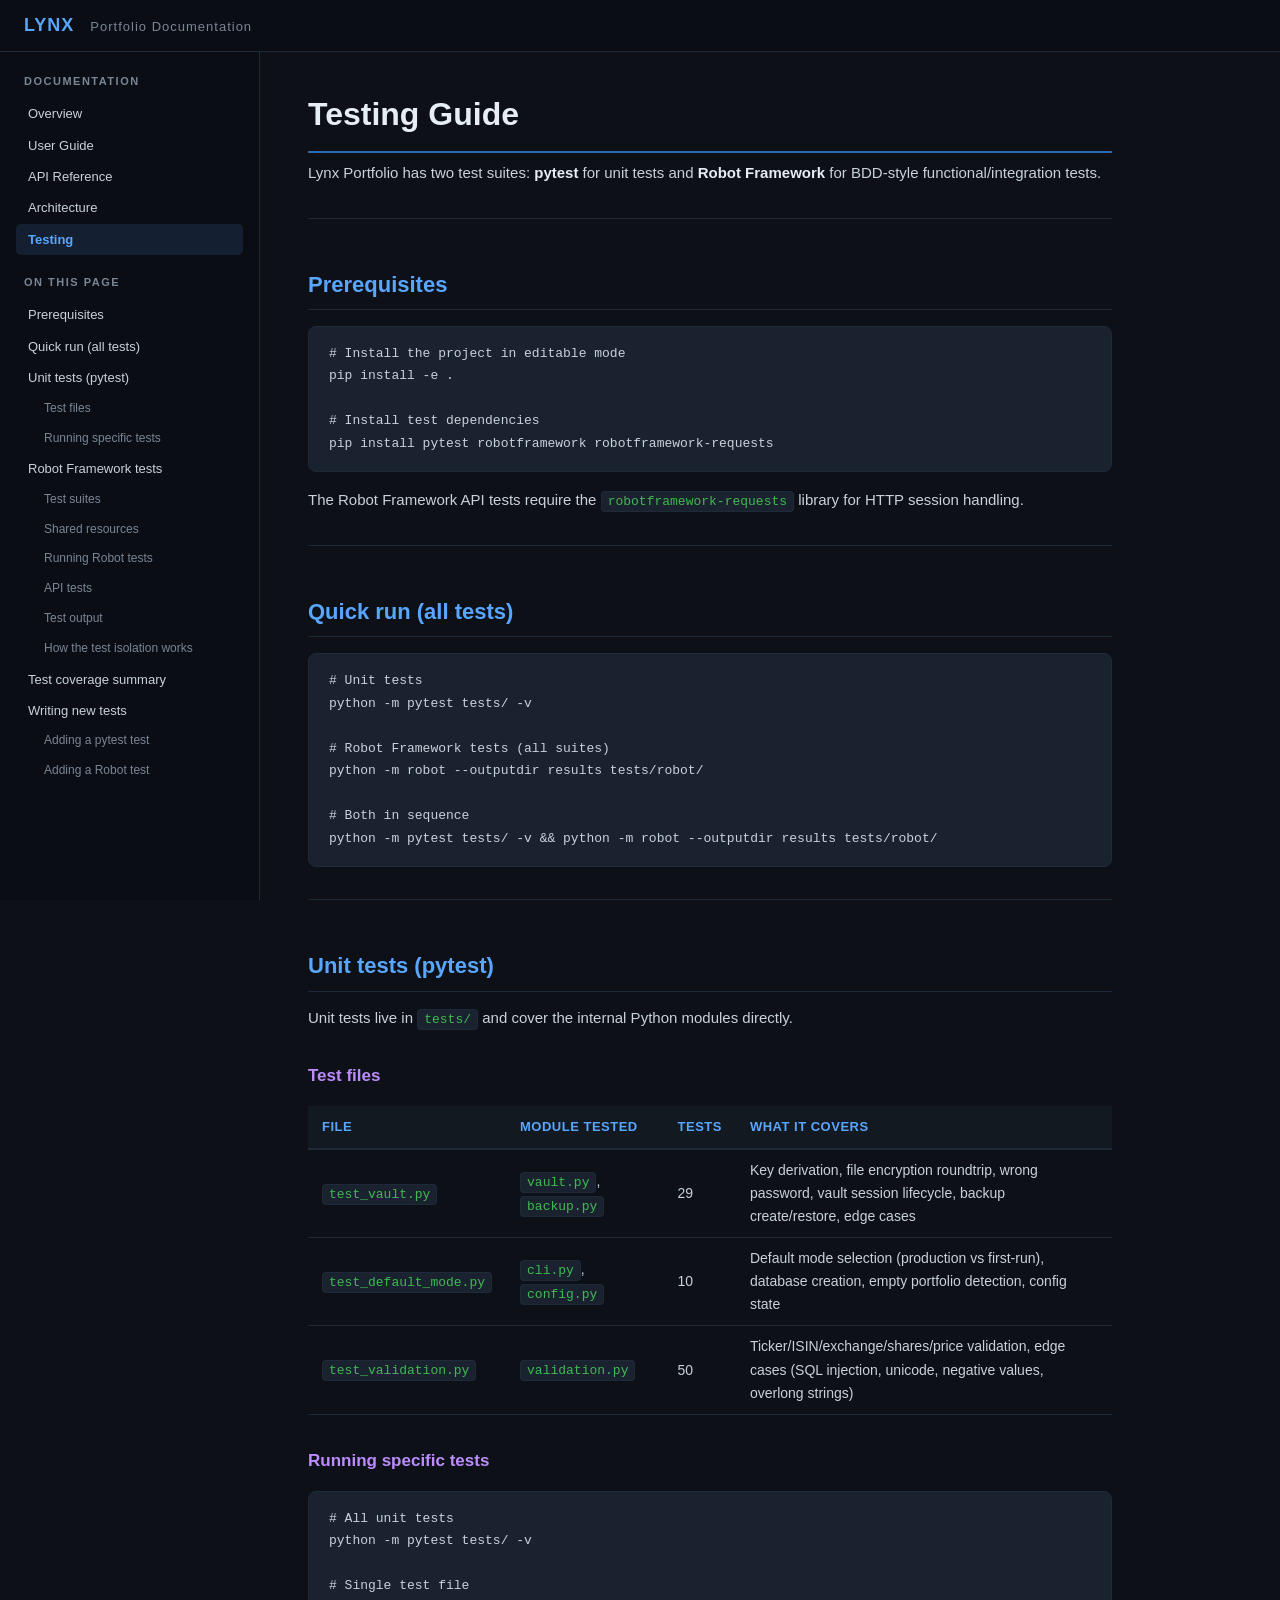
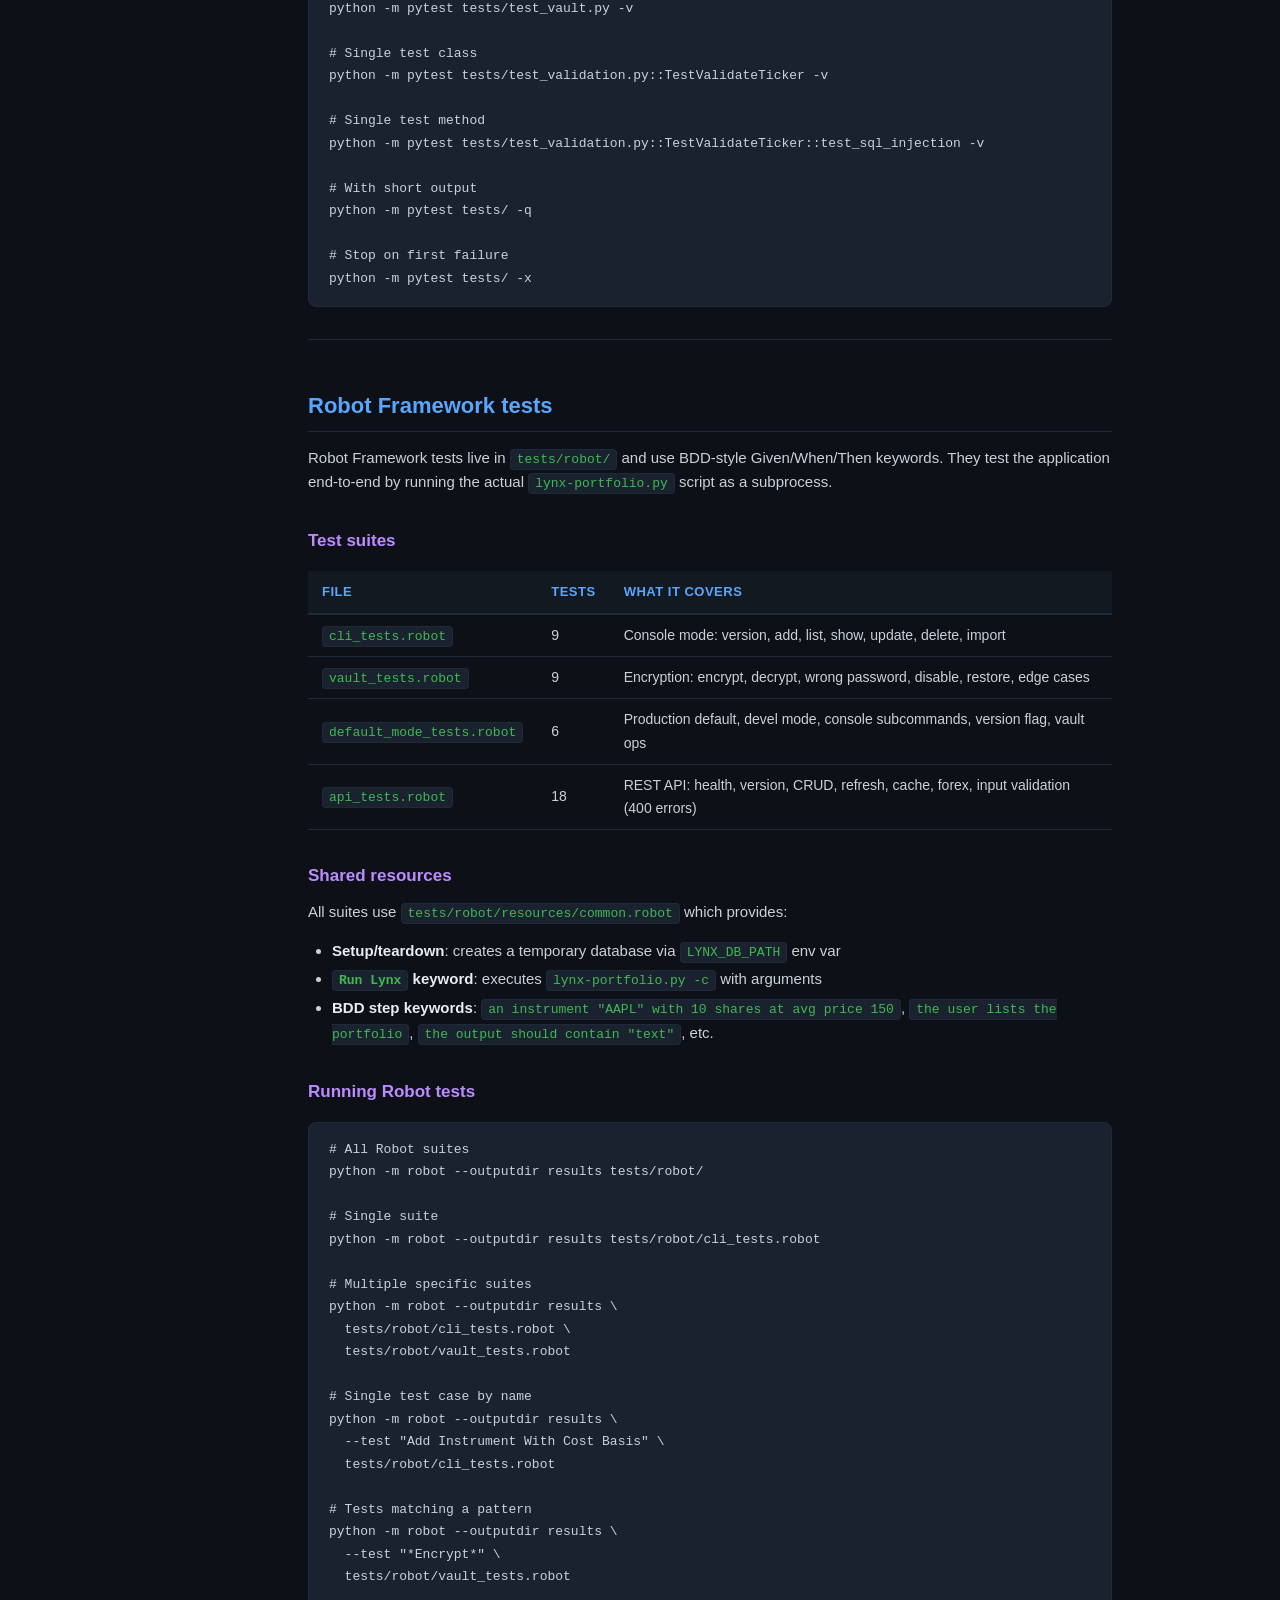
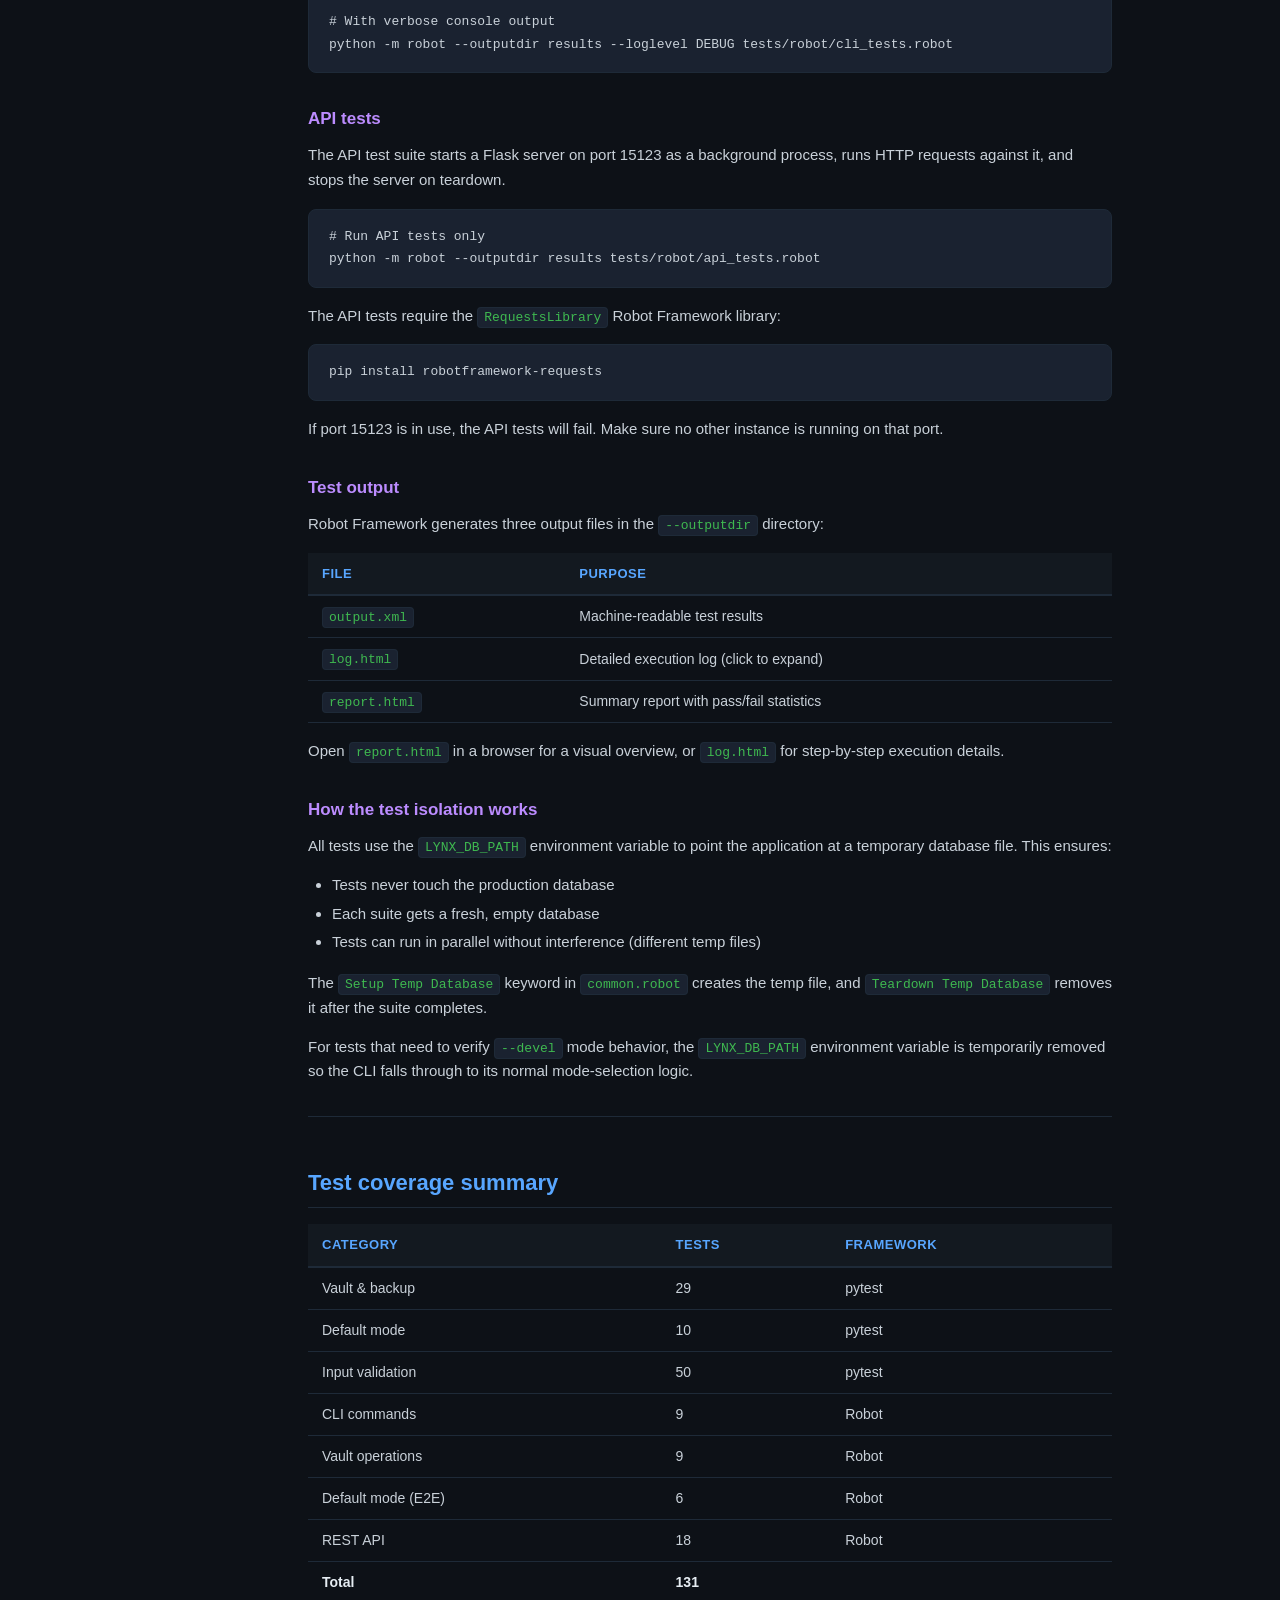
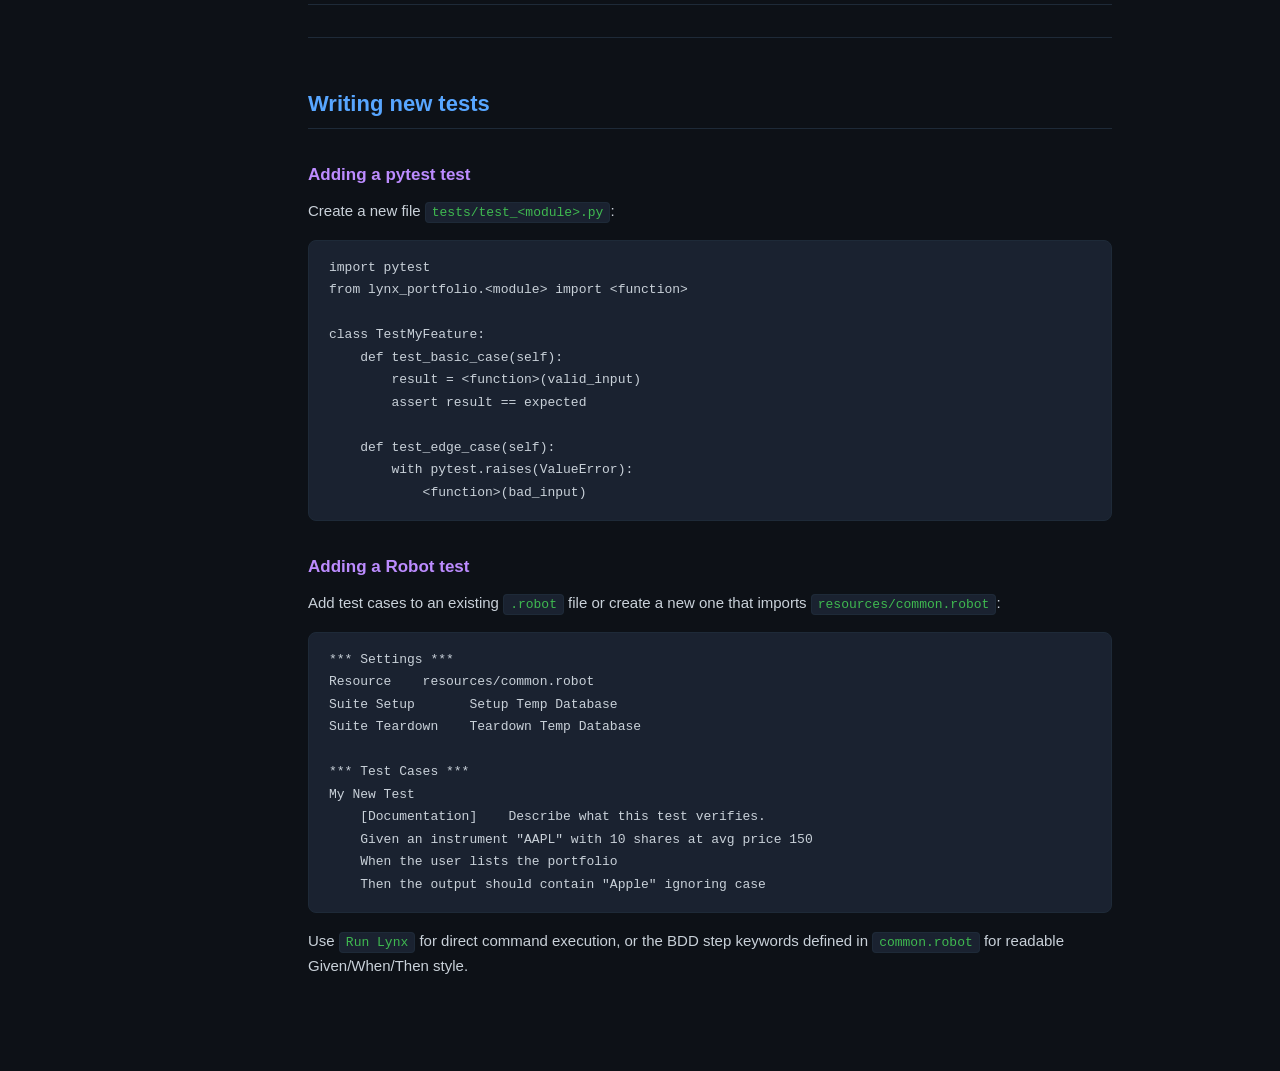
<file: docs/testing.html>
<!DOCTYPE html>
<html lang="en">
<head>
<meta charset="UTF-8">
<meta name="viewport" content="width=device-width, initial-scale=1.0">
<title>Testing — Lynx Portfolio</title>
<style>
/* ── Reset & base ──────────────────────────────────────────────── */
*, *::before, *::after { box-sizing: border-box; margin: 0; padding: 0; }

:root {
  --bg:          #0d1117;
  --bg-sidebar:  #0a0e14;
  --bg-card:     #131920;
  --bg-code:     #1a2230;
  --border:      #1e2a38;
  --fg:          #c9d1d9;
  --fg-dim:      #7a8595;
  --fg-heading:  #e6edf3;
  --accent:      #58a6ff;
  --accent-dim:  #2d6cb4;
  --green:       #3fb950;
  --yellow:      #d29922;
  --red:         #f85149;
  --purple:      #bc8cff;
  --sidebar-w:   260px;
}

html { scroll-behavior: smooth; }
body {
  font-family: -apple-system, BlinkMacSystemFont, "Segoe UI", Helvetica, Arial, sans-serif;
  background: var(--bg);
  color: var(--fg);
  line-height: 1.65;
  font-size: 15px;
}

/* ── Top bar ───────────────────────────────────────────────────── */
.topbar {
  position: fixed;
  top: 0; left: 0; right: 0;
  height: 52px;
  background: var(--bg-sidebar);
  border-bottom: 1px solid var(--border);
  display: flex;
  align-items: center;
  padding: 0 24px;
  z-index: 100;
}
.topbar .logo {
  font-size: 18px;
  font-weight: 700;
  color: var(--accent);
  letter-spacing: 1px;
}
.topbar .logo span {
  color: var(--fg-dim);
  font-weight: 400;
  font-size: 13px;
  margin-left: 10px;
}

/* ── Sidebar ───────────────────────────────────────────────────── */
.sidebar {
  position: fixed;
  top: 52px;
  left: 0;
  bottom: 0;
  width: var(--sidebar-w);
  background: var(--bg-sidebar);
  border-right: 1px solid var(--border);
  overflow-y: auto;
  padding: 20px 0;
  z-index: 90;
}
.sidebar::-webkit-scrollbar { width: 4px; }
.sidebar::-webkit-scrollbar-thumb { background: var(--border); border-radius: 4px; }

.sidebar .nav-section {
  padding: 0 16px;
  margin-bottom: 18px;
}
.sidebar .nav-section-title {
  font-size: 11px;
  font-weight: 600;
  text-transform: uppercase;
  letter-spacing: 1.5px;
  color: var(--fg-dim);
  margin-bottom: 8px;
  padding-left: 8px;
}
.sidebar a {
  display: block;
  padding: 5px 8px 5px 12px;
  color: var(--fg);
  text-decoration: none;
  font-size: 13px;
  border-radius: 5px;
  transition: background 0.15s, color 0.15s;
}
.sidebar a:hover {
  background: rgba(88, 166, 255, 0.08);
  color: var(--accent);
}
.sidebar a.active {
  background: rgba(88, 166, 255, 0.12);
  color: var(--accent);
  font-weight: 600;
}
.sidebar a.toc-h3 {
  padding-left: 28px;
  font-size: 12px;
  color: var(--fg-dim);
}
.sidebar a.toc-h3:hover {
  color: var(--accent);
}

/* ── Main content ──────────────────────────────────────────────── */
.content {
  margin-left: var(--sidebar-w);
  margin-top: 52px;
  padding: 36px 48px 80px;
  max-width: 900px;
}

/* ── Typography ────────────────────────────────────────────────── */
h1 {
  font-size: 32px;
  font-weight: 700;
  color: var(--fg-heading);
  margin-bottom: 8px;
  padding-bottom: 10px;
  border-bottom: 2px solid var(--accent-dim);
}
h2 {
  font-size: 22px;
  font-weight: 600;
  color: var(--accent);
  margin-top: 48px;
  margin-bottom: 14px;
  padding-bottom: 6px;
  border-bottom: 1px solid var(--border);
}
h3 {
  font-size: 17px;
  font-weight: 600;
  color: var(--purple);
  margin-top: 32px;
  margin-bottom: 10px;
}
h4 {
  font-size: 15px;
  font-weight: 600;
  color: var(--yellow);
  margin-top: 24px;
  margin-bottom: 8px;
}

p { margin-bottom: 14px; }

a { color: var(--accent); text-decoration: none; }
a:hover { text-decoration: underline; }

strong { color: var(--fg-heading); }

/* ── Lists ─────────────────────────────────────────────────────── */
ul, ol {
  margin: 0 0 16px 24px;
}
li {
  margin-bottom: 4px;
}
li > ul, li > ol {
  margin-top: 4px;
  margin-bottom: 4px;
}

/* ── Code ──────────────────────────────────────────────────────── */
code {
  font-family: "JetBrains Mono", "Fira Code", "Cascadia Code", Consolas, monospace;
  font-size: 13px;
  background: var(--bg-code);
  color: var(--green);
  padding: 2px 6px;
  border-radius: 4px;
  border: 1px solid var(--border);
}

pre {
  background: var(--bg-code);
  border: 1px solid var(--border);
  border-radius: 8px;
  padding: 16px 20px;
  overflow-x: auto;
  margin: 16px 0;
  line-height: 1.5;
}
pre code {
  background: none;
  border: none;
  padding: 0;
  color: var(--fg);
  font-size: 13px;
}

/* ── Tables ────────────────────────────────────────────────────── */
table {
  width: 100%;
  border-collapse: collapse;
  margin: 16px 0;
  font-size: 14px;
}
thead {
  background: var(--bg-card);
}
th {
  text-align: left;
  padding: 10px 14px;
  font-weight: 600;
  color: var(--accent);
  border-bottom: 2px solid var(--border);
  font-size: 13px;
  text-transform: uppercase;
  letter-spacing: 0.5px;
}
td {
  padding: 9px 14px;
  border-bottom: 1px solid var(--border);
}
tr:hover {
  background: rgba(88, 166, 255, 0.04);
}

/* ── Blockquote ────────────────────────────────────────────────── */
blockquote {
  border-left: 3px solid var(--accent-dim);
  margin: 16px 0;
  padding: 12px 20px;
  background: var(--bg-card);
  border-radius: 0 8px 8px 0;
  color: var(--fg-dim);
}

/* ── Horizontal rule ───────────────────────────────────────────── */
hr {
  border: none;
  border-top: 1px solid var(--border);
  margin: 32px 0;
}

/* ── Responsive ────────────────────────────────────────────────── */
@media (max-width: 800px) {
  .sidebar { display: none; }
  .content { margin-left: 0; padding: 24px 20px 60px; }
}
</style>
</head>
<body>

<div class="topbar">
  <div class="logo">LYNX <span>Portfolio Documentation</span></div>
</div>

<nav class="sidebar">
  <div class="nav-section">
    <div class="nav-section-title">Documentation</div>
        <a href="README.html">Overview</a>
    <a href="user-guide.html">User Guide</a>
    <a href="api-reference.html">API Reference</a>
    <a href="architecture.html">Architecture</a>
    <a href="testing.html" class="active">Testing</a>
  </div>
  <div class="nav-section">
    <div class="nav-section-title">On this page</div>
        <a href="#prerequisites" class="">Prerequisites</a>
    <a href="#quick-run-all-tests" class="">Quick run (all tests)</a>
    <a href="#unit-tests-pytest" class="">Unit tests (pytest)</a>
    <a href="#test-files" class="toc-h3">Test files</a>
    <a href="#running-specific-tests" class="toc-h3">Running specific tests</a>
    <a href="#robot-framework-tests" class="">Robot Framework tests</a>
    <a href="#test-suites" class="toc-h3">Test suites</a>
    <a href="#shared-resources" class="toc-h3">Shared resources</a>
    <a href="#running-robot-tests" class="toc-h3">Running Robot tests</a>
    <a href="#api-tests" class="toc-h3">API tests</a>
    <a href="#test-output" class="toc-h3">Test output</a>
    <a href="#how-the-test-isolation-works" class="toc-h3">How the test isolation works</a>
    <a href="#test-coverage-summary" class="">Test coverage summary</a>
    <a href="#writing-new-tests" class="">Writing new tests</a>
    <a href="#adding-a-pytest-test" class="toc-h3">Adding a pytest test</a>
    <a href="#adding-a-robot-test" class="toc-h3">Adding a Robot test</a>
  </div>
</nav>

<main class="content">
<h1 id="testing-guide">Testing Guide</h1>
<p>Lynx Portfolio has two test suites: <strong>pytest</strong> for unit tests and
<strong>Robot Framework</strong> for BDD-style functional/integration tests.</p>
<hr />
<h2 id="prerequisites">Prerequisites</h2>
<pre><code class="language-bash"># Install the project in editable mode
pip install -e .

# Install test dependencies
pip install pytest robotframework robotframework-requests
</code></pre>
<p>The Robot Framework API tests require the <code>robotframework-requests</code> library
for HTTP session handling.</p>
<hr />
<h2 id="quick-run-all-tests">Quick run (all tests)</h2>
<pre><code class="language-bash"># Unit tests
python -m pytest tests/ -v

# Robot Framework tests (all suites)
python -m robot --outputdir results tests/robot/

# Both in sequence
python -m pytest tests/ -v &amp;&amp; python -m robot --outputdir results tests/robot/
</code></pre>
<hr />
<h2 id="unit-tests-pytest">Unit tests (pytest)</h2>
<p>Unit tests live in <code>tests/</code> and cover the internal Python modules directly.</p>
<h3 id="test-files">Test files</h3>
<table>
<thead>
<tr>
<th>File</th>
<th>Module tested</th>
<th>Tests</th>
<th>What it covers</th>
</tr>
</thead>
<tbody>
<tr>
<td><code>test_vault.py</code></td>
<td><code>vault.py</code>, <code>backup.py</code></td>
<td>29</td>
<td>Key derivation, file encryption roundtrip, wrong password, vault session lifecycle, backup create/restore, edge cases</td>
</tr>
<tr>
<td><code>test_default_mode.py</code></td>
<td><code>cli.py</code>, <code>config.py</code></td>
<td>10</td>
<td>Default mode selection (production vs first-run), database creation, empty portfolio detection, config state</td>
</tr>
<tr>
<td><code>test_validation.py</code></td>
<td><code>validation.py</code></td>
<td>50</td>
<td>Ticker/ISIN/exchange/shares/price validation, edge cases (SQL injection, unicode, negative values, overlong strings)</td>
</tr>
</tbody>
</table>
<h3 id="running-specific-tests">Running specific tests</h3>
<pre><code class="language-bash"># All unit tests
python -m pytest tests/ -v

# Single test file
python -m pytest tests/test_vault.py -v

# Single test class
python -m pytest tests/test_validation.py::TestValidateTicker -v

# Single test method
python -m pytest tests/test_validation.py::TestValidateTicker::test_sql_injection -v

# With short output
python -m pytest tests/ -q

# Stop on first failure
python -m pytest tests/ -x
</code></pre>
<hr />
<h2 id="robot-framework-tests">Robot Framework tests</h2>
<p>Robot Framework tests live in <code>tests/robot/</code> and use BDD-style
Given/When/Then keywords. They test the application end-to-end by running
the actual <code>lynx-portfolio.py</code> script as a subprocess.</p>
<h3 id="test-suites">Test suites</h3>
<table>
<thead>
<tr>
<th>File</th>
<th>Tests</th>
<th>What it covers</th>
</tr>
</thead>
<tbody>
<tr>
<td><code>cli_tests.robot</code></td>
<td>9</td>
<td>Console mode: version, add, list, show, update, delete, import</td>
</tr>
<tr>
<td><code>vault_tests.robot</code></td>
<td>9</td>
<td>Encryption: encrypt, decrypt, wrong password, disable, restore, edge cases</td>
</tr>
<tr>
<td><code>default_mode_tests.robot</code></td>
<td>6</td>
<td>Production default, devel mode, console subcommands, version flag, vault ops</td>
</tr>
<tr>
<td><code>api_tests.robot</code></td>
<td>18</td>
<td>REST API: health, version, CRUD, refresh, cache, forex, input validation (400 errors)</td>
</tr>
</tbody>
</table>
<h3 id="shared-resources">Shared resources</h3>
<p>All suites use <code>tests/robot/resources/common.robot</code> which provides:</p>
<ul>
<li><strong>Setup/teardown</strong>: creates a temporary database via <code>LYNX_DB_PATH</code> env var</li>
<li><strong><code>Run Lynx</code> keyword</strong>: executes <code>lynx-portfolio.py -c</code> with arguments</li>
<li><strong>BDD step keywords</strong>: <code>an instrument "AAPL" with 10 shares at avg price 150</code>,
  <code>the user lists the portfolio</code>, <code>the output should contain "text"</code>, etc.</li>
</ul>
<h3 id="running-robot-tests">Running Robot tests</h3>
<pre><code class="language-bash"># All Robot suites
python -m robot --outputdir results tests/robot/

# Single suite
python -m robot --outputdir results tests/robot/cli_tests.robot

# Multiple specific suites
python -m robot --outputdir results \
  tests/robot/cli_tests.robot \
  tests/robot/vault_tests.robot

# Single test case by name
python -m robot --outputdir results \
  --test &quot;Add Instrument With Cost Basis&quot; \
  tests/robot/cli_tests.robot

# Tests matching a pattern
python -m robot --outputdir results \
  --test &quot;*Encrypt*&quot; \
  tests/robot/vault_tests.robot

# With verbose console output
python -m robot --outputdir results --loglevel DEBUG tests/robot/cli_tests.robot
</code></pre>
<h3 id="api-tests">API tests</h3>
<p>The API test suite starts a Flask server on port 15123 as a background
process, runs HTTP requests against it, and stops the server on teardown.</p>
<pre><code class="language-bash"># Run API tests only
python -m robot --outputdir results tests/robot/api_tests.robot
</code></pre>
<p>The API tests require the <code>RequestsLibrary</code> Robot Framework library:</p>
<pre><code class="language-bash">pip install robotframework-requests
</code></pre>
<p>If port 15123 is in use, the API tests will fail. Make sure no other instance
is running on that port.</p>
<h3 id="test-output">Test output</h3>
<p>Robot Framework generates three output files in the <code>--outputdir</code> directory:</p>
<table>
<thead>
<tr>
<th>File</th>
<th>Purpose</th>
</tr>
</thead>
<tbody>
<tr>
<td><code>output.xml</code></td>
<td>Machine-readable test results</td>
</tr>
<tr>
<td><code>log.html</code></td>
<td>Detailed execution log (click to expand)</td>
</tr>
<tr>
<td><code>report.html</code></td>
<td>Summary report with pass/fail statistics</td>
</tr>
</tbody>
</table>
<p>Open <code>report.html</code> in a browser for a visual overview, or <code>log.html</code> for
step-by-step execution details.</p>
<h3 id="how-the-test-isolation-works">How the test isolation works</h3>
<p>All tests use the <code>LYNX_DB_PATH</code> environment variable to point the
application at a temporary database file. This ensures:</p>
<ul>
<li>Tests never touch the production database</li>
<li>Each suite gets a fresh, empty database</li>
<li>Tests can run in parallel without interference (different temp files)</li>
</ul>
<p>The <code>Setup Temp Database</code> keyword in <code>common.robot</code> creates the temp file,
and <code>Teardown Temp Database</code> removes it after the suite completes.</p>
<p>For tests that need to verify <code>--devel</code> mode behavior, the <code>LYNX_DB_PATH</code>
environment variable is temporarily removed so the CLI falls through to
its normal mode-selection logic.</p>
<hr />
<h2 id="test-coverage-summary">Test coverage summary</h2>
<table>
<thead>
<tr>
<th>Category</th>
<th>Tests</th>
<th>Framework</th>
</tr>
</thead>
<tbody>
<tr>
<td>Vault &amp; backup</td>
<td>29</td>
<td>pytest</td>
</tr>
<tr>
<td>Default mode</td>
<td>10</td>
<td>pytest</td>
</tr>
<tr>
<td>Input validation</td>
<td>50</td>
<td>pytest</td>
</tr>
<tr>
<td>CLI commands</td>
<td>9</td>
<td>Robot</td>
</tr>
<tr>
<td>Vault operations</td>
<td>9</td>
<td>Robot</td>
</tr>
<tr>
<td>Default mode (E2E)</td>
<td>6</td>
<td>Robot</td>
</tr>
<tr>
<td>REST API</td>
<td>18</td>
<td>Robot</td>
</tr>
<tr>
<td><strong>Total</strong></td>
<td><strong>131</strong></td>
<td></td>
</tr>
</tbody>
</table>
<hr />
<h2 id="writing-new-tests">Writing new tests</h2>
<h3 id="adding-a-pytest-test">Adding a pytest test</h3>
<p>Create a new file <code>tests/test_&lt;module&gt;.py</code>:</p>
<pre><code class="language-python">import pytest
from lynx_portfolio.&lt;module&gt; import &lt;function&gt;

class TestMyFeature:
    def test_basic_case(self):
        result = &lt;function&gt;(valid_input)
        assert result == expected

    def test_edge_case(self):
        with pytest.raises(ValueError):
            &lt;function&gt;(bad_input)
</code></pre>
<h3 id="adding-a-robot-test">Adding a Robot test</h3>
<p>Add test cases to an existing <code>.robot</code> file or create a new one that
imports <code>resources/common.robot</code>:</p>
<pre><code class="language-robot">*** Settings ***
Resource    resources/common.robot
Suite Setup       Setup Temp Database
Suite Teardown    Teardown Temp Database

*** Test Cases ***
My New Test
    [Documentation]    Describe what this test verifies.
    Given an instrument &quot;AAPL&quot; with 10 shares at avg price 150
    When the user lists the portfolio
    Then the output should contain &quot;Apple&quot; ignoring case
</code></pre>
<p>Use <code>Run Lynx</code> for direct command execution, or the BDD step keywords
defined in <code>common.robot</code> for readable Given/When/Then style.</p>
</main>

<script>
// Highlight active sidebar link on scroll
(function() {
  const headings = document.querySelectorAll('h2[id], h3[id]');
  const tocLinks = document.querySelectorAll('.sidebar a[href^="#"]');
  if (!headings.length || !tocLinks.length) return;

  function update() {
    let current = '';
    for (const h of headings) {
      if (h.getBoundingClientRect().top <= 100) current = h.id;
    }
    tocLinks.forEach(a => {
      a.classList.toggle('active', a.getAttribute('href') === '#' + current);
    });
  }
  window.addEventListener('scroll', update, { passive: true });
  update();
})();
</script>
</body>
</html>
</file>
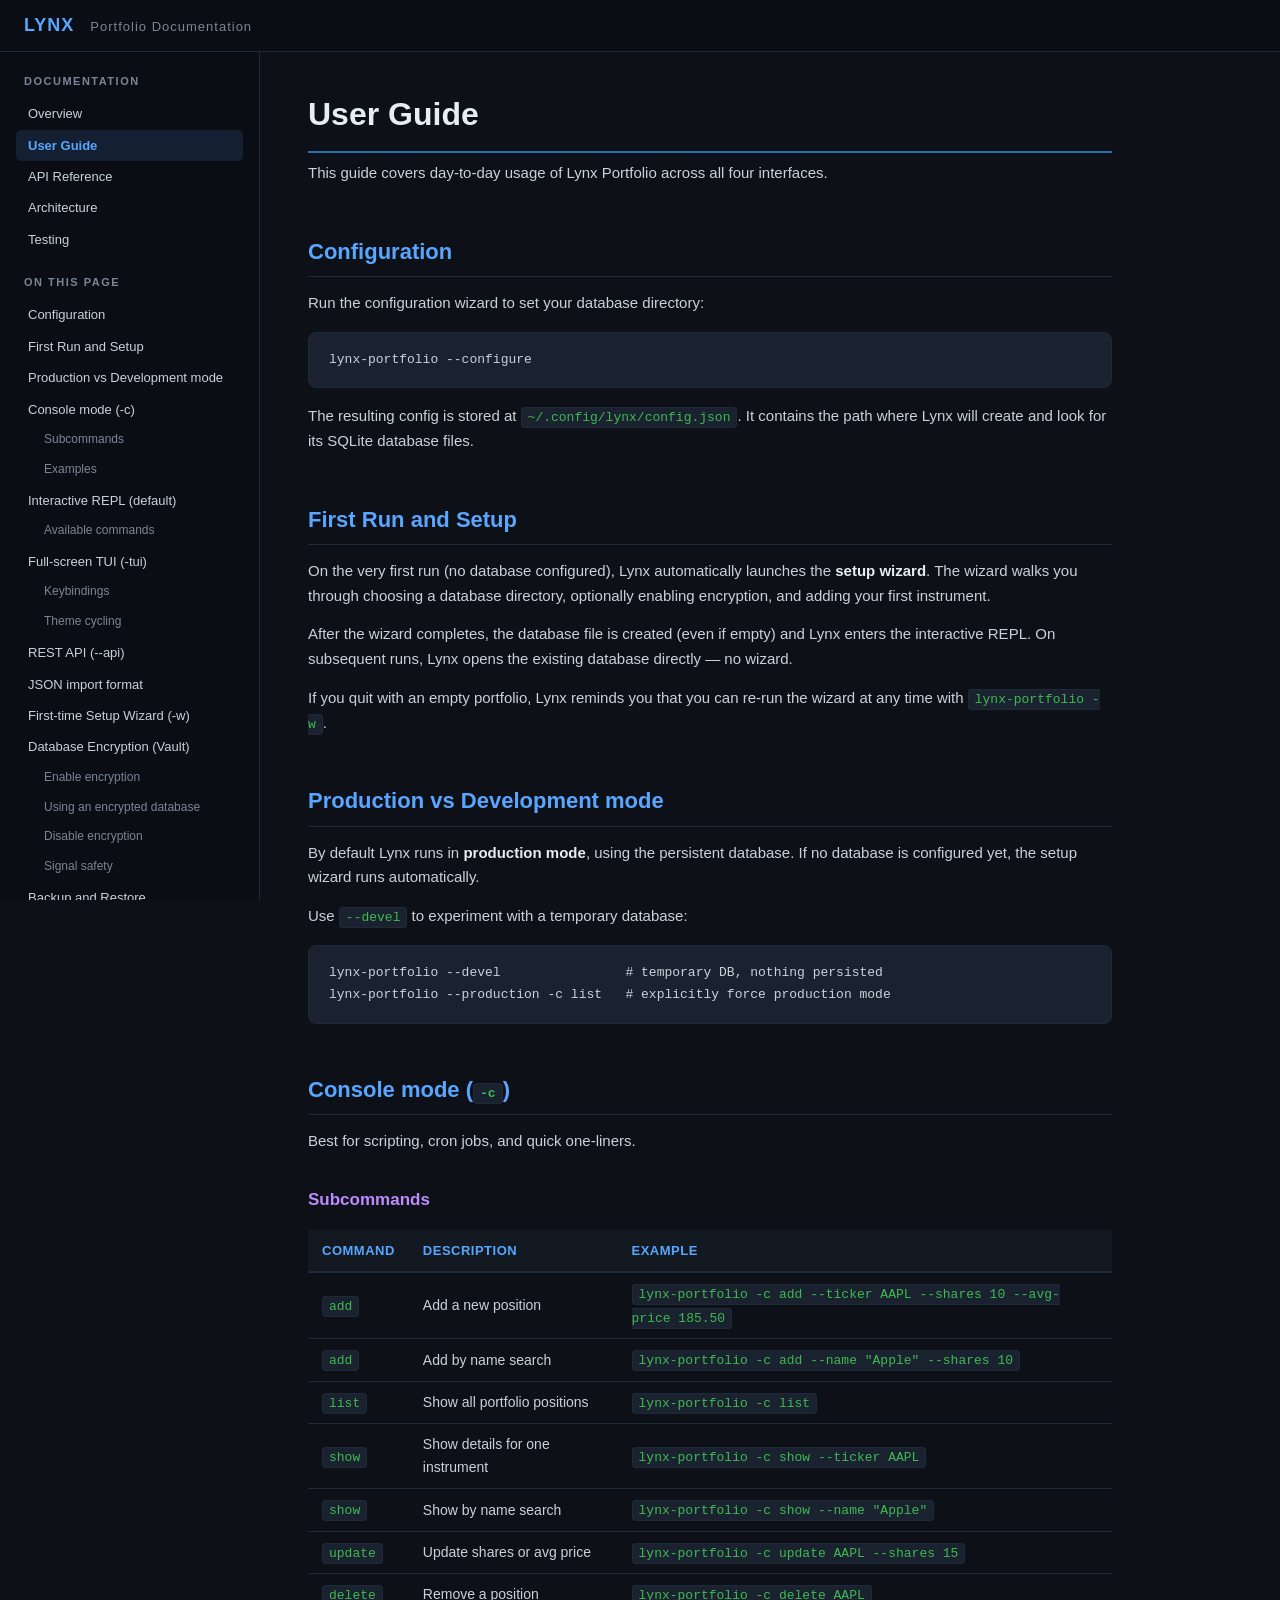
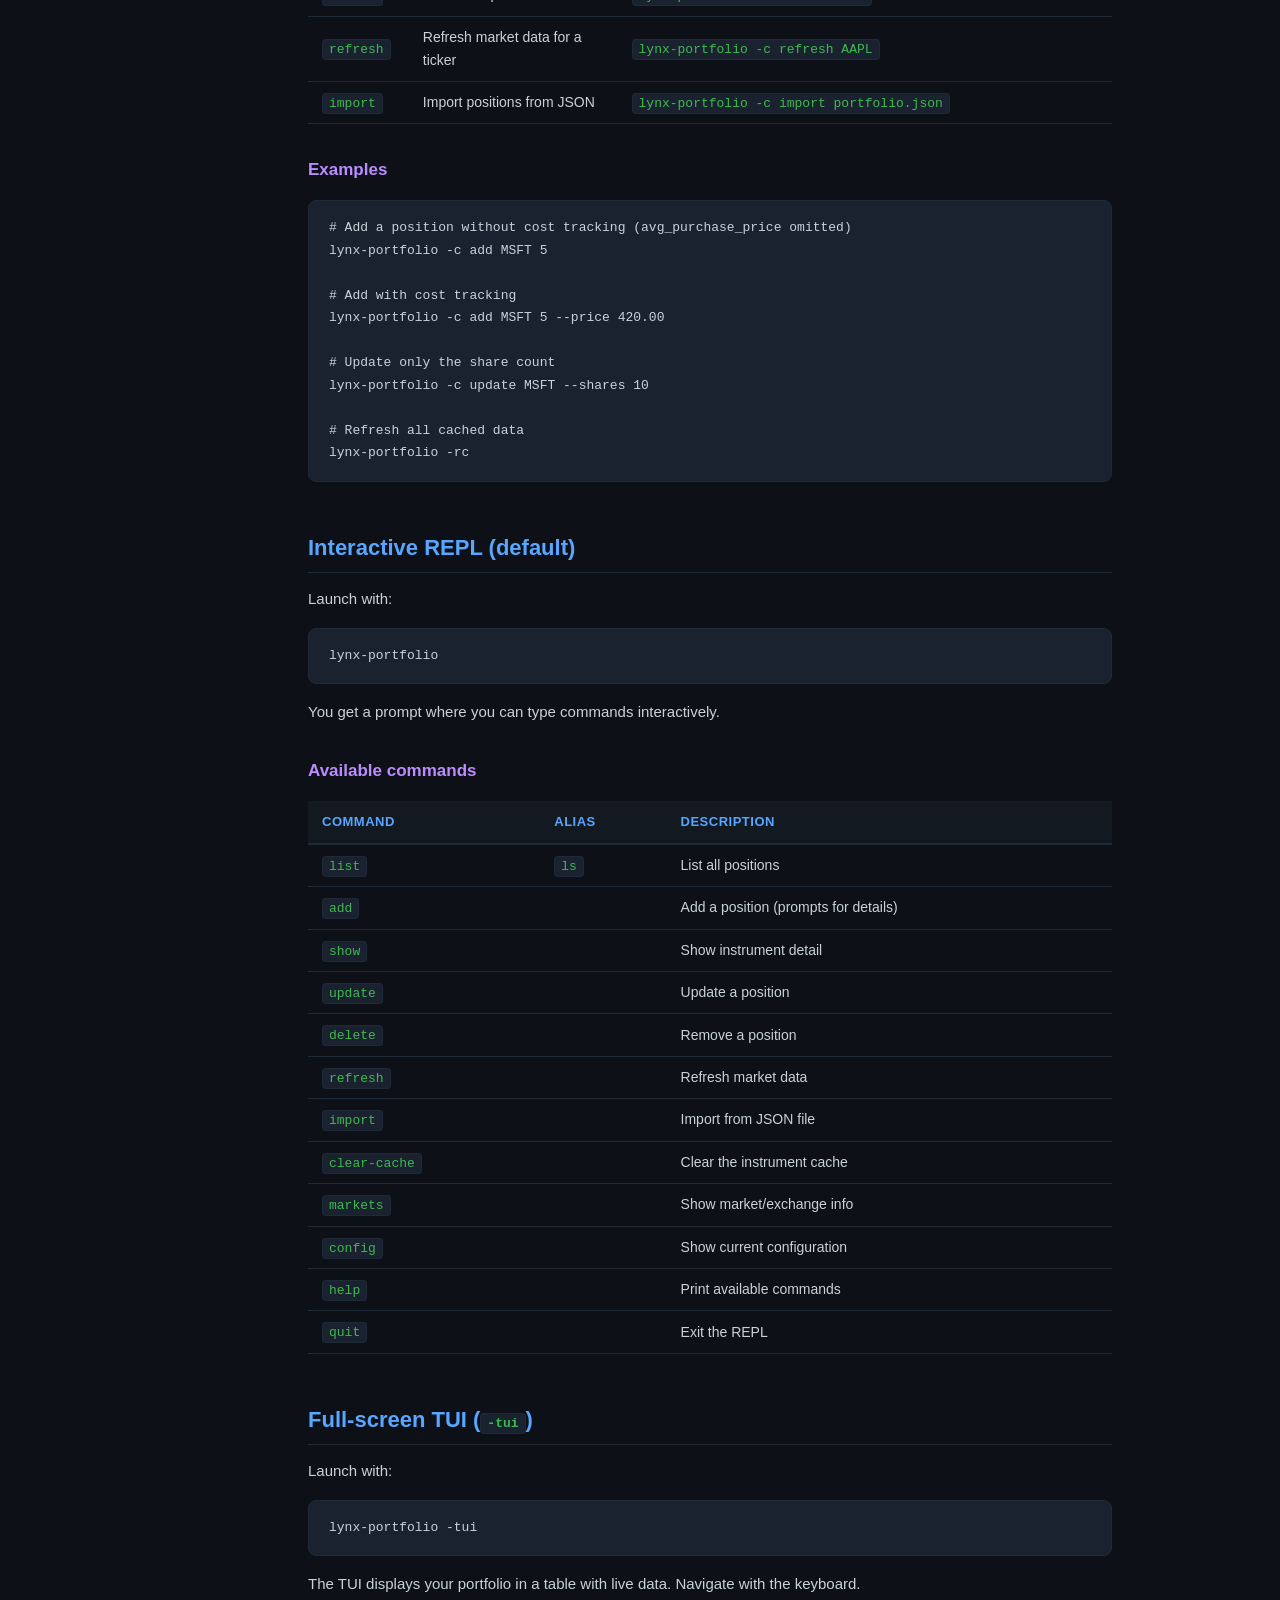
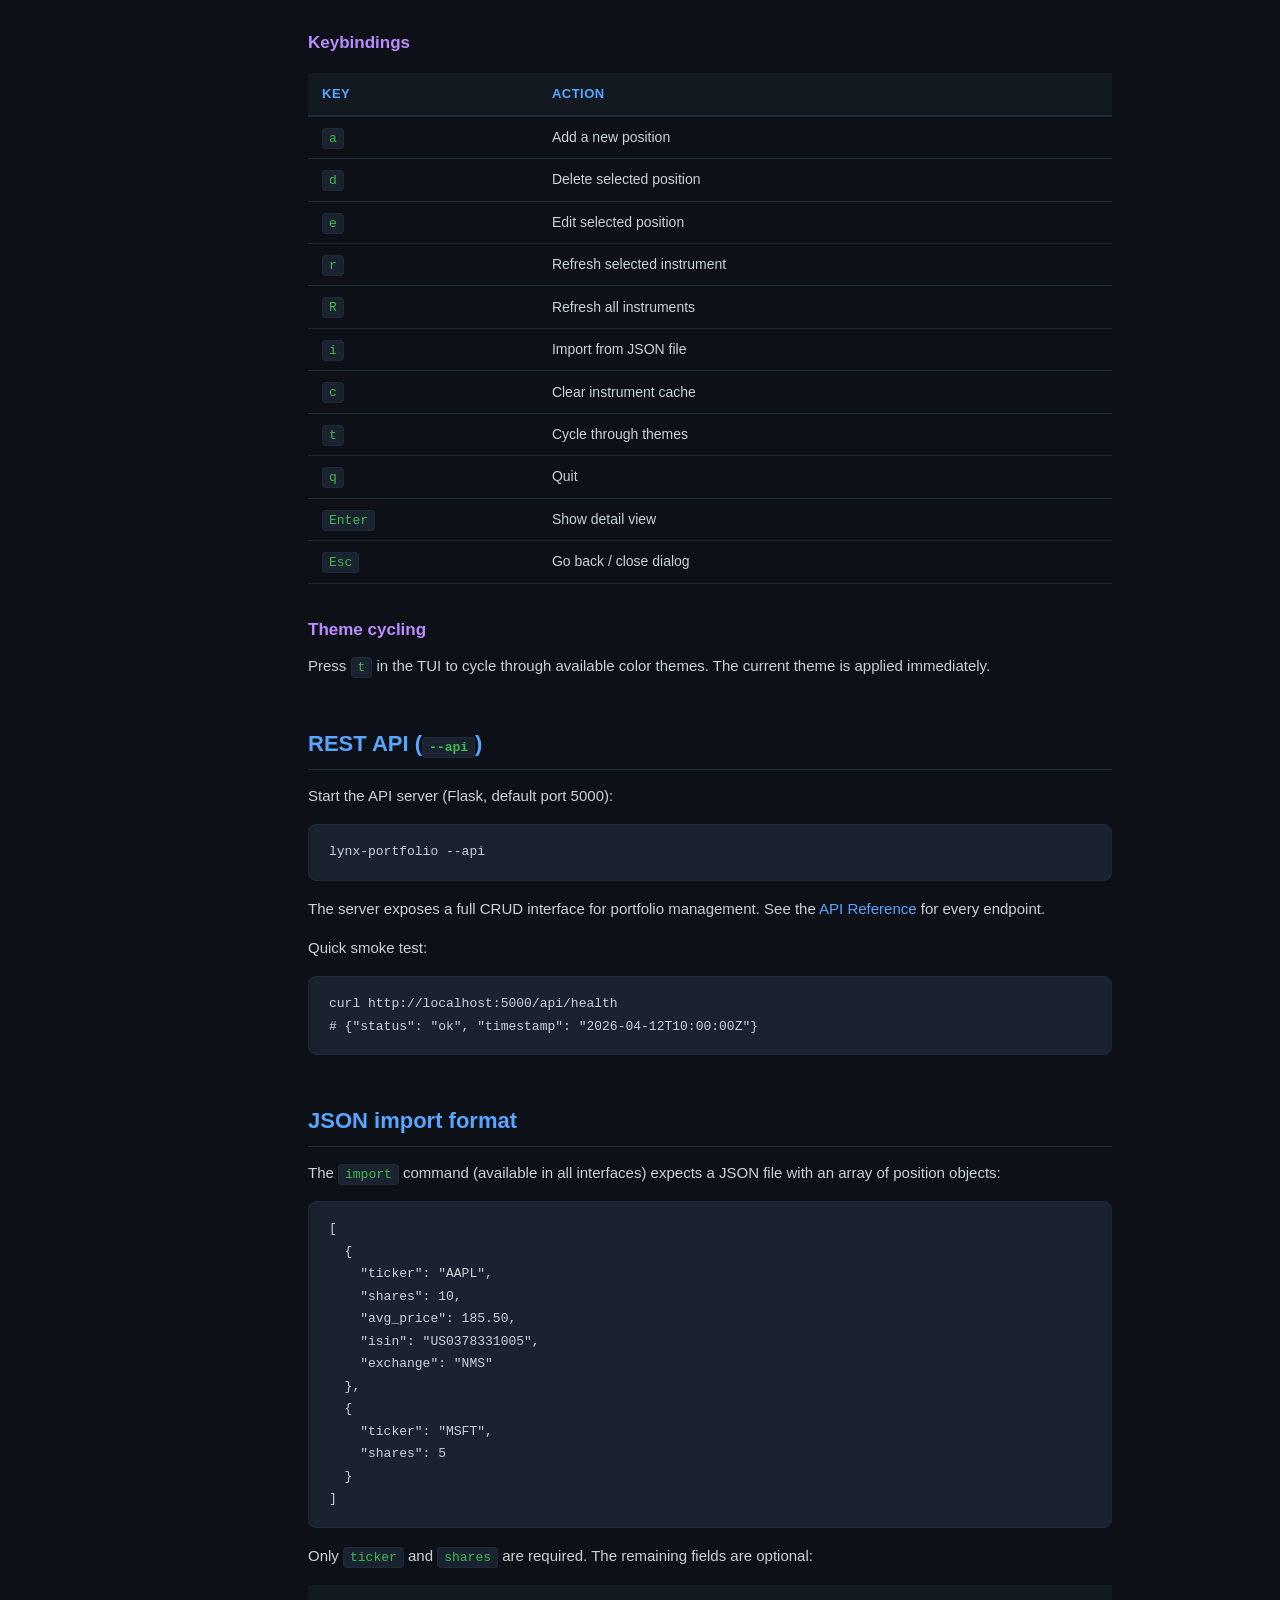
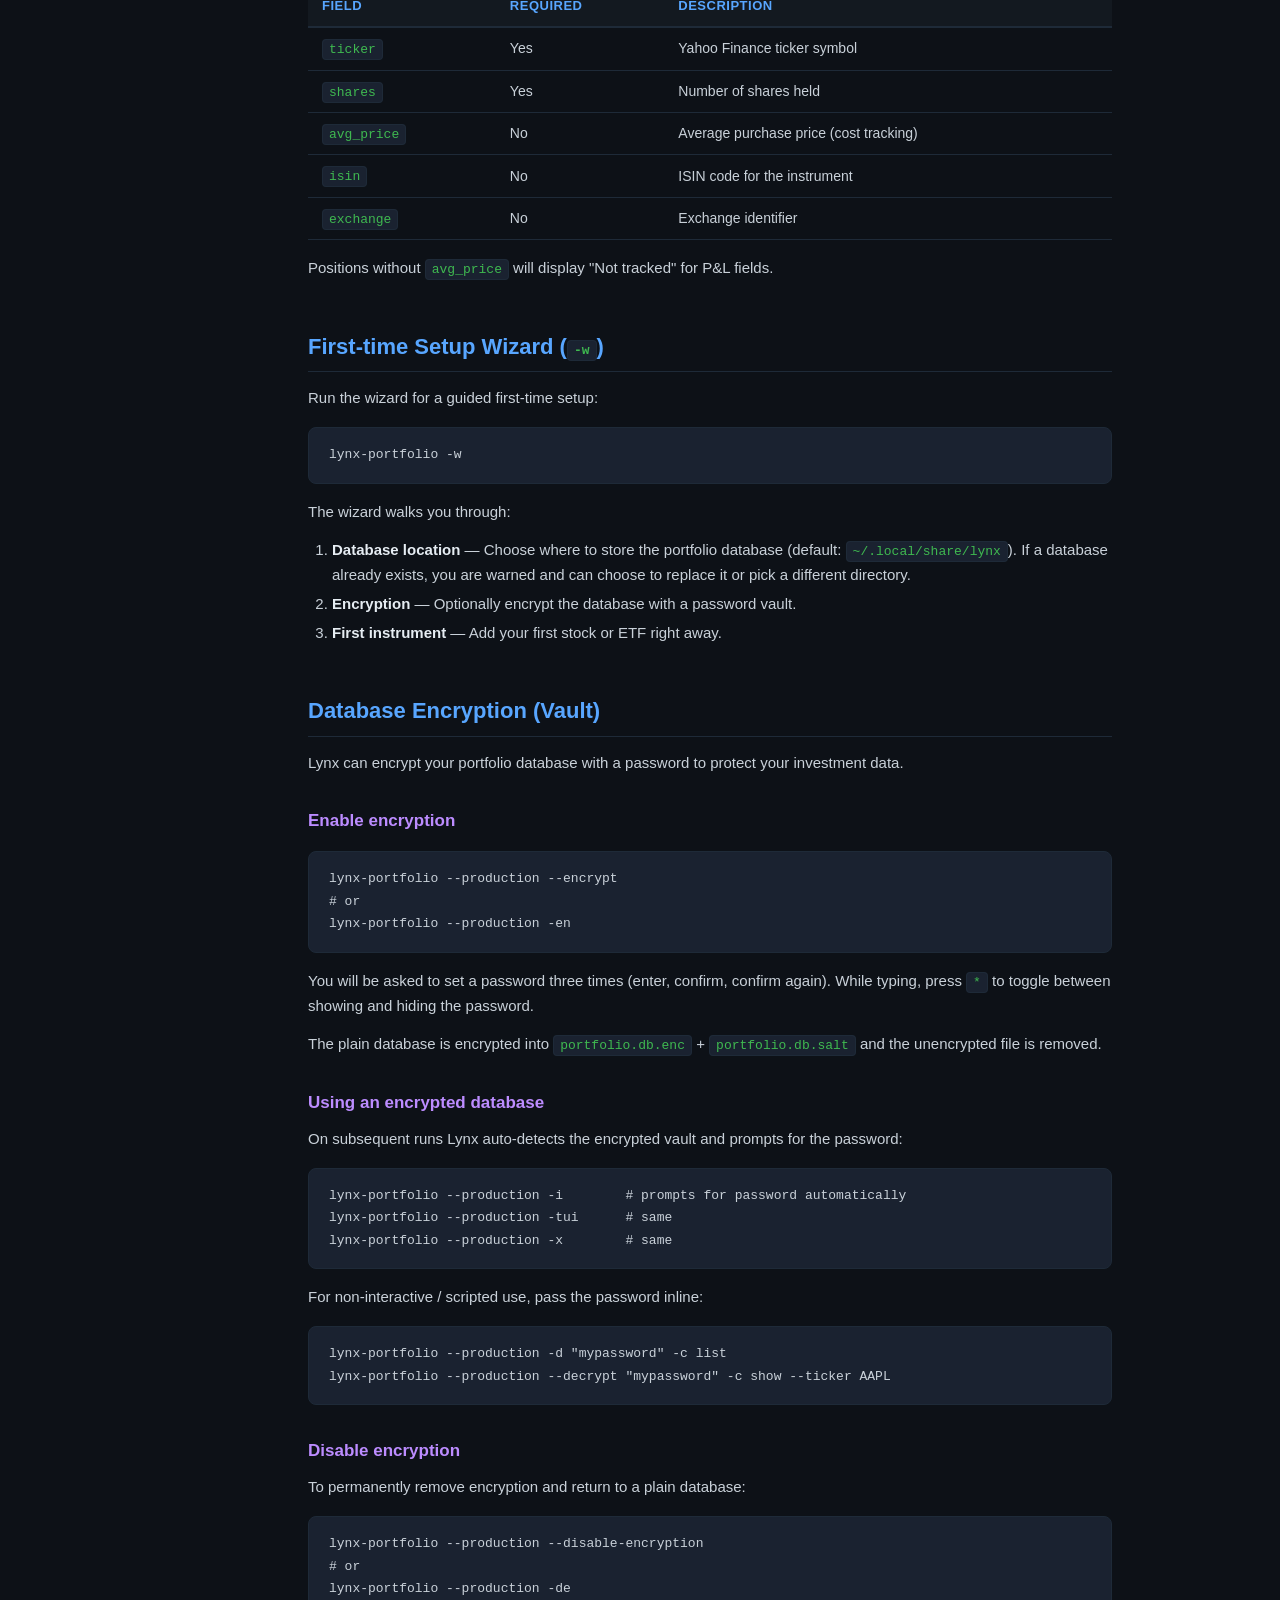
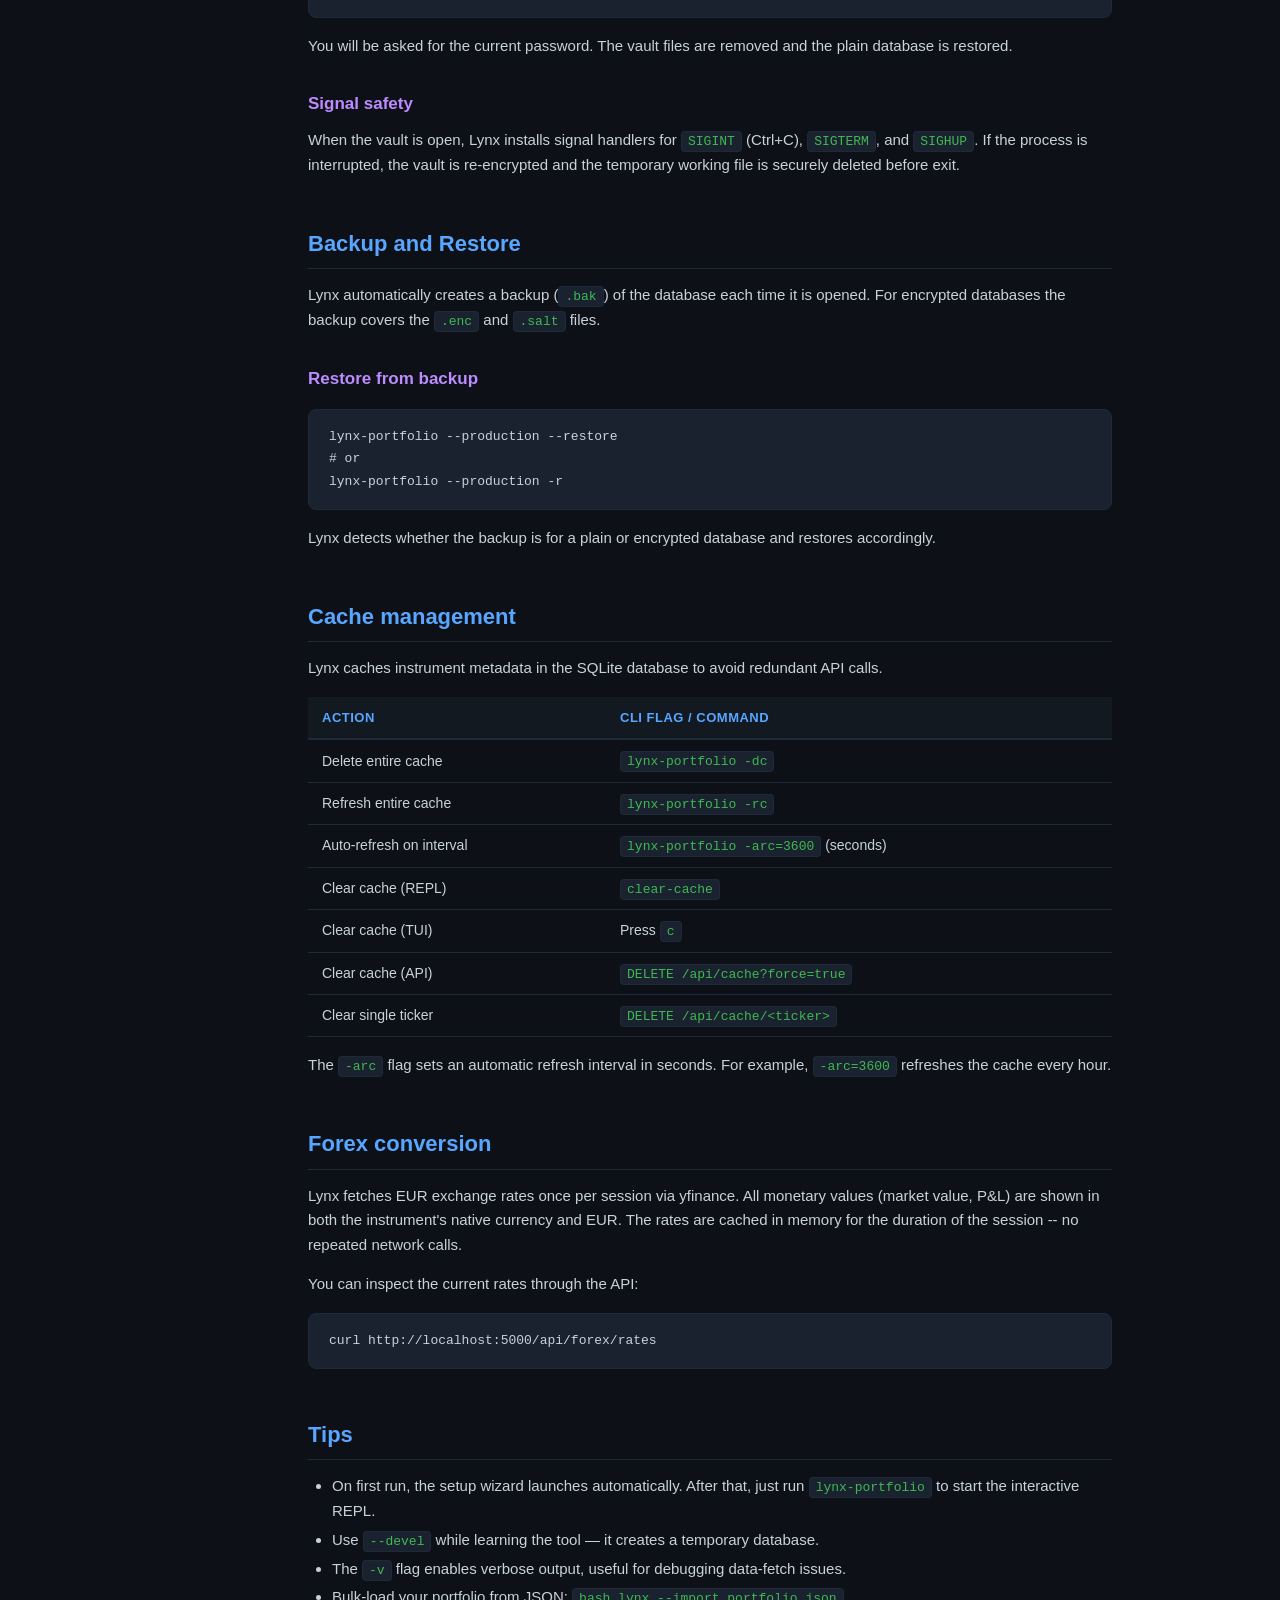
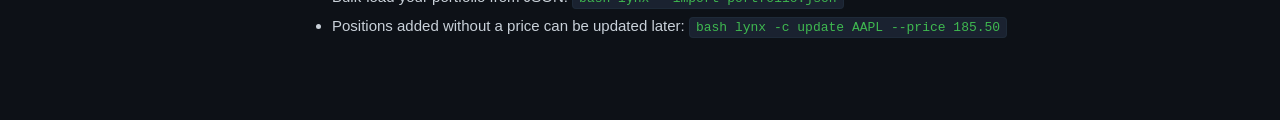
<file: docs/user-guide.html>
<!DOCTYPE html>
<html lang="en">
<head>
<meta charset="UTF-8">
<meta name="viewport" content="width=device-width, initial-scale=1.0">
<title>User Guide — Lynx Portfolio</title>
<style>
/* ── Reset & base ──────────────────────────────────────────────── */
*, *::before, *::after { box-sizing: border-box; margin: 0; padding: 0; }

:root {
  --bg:          #0d1117;
  --bg-sidebar:  #0a0e14;
  --bg-card:     #131920;
  --bg-code:     #1a2230;
  --border:      #1e2a38;
  --fg:          #c9d1d9;
  --fg-dim:      #7a8595;
  --fg-heading:  #e6edf3;
  --accent:      #58a6ff;
  --accent-dim:  #2d6cb4;
  --green:       #3fb950;
  --yellow:      #d29922;
  --red:         #f85149;
  --purple:      #bc8cff;
  --sidebar-w:   260px;
}

html { scroll-behavior: smooth; }
body {
  font-family: -apple-system, BlinkMacSystemFont, "Segoe UI", Helvetica, Arial, sans-serif;
  background: var(--bg);
  color: var(--fg);
  line-height: 1.65;
  font-size: 15px;
}

/* ── Top bar ───────────────────────────────────────────────────── */
.topbar {
  position: fixed;
  top: 0; left: 0; right: 0;
  height: 52px;
  background: var(--bg-sidebar);
  border-bottom: 1px solid var(--border);
  display: flex;
  align-items: center;
  padding: 0 24px;
  z-index: 100;
}
.topbar .logo {
  font-size: 18px;
  font-weight: 700;
  color: var(--accent);
  letter-spacing: 1px;
}
.topbar .logo span {
  color: var(--fg-dim);
  font-weight: 400;
  font-size: 13px;
  margin-left: 10px;
}

/* ── Sidebar ───────────────────────────────────────────────────── */
.sidebar {
  position: fixed;
  top: 52px;
  left: 0;
  bottom: 0;
  width: var(--sidebar-w);
  background: var(--bg-sidebar);
  border-right: 1px solid var(--border);
  overflow-y: auto;
  padding: 20px 0;
  z-index: 90;
}
.sidebar::-webkit-scrollbar { width: 4px; }
.sidebar::-webkit-scrollbar-thumb { background: var(--border); border-radius: 4px; }

.sidebar .nav-section {
  padding: 0 16px;
  margin-bottom: 18px;
}
.sidebar .nav-section-title {
  font-size: 11px;
  font-weight: 600;
  text-transform: uppercase;
  letter-spacing: 1.5px;
  color: var(--fg-dim);
  margin-bottom: 8px;
  padding-left: 8px;
}
.sidebar a {
  display: block;
  padding: 5px 8px 5px 12px;
  color: var(--fg);
  text-decoration: none;
  font-size: 13px;
  border-radius: 5px;
  transition: background 0.15s, color 0.15s;
}
.sidebar a:hover {
  background: rgba(88, 166, 255, 0.08);
  color: var(--accent);
}
.sidebar a.active {
  background: rgba(88, 166, 255, 0.12);
  color: var(--accent);
  font-weight: 600;
}
.sidebar a.toc-h3 {
  padding-left: 28px;
  font-size: 12px;
  color: var(--fg-dim);
}
.sidebar a.toc-h3:hover {
  color: var(--accent);
}

/* ── Main content ──────────────────────────────────────────────── */
.content {
  margin-left: var(--sidebar-w);
  margin-top: 52px;
  padding: 36px 48px 80px;
  max-width: 900px;
}

/* ── Typography ────────────────────────────────────────────────── */
h1 {
  font-size: 32px;
  font-weight: 700;
  color: var(--fg-heading);
  margin-bottom: 8px;
  padding-bottom: 10px;
  border-bottom: 2px solid var(--accent-dim);
}
h2 {
  font-size: 22px;
  font-weight: 600;
  color: var(--accent);
  margin-top: 48px;
  margin-bottom: 14px;
  padding-bottom: 6px;
  border-bottom: 1px solid var(--border);
}
h3 {
  font-size: 17px;
  font-weight: 600;
  color: var(--purple);
  margin-top: 32px;
  margin-bottom: 10px;
}
h4 {
  font-size: 15px;
  font-weight: 600;
  color: var(--yellow);
  margin-top: 24px;
  margin-bottom: 8px;
}

p { margin-bottom: 14px; }

a { color: var(--accent); text-decoration: none; }
a:hover { text-decoration: underline; }

strong { color: var(--fg-heading); }

/* ── Lists ─────────────────────────────────────────────────────── */
ul, ol {
  margin: 0 0 16px 24px;
}
li {
  margin-bottom: 4px;
}
li > ul, li > ol {
  margin-top: 4px;
  margin-bottom: 4px;
}

/* ── Code ──────────────────────────────────────────────────────── */
code {
  font-family: "JetBrains Mono", "Fira Code", "Cascadia Code", Consolas, monospace;
  font-size: 13px;
  background: var(--bg-code);
  color: var(--green);
  padding: 2px 6px;
  border-radius: 4px;
  border: 1px solid var(--border);
}

pre {
  background: var(--bg-code);
  border: 1px solid var(--border);
  border-radius: 8px;
  padding: 16px 20px;
  overflow-x: auto;
  margin: 16px 0;
  line-height: 1.5;
}
pre code {
  background: none;
  border: none;
  padding: 0;
  color: var(--fg);
  font-size: 13px;
}

/* ── Tables ────────────────────────────────────────────────────── */
table {
  width: 100%;
  border-collapse: collapse;
  margin: 16px 0;
  font-size: 14px;
}
thead {
  background: var(--bg-card);
}
th {
  text-align: left;
  padding: 10px 14px;
  font-weight: 600;
  color: var(--accent);
  border-bottom: 2px solid var(--border);
  font-size: 13px;
  text-transform: uppercase;
  letter-spacing: 0.5px;
}
td {
  padding: 9px 14px;
  border-bottom: 1px solid var(--border);
}
tr:hover {
  background: rgba(88, 166, 255, 0.04);
}

/* ── Blockquote ────────────────────────────────────────────────── */
blockquote {
  border-left: 3px solid var(--accent-dim);
  margin: 16px 0;
  padding: 12px 20px;
  background: var(--bg-card);
  border-radius: 0 8px 8px 0;
  color: var(--fg-dim);
}

/* ── Horizontal rule ───────────────────────────────────────────── */
hr {
  border: none;
  border-top: 1px solid var(--border);
  margin: 32px 0;
}

/* ── Responsive ────────────────────────────────────────────────── */
@media (max-width: 800px) {
  .sidebar { display: none; }
  .content { margin-left: 0; padding: 24px 20px 60px; }
}
</style>
</head>
<body>

<div class="topbar">
  <div class="logo">LYNX <span>Portfolio Documentation</span></div>
</div>

<nav class="sidebar">
  <div class="nav-section">
    <div class="nav-section-title">Documentation</div>
        <a href="README.html">Overview</a>
    <a href="user-guide.html" class="active">User Guide</a>
    <a href="api-reference.html">API Reference</a>
    <a href="architecture.html">Architecture</a>
    <a href="testing.html">Testing</a>
  </div>
  <div class="nav-section">
    <div class="nav-section-title">On this page</div>
        <a href="#configuration" class="">Configuration</a>
    <a href="#first-run-and-setup" class="">First Run and Setup</a>
    <a href="#production-vs-development-mode" class="">Production vs Development mode</a>
    <a href="#console-mode-c" class="">Console mode (-c)</a>
    <a href="#subcommands" class="toc-h3">Subcommands</a>
    <a href="#examples" class="toc-h3">Examples</a>
    <a href="#interactive-repl-default" class="">Interactive REPL (default)</a>
    <a href="#available-commands" class="toc-h3">Available commands</a>
    <a href="#full-screen-tui-tui" class="">Full-screen TUI (-tui)</a>
    <a href="#keybindings" class="toc-h3">Keybindings</a>
    <a href="#theme-cycling" class="toc-h3">Theme cycling</a>
    <a href="#rest-api-api" class="">REST API (--api)</a>
    <a href="#json-import-format" class="">JSON import format</a>
    <a href="#first-time-setup-wizard-w" class="">First-time Setup Wizard (-w)</a>
    <a href="#database-encryption-vault" class="">Database Encryption (Vault)</a>
    <a href="#enable-encryption" class="toc-h3">Enable encryption</a>
    <a href="#using-an-encrypted-database" class="toc-h3">Using an encrypted database</a>
    <a href="#disable-encryption" class="toc-h3">Disable encryption</a>
    <a href="#signal-safety" class="toc-h3">Signal safety</a>
    <a href="#backup-and-restore" class="">Backup and Restore</a>
    <a href="#restore-from-backup" class="toc-h3">Restore from backup</a>
    <a href="#cache-management" class="">Cache management</a>
    <a href="#forex-conversion" class="">Forex conversion</a>
    <a href="#tips" class="">Tips</a>
  </div>
</nav>

<main class="content">
<h1 id="user-guide">User Guide</h1>
<p>This guide covers day-to-day usage of Lynx Portfolio across all four
interfaces.</p>
<h2 id="configuration">Configuration</h2>
<p>Run the configuration wizard to set your database directory:</p>
<pre><code class="language-bash">lynx-portfolio --configure
</code></pre>
<p>The resulting config is stored at <code>~/.config/lynx/config.json</code>. It contains the
path where Lynx will create and look for its SQLite database files.</p>
<h2 id="first-run-and-setup">First Run and Setup</h2>
<p>On the very first run (no database configured), Lynx automatically launches the
<strong>setup wizard</strong>. The wizard walks you through choosing a database directory,
optionally enabling encryption, and adding your first instrument.</p>
<p>After the wizard completes, the database file is created (even if empty) and
Lynx enters the interactive REPL. On subsequent runs, Lynx opens the existing
database directly — no wizard.</p>
<p>If you quit with an empty portfolio, Lynx reminds you that you can re-run the
wizard at any time with <code>lynx-portfolio -w</code>.</p>
<h2 id="production-vs-development-mode">Production vs Development mode</h2>
<p>By default Lynx runs in <strong>production mode</strong>, using the persistent database. If
no database is configured yet, the setup wizard runs automatically.</p>
<p>Use <code>--devel</code> to experiment with a temporary database:</p>
<pre><code class="language-bash">lynx-portfolio --devel                # temporary DB, nothing persisted
lynx-portfolio --production -c list   # explicitly force production mode
</code></pre>
<h2 id="console-mode-c">Console mode (<code>-c</code>)</h2>
<p>Best for scripting, cron jobs, and quick one-liners.</p>
<h3 id="subcommands">Subcommands</h3>
<table>
<thead>
<tr>
<th>Command</th>
<th>Description</th>
<th>Example</th>
</tr>
</thead>
<tbody>
<tr>
<td><code>add</code></td>
<td>Add a new position</td>
<td><code>lynx-portfolio -c add --ticker AAPL --shares 10 --avg-price 185.50</code></td>
</tr>
<tr>
<td><code>add</code></td>
<td>Add by name search</td>
<td><code>lynx-portfolio -c add --name "Apple" --shares 10</code></td>
</tr>
<tr>
<td><code>list</code></td>
<td>Show all portfolio positions</td>
<td><code>lynx-portfolio -c list</code></td>
</tr>
<tr>
<td><code>show</code></td>
<td>Show details for one instrument</td>
<td><code>lynx-portfolio -c show --ticker AAPL</code></td>
</tr>
<tr>
<td><code>show</code></td>
<td>Show by name search</td>
<td><code>lynx-portfolio -c show --name "Apple"</code></td>
</tr>
<tr>
<td><code>update</code></td>
<td>Update shares or avg price</td>
<td><code>lynx-portfolio -c update AAPL --shares 15</code></td>
</tr>
<tr>
<td><code>delete</code></td>
<td>Remove a position</td>
<td><code>lynx-portfolio -c delete AAPL</code></td>
</tr>
<tr>
<td><code>refresh</code></td>
<td>Refresh market data for a ticker</td>
<td><code>lynx-portfolio -c refresh AAPL</code></td>
</tr>
<tr>
<td><code>import</code></td>
<td>Import positions from JSON</td>
<td><code>lynx-portfolio -c import portfolio.json</code></td>
</tr>
</tbody>
</table>
<h3 id="examples">Examples</h3>
<pre><code class="language-bash"># Add a position without cost tracking (avg_purchase_price omitted)
lynx-portfolio -c add MSFT 5

# Add with cost tracking
lynx-portfolio -c add MSFT 5 --price 420.00

# Update only the share count
lynx-portfolio -c update MSFT --shares 10

# Refresh all cached data
lynx-portfolio -rc
</code></pre>
<h2 id="interactive-repl-default">Interactive REPL (default)</h2>
<p>Launch with:</p>
<pre><code class="language-bash">lynx-portfolio
</code></pre>
<p>You get a prompt where you can type commands interactively.</p>
<h3 id="available-commands">Available commands</h3>
<table>
<thead>
<tr>
<th>Command</th>
<th>Alias</th>
<th>Description</th>
</tr>
</thead>
<tbody>
<tr>
<td><code>list</code></td>
<td><code>ls</code></td>
<td>List all positions</td>
</tr>
<tr>
<td><code>add</code></td>
<td></td>
<td>Add a position (prompts for details)</td>
</tr>
<tr>
<td><code>show</code></td>
<td></td>
<td>Show instrument detail</td>
</tr>
<tr>
<td><code>update</code></td>
<td></td>
<td>Update a position</td>
</tr>
<tr>
<td><code>delete</code></td>
<td></td>
<td>Remove a position</td>
</tr>
<tr>
<td><code>refresh</code></td>
<td></td>
<td>Refresh market data</td>
</tr>
<tr>
<td><code>import</code></td>
<td></td>
<td>Import from JSON file</td>
</tr>
<tr>
<td><code>clear-cache</code></td>
<td></td>
<td>Clear the instrument cache</td>
</tr>
<tr>
<td><code>markets</code></td>
<td></td>
<td>Show market/exchange info</td>
</tr>
<tr>
<td><code>config</code></td>
<td></td>
<td>Show current configuration</td>
</tr>
<tr>
<td><code>help</code></td>
<td></td>
<td>Print available commands</td>
</tr>
<tr>
<td><code>quit</code></td>
<td></td>
<td>Exit the REPL</td>
</tr>
</tbody>
</table>
<h2 id="full-screen-tui-tui">Full-screen TUI (<code>-tui</code>)</h2>
<p>Launch with:</p>
<pre><code class="language-bash">lynx-portfolio -tui
</code></pre>
<p>The TUI displays your portfolio in a table with live data. Navigate with the
keyboard.</p>
<h3 id="keybindings">Keybindings</h3>
<table>
<thead>
<tr>
<th>Key</th>
<th>Action</th>
</tr>
</thead>
<tbody>
<tr>
<td><code>a</code></td>
<td>Add a new position</td>
</tr>
<tr>
<td><code>d</code></td>
<td>Delete selected position</td>
</tr>
<tr>
<td><code>e</code></td>
<td>Edit selected position</td>
</tr>
<tr>
<td><code>r</code></td>
<td>Refresh selected instrument</td>
</tr>
<tr>
<td><code>R</code></td>
<td>Refresh all instruments</td>
</tr>
<tr>
<td><code>i</code></td>
<td>Import from JSON file</td>
</tr>
<tr>
<td><code>c</code></td>
<td>Clear instrument cache</td>
</tr>
<tr>
<td><code>t</code></td>
<td>Cycle through themes</td>
</tr>
<tr>
<td><code>q</code></td>
<td>Quit</td>
</tr>
<tr>
<td><code>Enter</code></td>
<td>Show detail view</td>
</tr>
<tr>
<td><code>Esc</code></td>
<td>Go back / close dialog</td>
</tr>
</tbody>
</table>
<h3 id="theme-cycling">Theme cycling</h3>
<p>Press <code>t</code> in the TUI to cycle through available color themes. The current theme
is applied immediately.</p>
<h2 id="rest-api-api">REST API (<code>--api</code>)</h2>
<p>Start the API server (Flask, default port 5000):</p>
<pre><code class="language-bash">lynx-portfolio --api
</code></pre>
<p>The server exposes a full CRUD interface for portfolio management. See the
<a href="api-reference.md">API Reference</a> for every endpoint.</p>
<p>Quick smoke test:</p>
<pre><code class="language-bash">curl http://localhost:5000/api/health
# {&quot;status&quot;: &quot;ok&quot;, &quot;timestamp&quot;: &quot;2026-04-12T10:00:00Z&quot;}
</code></pre>
<h2 id="json-import-format">JSON import format</h2>
<p>The <code>import</code> command (available in all interfaces) expects a JSON file with an
array of position objects:</p>
<pre><code class="language-json">[
  {
    &quot;ticker&quot;: &quot;AAPL&quot;,
    &quot;shares&quot;: 10,
    &quot;avg_price&quot;: 185.50,
    &quot;isin&quot;: &quot;US0378331005&quot;,
    &quot;exchange&quot;: &quot;NMS&quot;
  },
  {
    &quot;ticker&quot;: &quot;MSFT&quot;,
    &quot;shares&quot;: 5
  }
]
</code></pre>
<p>Only <code>ticker</code> and <code>shares</code> are required. The remaining fields are optional:</p>
<table>
<thead>
<tr>
<th>Field</th>
<th>Required</th>
<th>Description</th>
</tr>
</thead>
<tbody>
<tr>
<td><code>ticker</code></td>
<td>Yes</td>
<td>Yahoo Finance ticker symbol</td>
</tr>
<tr>
<td><code>shares</code></td>
<td>Yes</td>
<td>Number of shares held</td>
</tr>
<tr>
<td><code>avg_price</code></td>
<td>No</td>
<td>Average purchase price (cost tracking)</td>
</tr>
<tr>
<td><code>isin</code></td>
<td>No</td>
<td>ISIN code for the instrument</td>
</tr>
<tr>
<td><code>exchange</code></td>
<td>No</td>
<td>Exchange identifier</td>
</tr>
</tbody>
</table>
<p>Positions without <code>avg_price</code> will display "Not tracked" for P&amp;L fields.</p>
<h2 id="first-time-setup-wizard-w">First-time Setup Wizard (<code>-w</code>)</h2>
<p>Run the wizard for a guided first-time setup:</p>
<pre><code class="language-bash">lynx-portfolio -w
</code></pre>
<p>The wizard walks you through:</p>
<ol>
<li><strong>Database location</strong> — Choose where to store the portfolio database
   (default: <code>~/.local/share/lynx</code>). If a database already exists, you are
   warned and can choose to replace it or pick a different directory.</li>
<li><strong>Encryption</strong> — Optionally encrypt the database with a password vault.</li>
<li><strong>First instrument</strong> — Add your first stock or ETF right away.</li>
</ol>
<h2 id="database-encryption-vault">Database Encryption (Vault)</h2>
<p>Lynx can encrypt your portfolio database with a password to protect your
investment data.</p>
<h3 id="enable-encryption">Enable encryption</h3>
<pre><code class="language-bash">lynx-portfolio --production --encrypt
# or
lynx-portfolio --production -en
</code></pre>
<p>You will be asked to set a password three times (enter, confirm, confirm again).
While typing, press <code>*</code> to toggle between showing and hiding the password.</p>
<p>The plain database is encrypted into <code>portfolio.db.enc</code> + <code>portfolio.db.salt</code>
and the unencrypted file is removed.</p>
<h3 id="using-an-encrypted-database">Using an encrypted database</h3>
<p>On subsequent runs Lynx auto-detects the encrypted vault and prompts for the
password:</p>
<pre><code class="language-bash">lynx-portfolio --production -i        # prompts for password automatically
lynx-portfolio --production -tui      # same
lynx-portfolio --production -x        # same
</code></pre>
<p>For non-interactive / scripted use, pass the password inline:</p>
<pre><code class="language-bash">lynx-portfolio --production -d &quot;mypassword&quot; -c list
lynx-portfolio --production --decrypt &quot;mypassword&quot; -c show --ticker AAPL
</code></pre>
<h3 id="disable-encryption">Disable encryption</h3>
<p>To permanently remove encryption and return to a plain database:</p>
<pre><code class="language-bash">lynx-portfolio --production --disable-encryption
# or
lynx-portfolio --production -de
</code></pre>
<p>You will be asked for the current password. The vault files are removed and
the plain database is restored.</p>
<h3 id="signal-safety">Signal safety</h3>
<p>When the vault is open, Lynx installs signal handlers for <code>SIGINT</code> (Ctrl+C),
<code>SIGTERM</code>, and <code>SIGHUP</code>. If the process is interrupted, the vault is
re-encrypted and the temporary working file is securely deleted before exit.</p>
<h2 id="backup-and-restore">Backup and Restore</h2>
<p>Lynx automatically creates a backup (<code>.bak</code>) of the database each time it is
opened. For encrypted databases the backup covers the <code>.enc</code> and <code>.salt</code> files.</p>
<h3 id="restore-from-backup">Restore from backup</h3>
<pre><code class="language-bash">lynx-portfolio --production --restore
# or
lynx-portfolio --production -r
</code></pre>
<p>Lynx detects whether the backup is for a plain or encrypted database and
restores accordingly.</p>
<h2 id="cache-management">Cache management</h2>
<p>Lynx caches instrument metadata in the SQLite database to avoid redundant API
calls.</p>
<table>
<thead>
<tr>
<th>Action</th>
<th>CLI flag / command</th>
</tr>
</thead>
<tbody>
<tr>
<td>Delete entire cache</td>
<td><code>lynx-portfolio -dc</code></td>
</tr>
<tr>
<td>Refresh entire cache</td>
<td><code>lynx-portfolio -rc</code></td>
</tr>
<tr>
<td>Auto-refresh on interval</td>
<td><code>lynx-portfolio -arc=3600</code> (seconds)</td>
</tr>
<tr>
<td>Clear cache (REPL)</td>
<td><code>clear-cache</code></td>
</tr>
<tr>
<td>Clear cache (TUI)</td>
<td>Press <code>c</code></td>
</tr>
<tr>
<td>Clear cache (API)</td>
<td><code>DELETE /api/cache?force=true</code></td>
</tr>
<tr>
<td>Clear single ticker</td>
<td><code>DELETE /api/cache/&lt;ticker&gt;</code></td>
</tr>
</tbody>
</table>
<p>The <code>-arc</code> flag sets an automatic refresh interval in seconds. For example,
<code>-arc=3600</code> refreshes the cache every hour.</p>
<h2 id="forex-conversion">Forex conversion</h2>
<p>Lynx fetches EUR exchange rates once per session via yfinance. All monetary
values (market value, P&amp;L) are shown in both the instrument's native currency
and EUR. The rates are cached in memory for the duration of the session -- no
repeated network calls.</p>
<p>You can inspect the current rates through the API:</p>
<pre><code class="language-bash">curl http://localhost:5000/api/forex/rates
</code></pre>
<h2 id="tips">Tips</h2>
<ul>
<li>On first run, the setup wizard launches automatically. After that, just
  run <code>lynx-portfolio</code> to start the interactive REPL.</li>
<li>Use <code>--devel</code> while learning the tool — it creates a temporary database.</li>
<li>The <code>-v</code> flag enables verbose output, useful for debugging data-fetch issues.</li>
<li>Bulk-load your portfolio from JSON:
  <code>bash
  lynx --import portfolio.json</code></li>
<li>Positions added without a price can be updated later:
  <code>bash
  lynx -c update AAPL --price 185.50</code></li>
</ul>
</main>

<script>
// Highlight active sidebar link on scroll
(function() {
  const headings = document.querySelectorAll('h2[id], h3[id]');
  const tocLinks = document.querySelectorAll('.sidebar a[href^="#"]');
  if (!headings.length || !tocLinks.length) return;

  function update() {
    let current = '';
    for (const h of headings) {
      if (h.getBoundingClientRect().top <= 100) current = h.id;
    }
    tocLinks.forEach(a => {
      a.classList.toggle('active', a.getAttribute('href') === '#' + current);
    });
  }
  window.addEventListener('scroll', update, { passive: true });
  update();
})();
</script>
</body>
</html>
</file>
<file: lynx_portfolio/web/app.css>
/* Lynx Portfolio — mobile-first responsive dashboard.
   Default palette is the Suite's "lynx-theme" — chosen so portfolio
   PnL (gains in vivid green, losses in vivid red) is the first thing
   the eye catches. Users can cycle to Dracula / Catppuccin / Tokyo
   Night / Nord / Gruvbox / Solarized Light via the ◐ button. */

:root {
  --bg:           #0f1419;
  --bg-alt:       #171c23;
  --surface:      #171c23;
  --panel:        #252b33;
  --text:         #e6eaf0;
  --subtle:       #9aa5b5;
  --primary:      #3daee9;
  --accent:       #facc15;
  --success:      #22c55e;
  --warning:      #f59e0b;
  --error:        #ef4444;
  --radius:       10px;
  --shadow:       0 2px 12px rgba(0,0,0,.35);
  --font-sans:    -apple-system, BlinkMacSystemFont, "Segoe UI", Roboto, Oxygen, Ubuntu, sans-serif;
  --font-mono:    "JetBrains Mono", "Fira Code", Menlo, Consolas, monospace;
}

* { box-sizing: border-box; }

html, body {
  margin: 0; padding: 0;
  background: var(--bg); color: var(--text);
  font-family: var(--font-sans);
  font-size: 15px;
  -webkit-font-smoothing: antialiased;
}

.hidden { display: none !important; }

/* ────────── Login overlay ────────── */

.overlay {
  position: fixed; inset: 0;
  background: rgba(0,0,0,.6);
  backdrop-filter: blur(6px);
  display: flex; align-items: center; justify-content: center;
  z-index: 100;
}
.login-card {
  background: var(--surface);
  padding: 2rem; border-radius: var(--radius);
  box-shadow: var(--shadow);
  width: min(92vw, 400px);
}
.login-card h1 { margin: 0 0 .5rem 0; color: var(--primary); }
.login-card label { display:block; margin-top: 1rem; color: var(--subtle); font-size: .85rem; }
.login-card input {
  width: 100%; margin-top: .3rem;
  padding: .6rem .8rem;
  background: var(--bg-alt); color: var(--text);
  border: 1px solid var(--panel); border-radius: 6px;
  font-family: var(--font-mono); font-size: .85rem;
}
.login-card button {
  margin-top: 1rem; width: 100%;
  padding: .7rem; background: var(--primary); color: var(--bg);
  border: none; border-radius: 6px; cursor: pointer; font-weight: 600;
}
.login-card .hint { font-size: .75rem; color: var(--subtle); margin-top: .8rem; }

/* ────────── Header ────────── */

header {
  display: grid;
  grid-template-columns: auto 1fr auto;
  align-items: center;
  padding: .7rem 1rem;
  background: var(--bg-alt);
  border-bottom: 1px solid var(--panel);
  position: sticky; top: 0; z-index: 10;
  gap: 1rem;
}
header h1 {
  margin: 0; font-size: 1rem; color: var(--primary);
  font-family: var(--font-mono);
}
header nav {
  display: flex; gap: .3rem; overflow-x: auto;
  scrollbar-width: none;
}
header nav::-webkit-scrollbar { display: none; }
header nav .tab {
  background: transparent; color: var(--subtle);
  border: 1px solid transparent;
  padding: .35rem .7rem;
  border-radius: 6px;
  cursor: pointer; white-space: nowrap;
  font-size: .85rem;
}
header nav .tab:hover { color: var(--text); }
header nav .tab.active {
  background: var(--surface); color: var(--primary);
  border-color: var(--panel);
}
header .actions {
  display: flex; gap: .25rem;
}
header .actions button {
  background: transparent; color: var(--subtle);
  border: 1px solid var(--panel);
  width: 32px; height: 32px; border-radius: 6px;
  cursor: pointer; font-size: 1rem;
}
header .actions button:hover { color: var(--accent); }

/* ────────── Main / panels ────────── */

main {
  padding: 1rem;
  max-width: 1200px; margin: 0 auto;
}
.panel { display: none; }
.panel.active { display: block; animation: fadein .2s ease; }
@keyframes fadein { from { opacity: 0; transform: translateY(4px); } to { opacity: 1; transform: none; } }

/* ────────── Stats cards ────────── */

.grid-cards {
  display: grid;
  grid-template-columns: repeat(auto-fit, minmax(180px, 1fr));
  gap: .7rem;
}
.card {
  background: var(--surface);
  padding: 1rem;
  border-radius: var(--radius);
  border: 1px solid var(--panel);
}
.card .label { font-size: .7rem; color: var(--subtle); text-transform: uppercase; letter-spacing: .08em; }
.card .value {
  display: block; margin-top: .4rem;
  font-family: var(--font-mono); font-weight: 600;
  font-size: 1.3rem; color: var(--text);
}
.card .value.positive { color: var(--success); }
.card .value.negative { color: var(--error); }
.card .sub { font-size: .8rem; color: var(--subtle); margin-top: .2rem; }

.spark-strip {
  margin-top: 1rem;
  background: var(--surface);
  border: 1px solid var(--panel);
  border-radius: var(--radius);
  padding: 1rem;
  font-family: var(--font-mono);
  color: var(--primary);
  font-size: 1.1rem;
  overflow-x: auto; white-space: nowrap;
}

/* ────────── Tables ────────── */

.table-wrap { overflow-x: auto; }
table {
  width: 100%;
  border-collapse: collapse;
  font-size: .9rem;
}
th, td {
  padding: .6rem .7rem;
  text-align: left;
  border-bottom: 1px solid var(--panel);
}
th {
  background: var(--bg-alt);
  color: var(--subtle); font-weight: 500;
  font-size: .75rem; text-transform: uppercase;
  letter-spacing: .05em;
  position: sticky; top: 56px; z-index: 1;
}
.num { text-align: right; font-family: var(--font-mono); }
td.num.pos { color: var(--success); }
td.num.neg { color: var(--error); }
td.ticker { font-family: var(--font-mono); color: var(--primary); font-weight: 600; }

.bar-col { width: 30%; }
.bar {
  height: 8px; border-radius: 4px;
  background: linear-gradient(90deg, var(--primary), var(--accent));
}

.positive { color: var(--success); }
.negative { color: var(--error); }

/* ────────── Movers two-column layout ────────── */

.two-col {
  display: grid;
  grid-template-columns: 1fr 1fr;
  gap: 1rem;
}
@media (max-width: 640px) {
  .two-col { grid-template-columns: 1fr; }
}

/* ────────── Watchlist add-row ────────── */

.add-watch {
  display: flex; gap: .5rem; margin-bottom: 1rem;
}
.add-watch input {
  flex: 1; padding: .5rem;
  background: var(--bg-alt); color: var(--text);
  border: 1px solid var(--panel); border-radius: 6px;
  font-family: var(--font-mono); text-transform: uppercase;
}
.add-watch button {
  padding: .5rem 1rem;
  background: var(--primary); color: var(--bg);
  border: none; border-radius: 6px; cursor: pointer;
  font-weight: 600;
}
.remove-btn {
  background: transparent; border: 1px solid var(--panel);
  color: var(--subtle); padding: .2rem .5rem; border-radius: 4px;
  cursor: pointer;
}
.remove-btn:hover { color: var(--error); border-color: var(--error); }

/* ────────── Alerts severity colors ────────── */

.sev { display: inline-block; padding: .1rem .5rem; border-radius: 4px; font-size: .75rem;
       font-weight: 600; text-transform: uppercase; letter-spacing: .05em; }
.sev-critical { background: var(--error); color: var(--bg); }
.sev-warn     { background: var(--warning); color: var(--bg); }
.sev-info     { background: var(--primary); color: var(--bg); }

/* ────────── Footer ────────── */

footer {
  padding: 1rem; text-align: center;
  color: var(--subtle);
  font-size: .75rem;
  display: flex; justify-content: space-between;
  max-width: 1200px; margin: 2rem auto 0;
  border-top: 1px solid var(--panel);
}
.subtle { color: var(--subtle); }

/* ────────── Small screens ────────── */

@media (max-width: 480px) {
  header {
    grid-template-columns: auto 1fr;
    grid-template-rows: auto auto;
  }
  header h1 { grid-column: 1; }
  header .actions { grid-column: 2; justify-content: end; }
  header nav { grid-column: 1 / -1; padding-bottom: .3rem; }
  .card .value { font-size: 1.1rem; }
  .add-watch { flex-direction: column; }
  .add-watch button { width: 100%; }
}
</file>
